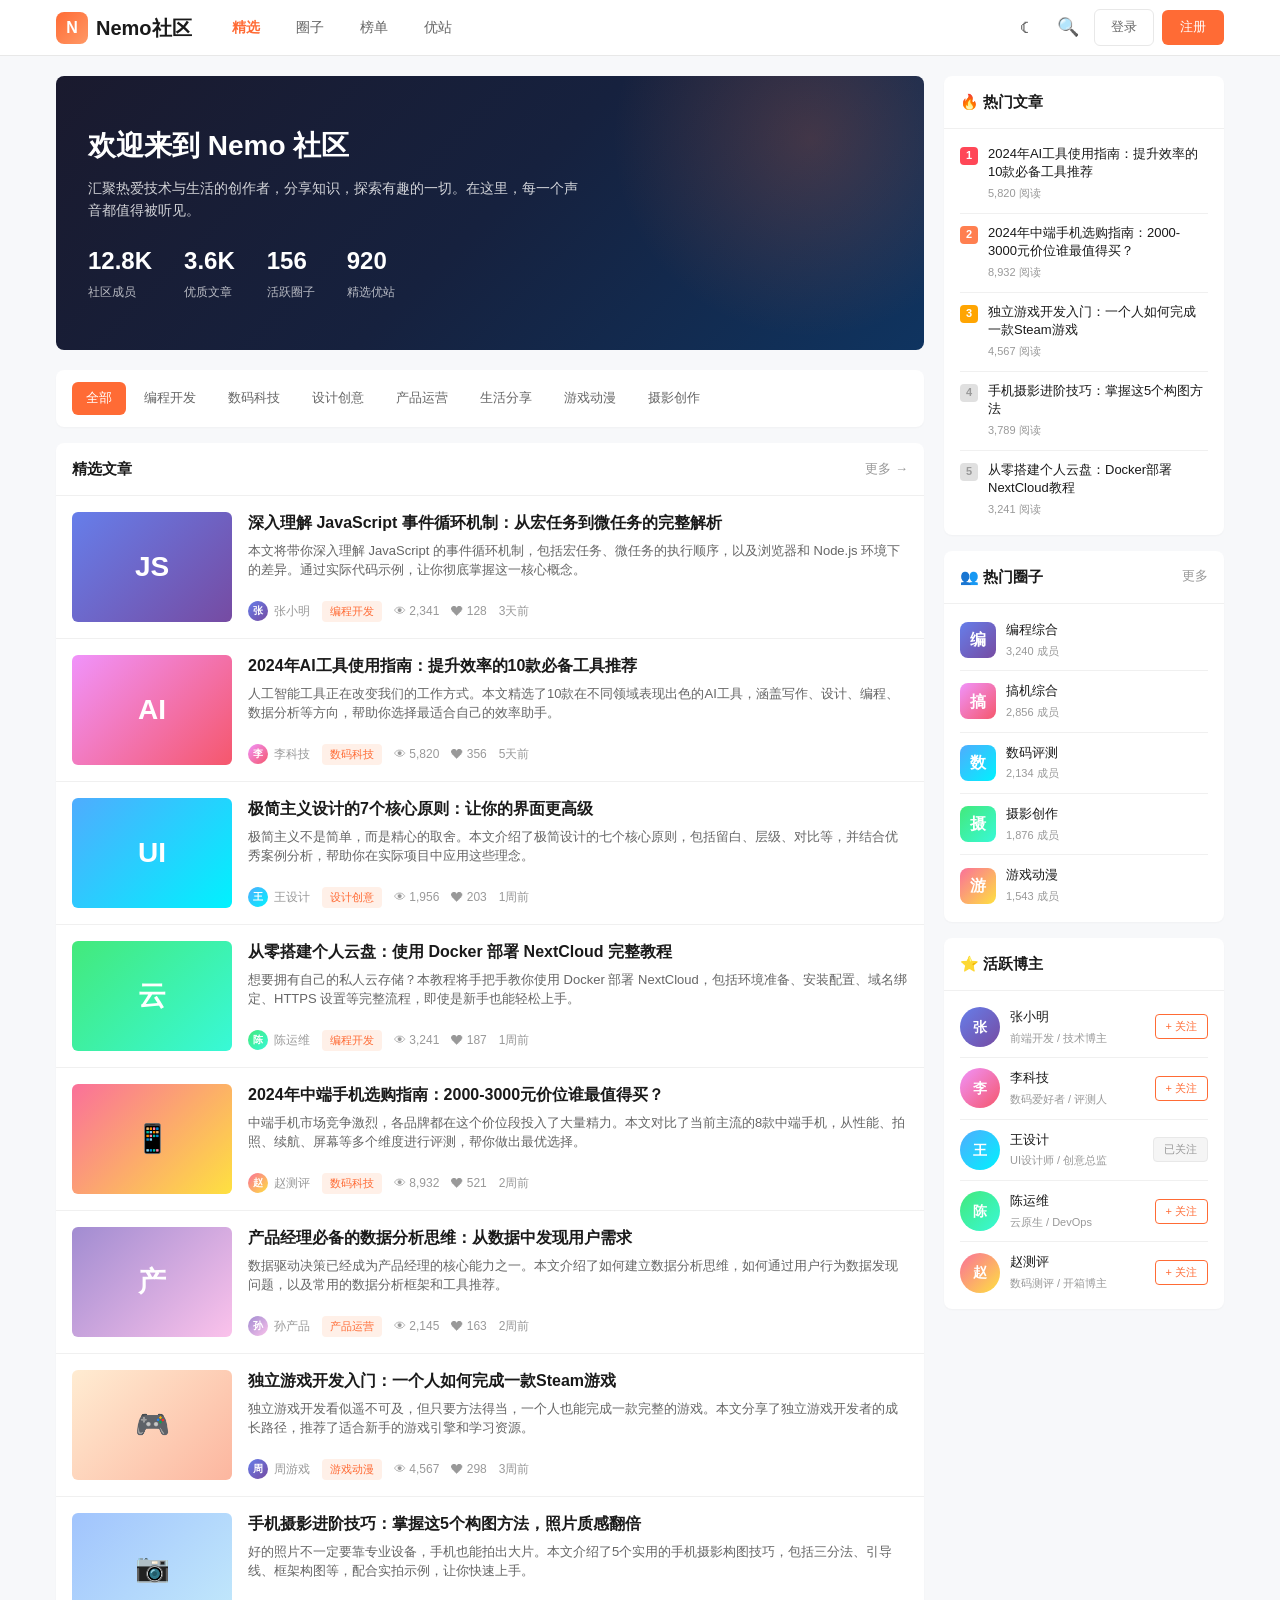
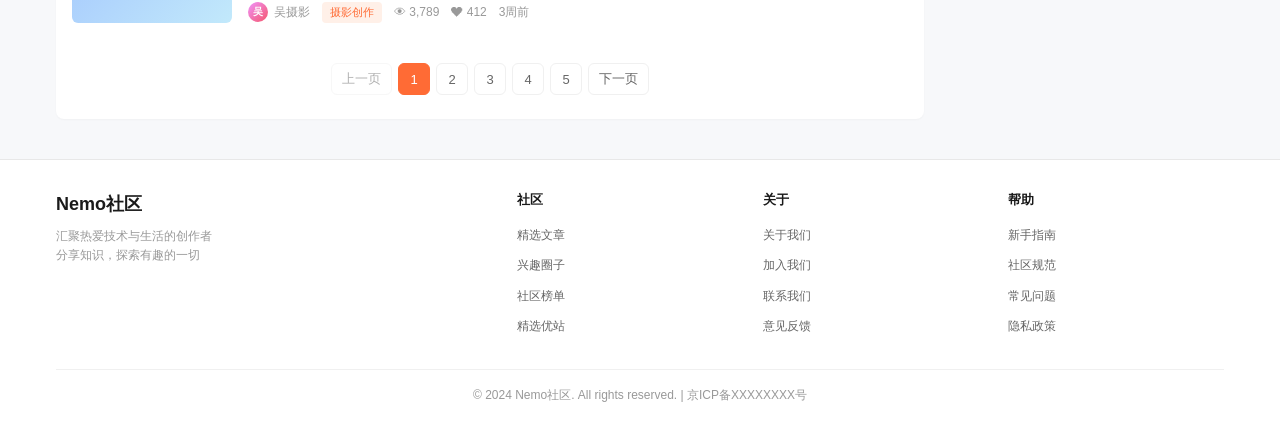
<file: index.html>
<!DOCTYPE html>
<html lang="zh-CN">
<head>
  <meta charset="UTF-8">
  <meta name="viewport" content="width=device-width, initial-scale=1.0">
  <title>Nemo社区 - 发现有趣的技术与生活</title>
  <link rel="stylesheet" href="css/style.css">
</head>
<body>
  <!-- 导航栏 -->
  <nav class="navbar">
    <div class="navbar-inner">
      <a href="index.html" class="logo">
        <div class="logo-icon">N</div>
        <span>Nemo社区</span>
      </a>
      <div class="nav-menu">
        <a href="index.html" class="active">精选</a>
        <a href="circles.html">圈子</a>
        <a href="ranking.html">榜单</a>
        <a href="sites.html">优站</a>
      </div>
      <div class="nav-actions">
        <button class="nav-icon-btn" id="theme-toggle" title="切换主题">☾</button>
        <button class="nav-icon-btn" title="搜索">🔍</button>
        <a href="login.html" class="btn-secondary">登录</a>
        <a href="register.html" class="btn-primary">注册</a>
        <button class="mobile-menu-btn" id="mobile-menu-btn">☰</button>
      </div>
    </div>
  </nav>

  <!-- 移动端菜单 -->
  <div class="mobile-menu" id="mobile-menu">
    <a href="index.html" class="active">精选</a>
    <a href="circles.html">圈子</a>
    <a href="ranking.html">榜单</a>
    <a href="sites.html">优站</a>
    <div class="auth-buttons">
      <a href="login.html" class="btn-secondary">登录</a>
      <a href="register.html" class="btn-primary">注册</a>
    </div>
  </div>

  <!-- 主内容区 -->
  <div class="main-wrapper">
    <div class="main-content">
      <!-- Banner -->
      <div class="banner">
        <h1>欢迎来到 Nemo 社区</h1>
        <p>汇聚热爱技术与生活的创作者，分享知识，探索有趣的一切。在这里，每一个声音都值得被听见。</p>
        <div class="banner-stats">
          <div class="banner-stat">
            <strong>12.8K</strong>
            <span>社区成员</span>
          </div>
          <div class="banner-stat">
            <strong>3.6K</strong>
            <span>优质文章</span>
          </div>
          <div class="banner-stat">
            <strong>156</strong>
            <span>活跃圈子</span>
          </div>
          <div class="banner-stat">
            <strong>920</strong>
            <span>精选优站</span>
          </div>
        </div>
      </div>

      <!-- 分类导航 -->
      <div class="category-nav">
        <a href="#" class="active">全部</a>
        <a href="#">编程开发</a>
        <a href="#">数码科技</a>
        <a href="#">设计创意</a>
        <a href="#">产品运营</a>
        <a href="#">生活分享</a>
        <a href="#">游戏动漫</a>
        <a href="#">摄影创作</a>
      </div>

      <!-- 文章列表 -->
      <div class="card">
        <div class="card-header">
          <span class="card-title">精选文章</span>
          <a href="#" class="card-more">更多 →</a>
        </div>
        <div class="article-list">
          <a href="post.html" class="article-item">
            <div class="article-cover gradient-1">JS</div>
            <div class="article-info">
              <h3 class="article-title">深入理解 JavaScript 事件循环机制：从宏任务到微任务的完整解析</h3>
              <p class="article-summary">本文将带你深入理解 JavaScript 的事件循环机制，包括宏任务、微任务的执行顺序，以及浏览器和 Node.js 环境下的差异。通过实际代码示例，让你彻底掌握这一核心概念。</p>
              <div class="article-meta">
                <span class="author">
                  <span class="avatar a1">张</span>
                  张小明
                </span>
                <span class="article-category">编程开发</span>
                <span class="views">2,341</span>
                <span class="likes">128</span>
                <span>3天前</span>
              </div>
            </div>
          </a>

          <a href="post.html" class="article-item">
            <div class="article-cover gradient-2">AI</div>
            <div class="article-info">
              <h3 class="article-title">2024年AI工具使用指南：提升效率的10款必备工具推荐</h3>
              <p class="article-summary">人工智能工具正在改变我们的工作方式。本文精选了10款在不同领域表现出色的AI工具，涵盖写作、设计、编程、数据分析等方向，帮助你选择最适合自己的效率助手。</p>
              <div class="article-meta">
                <span class="author">
                  <span class="avatar a2">李</span>
                  李科技
                </span>
                <span class="article-category">数码科技</span>
                <span class="views">5,820</span>
                <span class="likes">356</span>
                <span>5天前</span>
              </div>
            </div>
          </a>

          <a href="post.html" class="article-item">
            <div class="article-cover gradient-3">UI</div>
            <div class="article-info">
              <h3 class="article-title">极简主义设计的7个核心原则：让你的界面更高级</h3>
              <p class="article-summary">极简主义不是简单，而是精心的取舍。本文介绍了极简设计的七个核心原则，包括留白、层级、对比等，并结合优秀案例分析，帮助你在实际项目中应用这些理念。</p>
              <div class="article-meta">
                <span class="author">
                  <span class="avatar a3">王</span>
                  王设计
                </span>
                <span class="article-category">设计创意</span>
                <span class="views">1,956</span>
                <span class="likes">203</span>
                <span>1周前</span>
              </div>
            </div>
          </a>

          <a href="post.html" class="article-item">
            <div class="article-cover gradient-4">云</div>
            <div class="article-info">
              <h3 class="article-title">从零搭建个人云盘：使用 Docker 部署 NextCloud 完整教程</h3>
              <p class="article-summary">想要拥有自己的私人云存储？本教程将手把手教你使用 Docker 部署 NextCloud，包括环境准备、安装配置、域名绑定、HTTPS 设置等完整流程，即使是新手也能轻松上手。</p>
              <div class="article-meta">
                <span class="author">
                  <span class="avatar a4">陈</span>
                  陈运维
                </span>
                <span class="article-category">编程开发</span>
                <span class="views">3,241</span>
                <span class="likes">187</span>
                <span>1周前</span>
              </div>
            </div>
          </a>

          <a href="post.html" class="article-item">
            <div class="article-cover gradient-5">📱</div>
            <div class="article-info">
              <h3 class="article-title">2024年中端手机选购指南：2000-3000元价位谁最值得买？</h3>
              <p class="article-summary">中端手机市场竞争激烈，各品牌都在这个价位段投入了大量精力。本文对比了当前主流的8款中端手机，从性能、拍照、续航、屏幕等多个维度进行评测，帮你做出最优选择。</p>
              <div class="article-meta">
                <span class="author">
                  <span class="avatar a5">赵</span>
                  赵测评
                </span>
                <span class="article-category">数码科技</span>
                <span class="views">8,932</span>
                <span class="likes">521</span>
                <span>2周前</span>
              </div>
            </div>
          </a>

          <a href="post.html" class="article-item">
            <div class="article-cover gradient-6">产</div>
            <div class="article-info">
              <h3 class="article-title">产品经理必备的数据分析思维：从数据中发现用户需求</h3>
              <p class="article-summary">数据驱动决策已经成为产品经理的核心能力之一。本文介绍了如何建立数据分析思维，如何通过用户行为数据发现问题，以及常用的数据分析框架和工具推荐。</p>
              <div class="article-meta">
                <span class="author">
                  <span class="avatar a6">孙</span>
                  孙产品
                </span>
                <span class="article-category">产品运营</span>
                <span class="views">2,145</span>
                <span class="likes">163</span>
                <span>2周前</span>
              </div>
            </div>
          </a>

          <a href="post.html" class="article-item">
            <div class="article-cover gradient-7">🎮</div>
            <div class="article-info">
              <h3 class="article-title">独立游戏开发入门：一个人如何完成一款Steam游戏</h3>
              <p class="article-summary">独立游戏开发看似遥不可及，但只要方法得当，一个人也能完成一款完整的游戏。本文分享了独立游戏开发者的成长路径，推荐了适合新手的游戏引擎和学习资源。</p>
              <div class="article-meta">
                <span class="author">
                  <span class="avatar a1">周</span>
                  周游戏
                </span>
                <span class="article-category">游戏动漫</span>
                <span class="views">4,567</span>
                <span class="likes">298</span>
                <span>3周前</span>
              </div>
            </div>
          </a>

          <a href="post.html" class="article-item">
            <div class="article-cover gradient-8">📷</div>
            <div class="article-info">
              <h3 class="article-title">手机摄影进阶技巧：掌握这5个构图方法，照片质感翻倍</h3>
              <p class="article-summary">好的照片不一定要靠专业设备，手机也能拍出大片。本文介绍了5个实用的手机摄影构图技巧，包括三分法、引导线、框架构图等，配合实拍示例，让你快速上手。</p>
              <div class="article-meta">
                <span class="author">
                  <span class="avatar a2">吴</span>
                  吴摄影
                </span>
                <span class="article-category">摄影创作</span>
                <span class="views">3,789</span>
                <span class="likes">412</span>
                <span>3周前</span>
              </div>
            </div>
          </a>
        </div>

        <!-- 分页 -->
        <div class="pagination">
          <button class="page-btn" disabled>上一页</button>
          <button class="page-btn active">1</button>
          <button class="page-btn">2</button>
          <button class="page-btn">3</button>
          <button class="page-btn">4</button>
          <button class="page-btn">5</button>
          <button class="page-btn">下一页</button>
        </div>
      </div>
    </div>

    <!-- 侧边栏 -->
    <aside class="sidebar">
      <!-- 热门文章 -->
      <div class="card sidebar-card">
        <div class="card-header">
          <span class="card-title">🔥 热门文章</span>
        </div>
        <div class="card-body">
          <ul class="hot-article-list">
            <li>
              <span class="rank-num top1">1</span>
              <div>
                <a href="post.html" class="hot-article-title">2024年AI工具使用指南：提升效率的10款必备工具推荐</a>
                <div class="hot-article-views">5,820 阅读</div>
              </div>
            </li>
            <li>
              <span class="rank-num top2">2</span>
              <div>
                <a href="post.html" class="hot-article-title">2024年中端手机选购指南：2000-3000元价位谁最值得买？</a>
                <div class="hot-article-views">8,932 阅读</div>
              </div>
            </li>
            <li>
              <span class="rank-num top3">3</span>
              <div>
                <a href="post.html" class="hot-article-title">独立游戏开发入门：一个人如何完成一款Steam游戏</a>
                <div class="hot-article-views">4,567 阅读</div>
              </div>
            </li>
            <li>
              <span class="rank-num">4</span>
              <div>
                <a href="post.html" class="hot-article-title">手机摄影进阶技巧：掌握这5个构图方法</a>
                <div class="hot-article-views">3,789 阅读</div>
              </div>
            </li>
            <li>
              <span class="rank-num">5</span>
              <div>
                <a href="post.html" class="hot-article-title">从零搭建个人云盘：Docker部署NextCloud教程</a>
                <div class="hot-article-views">3,241 阅读</div>
              </div>
            </li>
          </ul>
        </div>
      </div>

      <!-- 热门圈子 -->
      <div class="card sidebar-card">
        <div class="card-header">
          <span class="card-title">👥 热门圈子</span>
          <a href="circles.html" class="card-more">更多</a>
        </div>
        <div class="card-body">
          <ul class="hot-circle-list">
            <li>
              <div class="circle-icon-sm c1">编</div>
              <div class="circle-info-sm">
                <div class="circle-name-sm">编程综合</div>
                <div class="circle-members-sm">3,240 成员</div>
              </div>
            </li>
            <li>
              <div class="circle-icon-sm c2">搞</div>
              <div class="circle-info-sm">
                <div class="circle-name-sm">搞机综合</div>
                <div class="circle-members-sm">2,856 成员</div>
              </div>
            </li>
            <li>
              <div class="circle-icon-sm c3">数</div>
              <div class="circle-info-sm">
                <div class="circle-name-sm">数码评测</div>
                <div class="circle-members-sm">2,134 成员</div>
              </div>
            </li>
            <li>
              <div class="circle-icon-sm c4">摄</div>
              <div class="circle-info-sm">
                <div class="circle-name-sm">摄影创作</div>
                <div class="circle-members-sm">1,876 成员</div>
              </div>
            </li>
            <li>
              <div class="circle-icon-sm c5">游</div>
              <div class="circle-info-sm">
                <div class="circle-name-sm">游戏动漫</div>
                <div class="circle-members-sm">1,543 成员</div>
              </div>
            </li>
          </ul>
        </div>
      </div>

      <!-- 活跃博主 -->
      <div class="card sidebar-card">
        <div class="card-header">
          <span class="card-title">⭐ 活跃博主</span>
        </div>
        <div class="card-body">
          <ul class="active-blogger-list">
            <li>
              <span class="avatar lg a1">张</span>
              <div class="blogger-info">
                <div class="blogger-name">张小明</div>
                <div class="blogger-desc">前端开发 / 技术博主</div>
              </div>
              <button class="btn-follow">+ 关注</button>
            </li>
            <li>
              <span class="avatar lg a2">李</span>
              <div class="blogger-info">
                <div class="blogger-name">李科技</div>
                <div class="blogger-desc">数码爱好者 / 评测人</div>
              </div>
              <button class="btn-follow">+ 关注</button>
            </li>
            <li>
              <span class="avatar lg a3">王</span>
              <div class="blogger-info">
                <div class="blogger-name">王设计</div>
                <div class="blogger-desc">UI设计师 / 创意总监</div>
              </div>
              <button class="btn-follow followed">已关注</button>
            </li>
            <li>
              <span class="avatar lg a4">陈</span>
              <div class="blogger-info">
                <div class="blogger-name">陈运维</div>
                <div class="blogger-desc">云原生 / DevOps</div>
              </div>
              <button class="btn-follow">+ 关注</button>
            </li>
            <li>
              <span class="avatar lg a5">赵</span>
              <div class="blogger-info">
                <div class="blogger-name">赵测评</div>
                <div class="blogger-desc">数码测评 / 开箱博主</div>
              </div>
              <button class="btn-follow">+ 关注</button>
            </li>
          </ul>
        </div>
      </div>
    </aside>
  </div>

  <!-- 页脚 -->
  <footer class="footer">
    <div class="footer-inner">
      <div class="footer-top">
        <div class="footer-brand">
          <h3>Nemo社区</h3>
          <p>汇聚热爱技术与生活的创作者<br>分享知识，探索有趣的一切</p>
        </div>
        <div class="footer-col">
          <h4>社区</h4>
          <ul>
            <li><a href="index.html">精选文章</a></li>
            <li><a href="circles.html">兴趣圈子</a></li>
            <li><a href="ranking.html">社区榜单</a></li>
            <li><a href="sites.html">精选优站</a></li>
          </ul>
        </div>
        <div class="footer-col">
          <h4>关于</h4>
          <ul>
            <li><a href="#">关于我们</a></li>
            <li><a href="#">加入我们</a></li>
            <li><a href="#">联系我们</a></li>
            <li><a href="#">意见反馈</a></li>
          </ul>
        </div>
        <div class="footer-col">
          <h4>帮助</h4>
          <ul>
            <li><a href="#">新手指南</a></li>
            <li><a href="#">社区规范</a></li>
            <li><a href="#">常见问题</a></li>
            <li><a href="#">隐私政策</a></li>
          </ul>
        </div>
      </div>
      <div class="footer-bottom">
        <p>© 2024 Nemo社区. All rights reserved. | <a href="#">京ICP备XXXXXXXX号</a></p>
      </div>
    </div>
  </footer>

  <script src="js/main.js"></script>
</body>
</html>
</file>
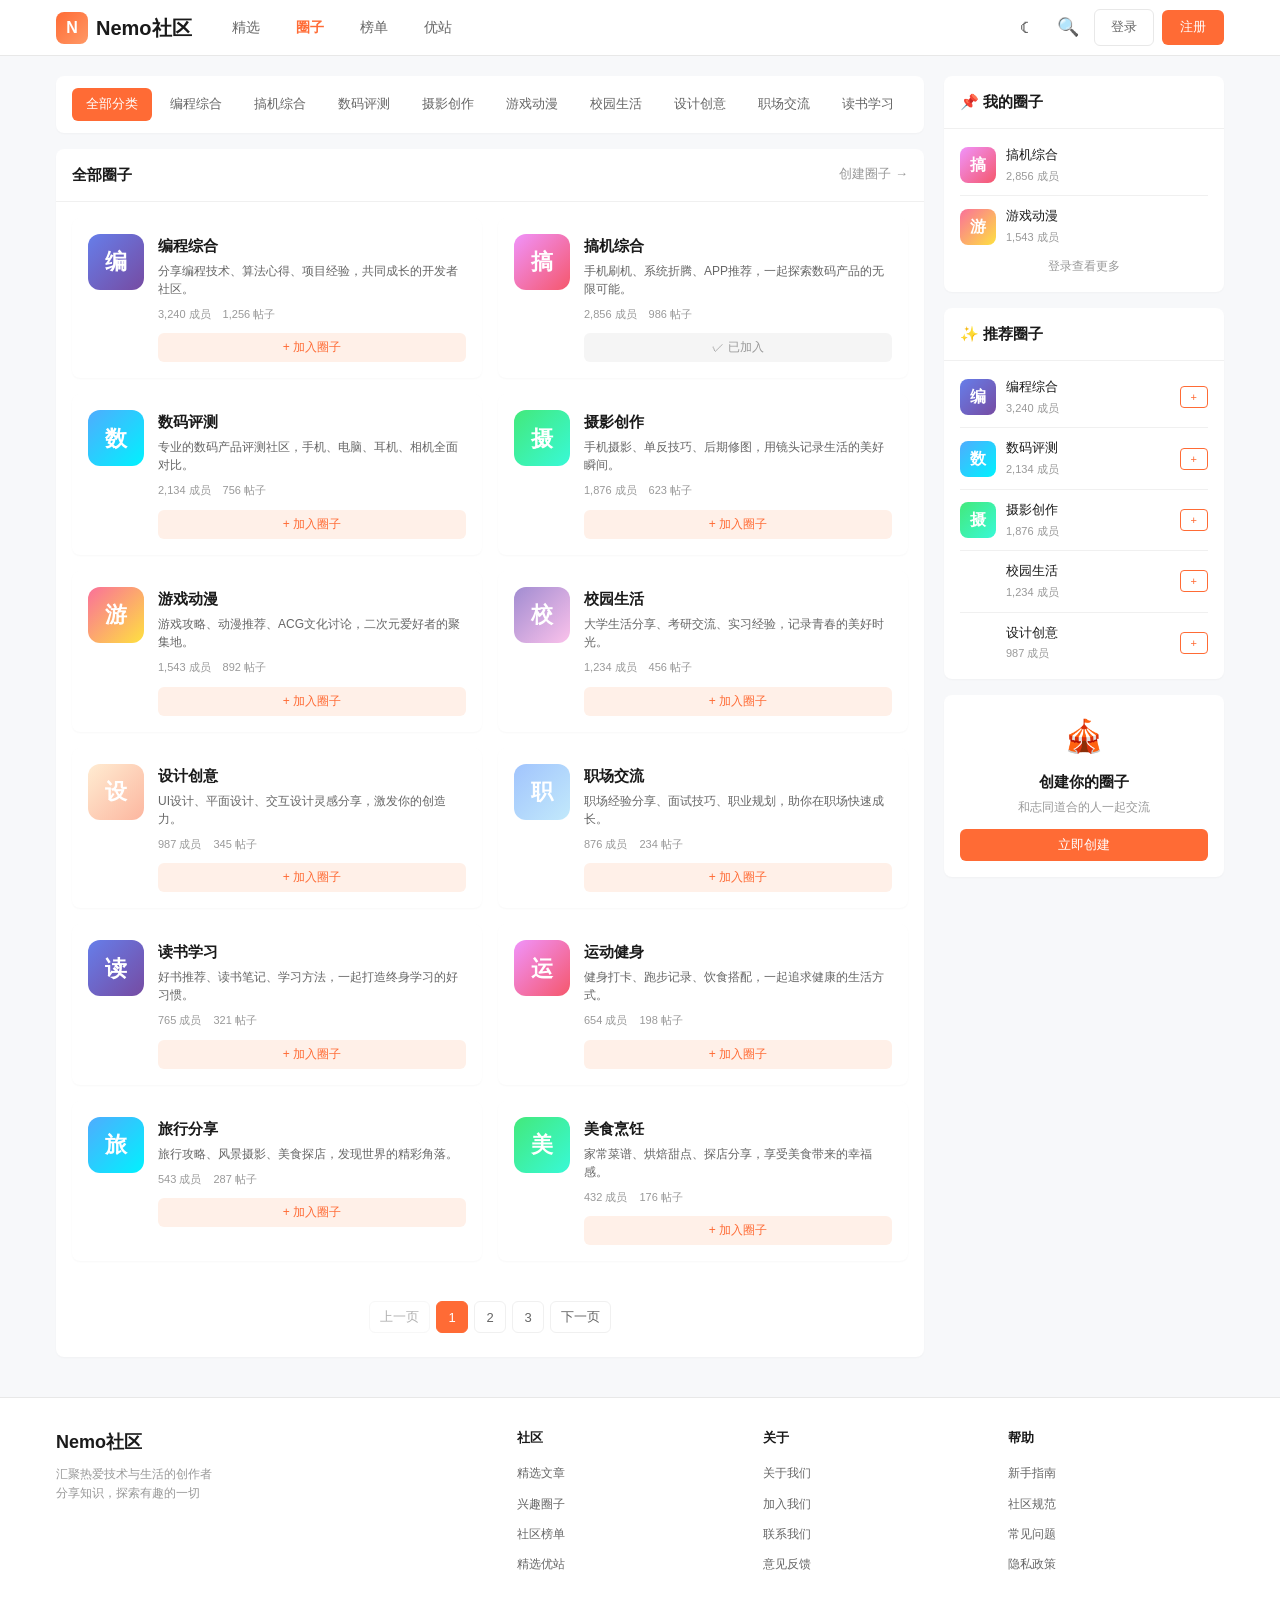
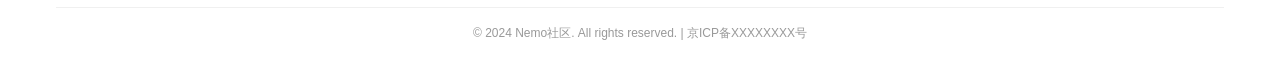
<file: circles.html>
<!DOCTYPE html>
<html lang="zh-CN">
<head>
  <meta charset="UTF-8">
  <meta name="viewport" content="width=device-width, initial-scale=1.0">
  <title>圈子 - Nemo社区</title>
  <link rel="stylesheet" href="css/style.css">
</head>
<body>
  <!-- 导航栏 -->
  <nav class="navbar">
    <div class="navbar-inner">
      <a href="index.html" class="logo">
        <div class="logo-icon">N</div>
        <span>Nemo社区</span>
      </a>
      <div class="nav-menu">
        <a href="index.html">精选</a>
        <a href="circles.html" class="active">圈子</a>
        <a href="ranking.html">榜单</a>
        <a href="sites.html">优站</a>
      </div>
      <div class="nav-actions">
        <button class="nav-icon-btn" id="theme-toggle" title="切换主题">☾</button>
        <button class="nav-icon-btn" title="搜索">🔍</button>
        <a href="login.html" class="btn-secondary">登录</a>
        <a href="register.html" class="btn-primary">注册</a>
        <button class="mobile-menu-btn" id="mobile-menu-btn">☰</button>
      </div>
    </div>
  </nav>

  <!-- 移动端菜单 -->
  <div class="mobile-menu" id="mobile-menu">
    <a href="index.html">精选</a>
    <a href="circles.html" class="active">圈子</a>
    <a href="ranking.html">榜单</a>
    <a href="sites.html">优站</a>
    <div class="auth-buttons">
      <a href="login.html" class="btn-secondary">登录</a>
      <a href="register.html" class="btn-primary">注册</a>
    </div>
  </div>

  <!-- 主内容区 -->
  <div class="main-wrapper">
    <div class="main-content">
      <!-- 分类导航 -->
      <div class="category-nav">
        <a href="#" class="active">全部分类</a>
        <a href="#">编程综合</a>
        <a href="#">搞机综合</a>
        <a href="#">数码评测</a>
        <a href="#">摄影创作</a>
        <a href="#">游戏动漫</a>
        <a href="#">校园生活</a>
        <a href="#">设计创意</a>
        <a href="#">职场交流</a>
        <a href="#">读书学习</a>
      </div>

      <!-- 圈子列表 -->
      <div class="card">
        <div class="card-header">
          <span class="card-title">全部圈子</span>
          <a href="#" class="card-more">创建圈子 →</a>
        </div>
        <div class="card-body">
          <div class="circle-grid">
            <a href="#" class="circle-card">
              <div class="circle-icon-lg c1">编</div>
              <div class="circle-content">
                <h3 class="circle-name">编程综合</h3>
                <p class="circle-desc">分享编程技术、算法心得、项目经验，共同成长的开发者社区。</p>
                <div class="circle-stats">
                  <span>3,240 成员</span>
                  <span>1,256 帖子</span>
                </div>
                <button class="circle-join-btn">+ 加入圈子</button>
              </div>
            </a>

            <a href="#" class="circle-card">
              <div class="circle-icon-lg c2">搞</div>
              <div class="circle-content">
                <h3 class="circle-name">搞机综合</h3>
                <p class="circle-desc">手机刷机、系统折腾、APP推荐，一起探索数码产品的无限可能。</p>
                <div class="circle-stats">
                  <span>2,856 成员</span>
                  <span>986 帖子</span>
                </div>
                <button class="circle-join-btn joined">✓ 已加入</button>
              </div>
            </a>

            <a href="#" class="circle-card">
              <div class="circle-icon-lg c3">数</div>
              <div class="circle-content">
                <h3 class="circle-name">数码评测</h3>
                <p class="circle-desc">专业的数码产品评测社区，手机、电脑、耳机、相机全面对比。</p>
                <div class="circle-stats">
                  <span>2,134 成员</span>
                  <span>756 帖子</span>
                </div>
                <button class="circle-join-btn">+ 加入圈子</button>
              </div>
            </a>

            <a href="#" class="circle-card">
              <div class="circle-icon-lg c4">摄</div>
              <div class="circle-content">
                <h3 class="circle-name">摄影创作</h3>
                <p class="circle-desc">手机摄影、单反技巧、后期修图，用镜头记录生活的美好瞬间。</p>
                <div class="circle-stats">
                  <span>1,876 成员</span>
                  <span>623 帖子</span>
                </div>
                <button class="circle-join-btn">+ 加入圈子</button>
              </div>
            </a>

            <a href="#" class="circle-card">
              <div class="circle-icon-lg c5">游</div>
              <div class="circle-content">
                <h3 class="circle-name">游戏动漫</h3>
                <p class="circle-desc">游戏攻略、动漫推荐、ACG文化讨论，二次元爱好者的聚集地。</p>
                <div class="circle-stats">
                  <span>1,543 成员</span>
                  <span>892 帖子</span>
                </div>
                <button class="circle-join-btn">+ 加入圈子</button>
              </div>
            </a>

            <a href="#" class="circle-card">
              <div class="circle-icon-lg c6">校</div>
              <div class="circle-content">
                <h3 class="circle-name">校园生活</h3>
                <p class="circle-desc">大学生活分享、考研交流、实习经验，记录青春的美好时光。</p>
                <div class="circle-stats">
                  <span>1,234 成员</span>
                  <span>456 帖子</span>
                </div>
                <button class="circle-join-btn">+ 加入圈子</button>
              </div>
            </a>

            <a href="#" class="circle-card">
              <div class="circle-icon-lg c7">设</div>
              <div class="circle-content">
                <h3 class="circle-name">设计创意</h3>
                <p class="circle-desc">UI设计、平面设计、交互设计灵感分享，激发你的创造力。</p>
                <div class="circle-stats">
                  <span>987 成员</span>
                  <span>345 帖子</span>
                </div>
                <button class="circle-join-btn">+ 加入圈子</button>
              </div>
            </a>

            <a href="#" class="circle-card">
              <div class="circle-icon-lg c8">职</div>
              <div class="circle-content">
                <h3 class="circle-name">职场交流</h3>
                <p class="circle-desc">职场经验分享、面试技巧、职业规划，助你在职场快速成长。</p>
                <div class="circle-stats">
                  <span>876 成员</span>
                  <span>234 帖子</span>
                </div>
                <button class="circle-join-btn">+ 加入圈子</button>
              </div>
            </a>

            <a href="#" class="circle-card">
              <div class="circle-icon-lg c1">读</div>
              <div class="circle-content">
                <h3 class="circle-name">读书学习</h3>
                <p class="circle-desc">好书推荐、读书笔记、学习方法，一起打造终身学习的好习惯。</p>
                <div class="circle-stats">
                  <span>765 成员</span>
                  <span>321 帖子</span>
                </div>
                <button class="circle-join-btn">+ 加入圈子</button>
              </div>
            </a>

            <a href="#" class="circle-card">
              <div class="circle-icon-lg c2">运</div>
              <div class="circle-content">
                <h3 class="circle-name">运动健身</h3>
                <p class="circle-desc">健身打卡、跑步记录、饮食搭配，一起追求健康的生活方式。</p>
                <div class="circle-stats">
                  <span>654 成员</span>
                  <span>198 帖子</span>
                </div>
                <button class="circle-join-btn">+ 加入圈子</button>
              </div>
            </a>

            <a href="#" class="circle-card">
              <div class="circle-icon-lg c3">旅</div>
              <div class="circle-content">
                <h3 class="circle-name">旅行分享</h3>
                <p class="circle-desc">旅行攻略、风景摄影、美食探店，发现世界的精彩角落。</p>
                <div class="circle-stats">
                  <span>543 成员</span>
                  <span>287 帖子</span>
                </div>
                <button class="circle-join-btn">+ 加入圈子</button>
              </div>
            </a>

            <a href="#" class="circle-card">
              <div class="circle-icon-lg c4">美</div>
              <div class="circle-content">
                <h3 class="circle-name">美食烹饪</h3>
                <p class="circle-desc">家常菜谱、烘焙甜点、探店分享，享受美食带来的幸福感。</p>
                <div class="circle-stats">
                  <span>432 成员</span>
                  <span>176 帖子</span>
                </div>
                <button class="circle-join-btn">+ 加入圈子</button>
              </div>
            </a>
          </div>
        </div>

        <!-- 分页 -->
        <div class="pagination">
          <button class="page-btn" disabled>上一页</button>
          <button class="page-btn active">1</button>
          <button class="page-btn">2</button>
          <button class="page-btn">3</button>
          <button class="page-btn">下一页</button>
        </div>
      </div>
    </div>

    <!-- 侧边栏 -->
    <aside class="sidebar">
      <!-- 我的圈子 -->
      <div class="card sidebar-card">
        <div class="card-header">
          <span class="card-title">📌 我的圈子</span>
        </div>
        <div class="card-body">
          <ul class="hot-circle-list">
            <li>
              <div class="circle-icon-sm c2">搞</div>
              <div class="circle-info-sm">
                <div class="circle-name-sm">搞机综合</div>
                <div class="circle-members-sm">2,856 成员</div>
              </div>
            </li>
            <li>
              <div class="circle-icon-sm c5">游</div>
              <div class="circle-info-sm">
                <div class="circle-name-sm">游戏动漫</div>
                <div class="circle-members-sm">1,543 成员</div>
              </div>
            </li>
          </ul>
          <p style="text-align: center; color: var(--text-tertiary); font-size: 12px; margin-top: 10px;">登录查看更多</p>
        </div>
      </div>

      <!-- 推荐圈子 -->
      <div class="card sidebar-card">
        <div class="card-header">
          <span class="card-title">✨ 推荐圈子</span>
        </div>
        <div class="card-body">
          <ul class="hot-circle-list">
            <li>
              <div class="circle-icon-sm c1">编</div>
              <div class="circle-info-sm">
                <div class="circle-name-sm">编程综合</div>
                <div class="circle-members-sm">3,240 成员</div>
              </div>
              <button class="btn-follow">+</button>
            </li>
            <li>
              <div class="circle-icon-sm c3">数</div>
              <div class="circle-info-sm">
                <div class="circle-name-sm">数码评测</div>
                <div class="circle-members-sm">2,134 成员</div>
              </div>
              <button class="btn-follow">+</button>
            </li>
            <li>
              <div class="circle-icon-sm c4">摄</div>
              <div class="circle-info-sm">
                <div class="circle-name-sm">摄影创作</div>
                <div class="circle-members-sm">1,876 成员</div>
              </div>
              <button class="btn-follow">+</button>
            </li>
            <li>
              <div class="circle-icon-sm c6">校</div>
              <div class="circle-info-sm">
                <div class="circle-name-sm">校园生活</div>
                <div class="circle-members-sm">1,234 成员</div>
              </div>
              <button class="btn-follow">+</button>
            </li>
            <li>
              <div class="circle-icon-sm c7">设</div>
              <div class="circle-info-sm">
                <div class="circle-name-sm">设计创意</div>
                <div class="circle-members-sm">987 成员</div>
              </div>
              <button class="btn-follow">+</button>
            </li>
          </ul>
        </div>
      </div>

      <!-- 创建圈子 -->
      <div class="card sidebar-card">
        <div class="card-body" style="text-align: center;">
          <div style="font-size: 32px; margin-bottom: 8px;">🎪</div>
          <h3 style="font-size: 15px; color: var(--text-primary); margin-bottom: 4px;">创建你的圈子</h3>
          <p style="font-size: 12px; color: var(--text-tertiary); margin-bottom: 12px;">和志同道合的人一起交流</p>
          <button class="btn-primary" style="width: 100%;">立即创建</button>
        </div>
      </div>
    </aside>
  </div>

  <!-- 页脚 -->
  <footer class="footer">
    <div class="footer-inner">
      <div class="footer-top">
        <div class="footer-brand">
          <h3>Nemo社区</h3>
          <p>汇聚热爱技术与生活的创作者<br>分享知识，探索有趣的一切</p>
        </div>
        <div class="footer-col">
          <h4>社区</h4>
          <ul>
            <li><a href="index.html">精选文章</a></li>
            <li><a href="circles.html">兴趣圈子</a></li>
            <li><a href="ranking.html">社区榜单</a></li>
            <li><a href="sites.html">精选优站</a></li>
          </ul>
        </div>
        <div class="footer-col">
          <h4>关于</h4>
          <ul>
            <li><a href="#">关于我们</a></li>
            <li><a href="#">加入我们</a></li>
            <li><a href="#">联系我们</a></li>
            <li><a href="#">意见反馈</a></li>
          </ul>
        </div>
        <div class="footer-col">
          <h4>帮助</h4>
          <ul>
            <li><a href="#">新手指南</a></li>
            <li><a href="#">社区规范</a></li>
            <li><a href="#">常见问题</a></li>
            <li><a href="#">隐私政策</a></li>
          </ul>
        </div>
      </div>
      <div class="footer-bottom">
        <p>© 2024 Nemo社区. All rights reserved. | <a href="#">京ICP备XXXXXXXX号</a></p>
      </div>
    </div>
  </footer>

  <script src="js/main.js"></script>
</body>
</html>
</file>
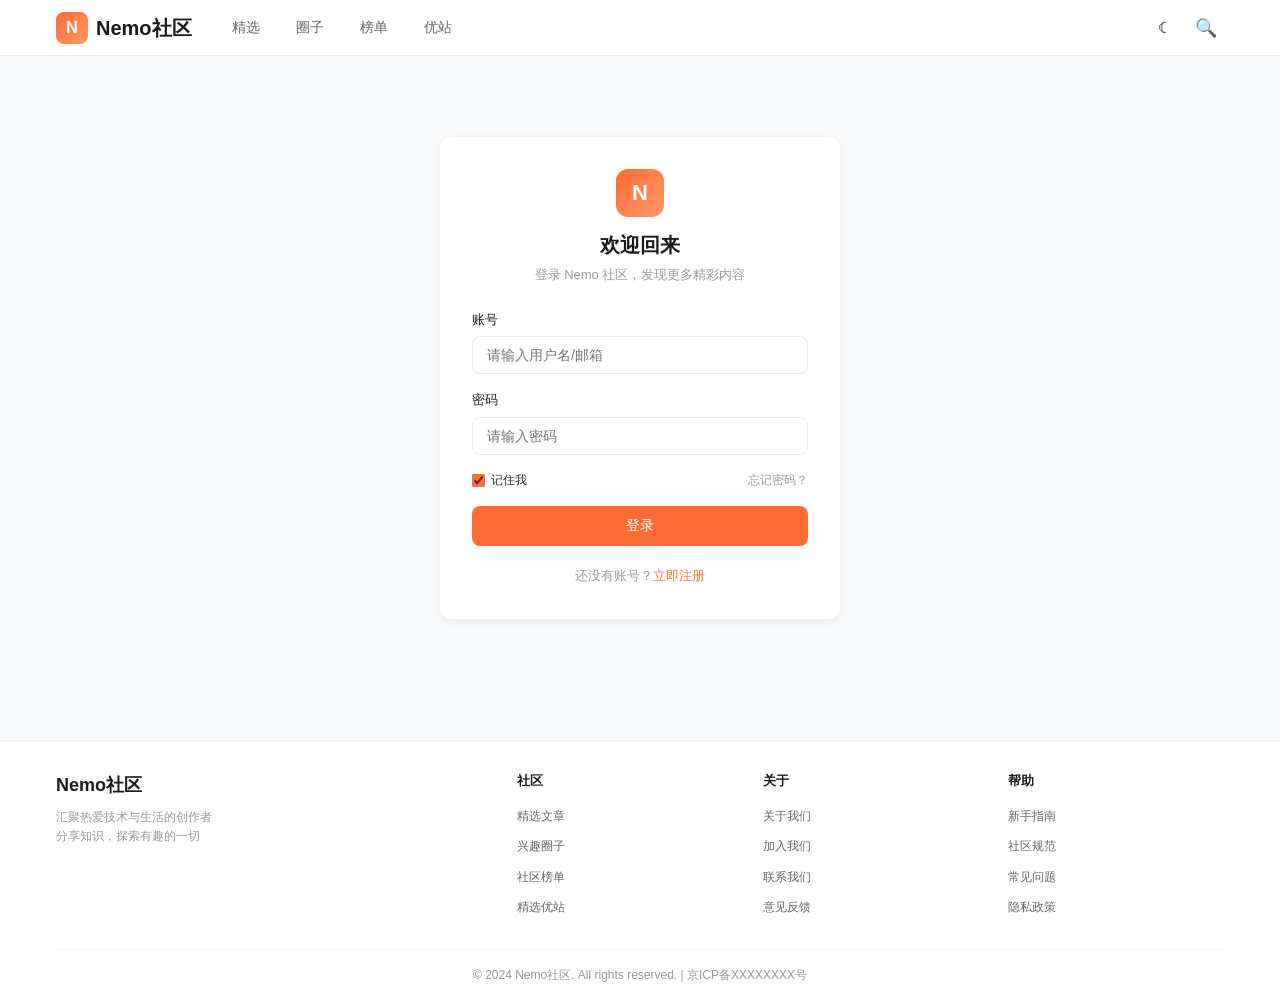
<file: login.html>
<!DOCTYPE html>
<html lang="zh-CN">
<head>
  <meta charset="UTF-8">
  <meta name="viewport" content="width=device-width, initial-scale=1.0">
  <title>登录 - Nemo社区</title>
  <link rel="stylesheet" href="css/style.css">
</head>
<body>
  <!-- 导航栏 -->
  <nav class="navbar">
    <div class="navbar-inner">
      <a href="index.html" class="logo">
        <div class="logo-icon">N</div>
        <span>Nemo社区</span>
      </a>
      <div class="nav-menu">
        <a href="index.html">精选</a>
        <a href="circles.html">圈子</a>
        <a href="ranking.html">榜单</a>
        <a href="sites.html">优站</a>
      </div>
      <div class="nav-actions">
        <button class="nav-icon-btn" id="theme-toggle" title="切换主题">☾</button>
        <button class="nav-icon-btn" title="搜索">🔍</button>
        <button class="mobile-menu-btn" id="mobile-menu-btn">☰</button>
      </div>
    </div>
  </nav>

  <!-- 移动端菜单 -->
  <div class="mobile-menu" id="mobile-menu">
    <a href="index.html">精选</a>
    <a href="circles.html">圈子</a>
    <a href="ranking.html">榜单</a>
    <a href="sites.html">优站</a>
  </div>

  <!-- 登录卡片 -->
  <div class="auth-page">
    <div class="auth-card">
      <div class="auth-logo">
        <div class="logo-icon">N</div>
        <h2>欢迎回来</h2>
        <p>登录 Nemo 社区，发现更多精彩内容</p>
      </div>

      <form onsubmit="event.preventDefault();">
        <div class="form-group">
          <label for="username">账号</label>
          <input type="text" id="username" class="form-input" placeholder="请输入用户名/邮箱" autocomplete="username">
        </div>

        <div class="form-group">
          <label for="password">密码</label>
          <input type="password" id="password" class="form-input" placeholder="请输入密码" autocomplete="current-password">
        </div>

        <div class="form-row">
          <label style="display: flex; align-items: center; gap: 6px; cursor: pointer;">
            <input type="checkbox" checked style="accent-color: var(--primary);">
            <span>记住我</span>
          </label>
          <a href="#">忘记密码？</a>
        </div>

        <button type="submit" class="auth-submit-btn">登录</button>
      </form>

      <div class="auth-footer">
        还没有账号？<a href="register.html">立即注册</a>
      </div>
    </div>
  </div>

  <!-- 页脚 -->
  <footer class="footer">
    <div class="footer-inner">
      <div class="footer-top">
        <div class="footer-brand">
          <h3>Nemo社区</h3>
          <p>汇聚热爱技术与生活的创作者<br>分享知识，探索有趣的一切</p>
        </div>
        <div class="footer-col">
          <h4>社区</h4>
          <ul>
            <li><a href="index.html">精选文章</a></li>
            <li><a href="circles.html">兴趣圈子</a></li>
            <li><a href="ranking.html">社区榜单</a></li>
            <li><a href="sites.html">精选优站</a></li>
          </ul>
        </div>
        <div class="footer-col">
          <h4>关于</h4>
          <ul>
            <li><a href="#">关于我们</a></li>
            <li><a href="#">加入我们</a></li>
            <li><a href="#">联系我们</a></li>
            <li><a href="#">意见反馈</a></li>
          </ul>
        </div>
        <div class="footer-col">
          <h4>帮助</h4>
          <ul>
            <li><a href="#">新手指南</a></li>
            <li><a href="#">社区规范</a></li>
            <li><a href="#">常见问题</a></li>
            <li><a href="#">隐私政策</a></li>
          </ul>
        </div>
      </div>
      <div class="footer-bottom">
        <p>© 2024 Nemo社区. All rights reserved. | <a href="#">京ICP备XXXXXXXX号</a></p>
      </div>
    </div>
  </footer>

  <script src="js/main.js"></script>
</body>
</html>
</file>
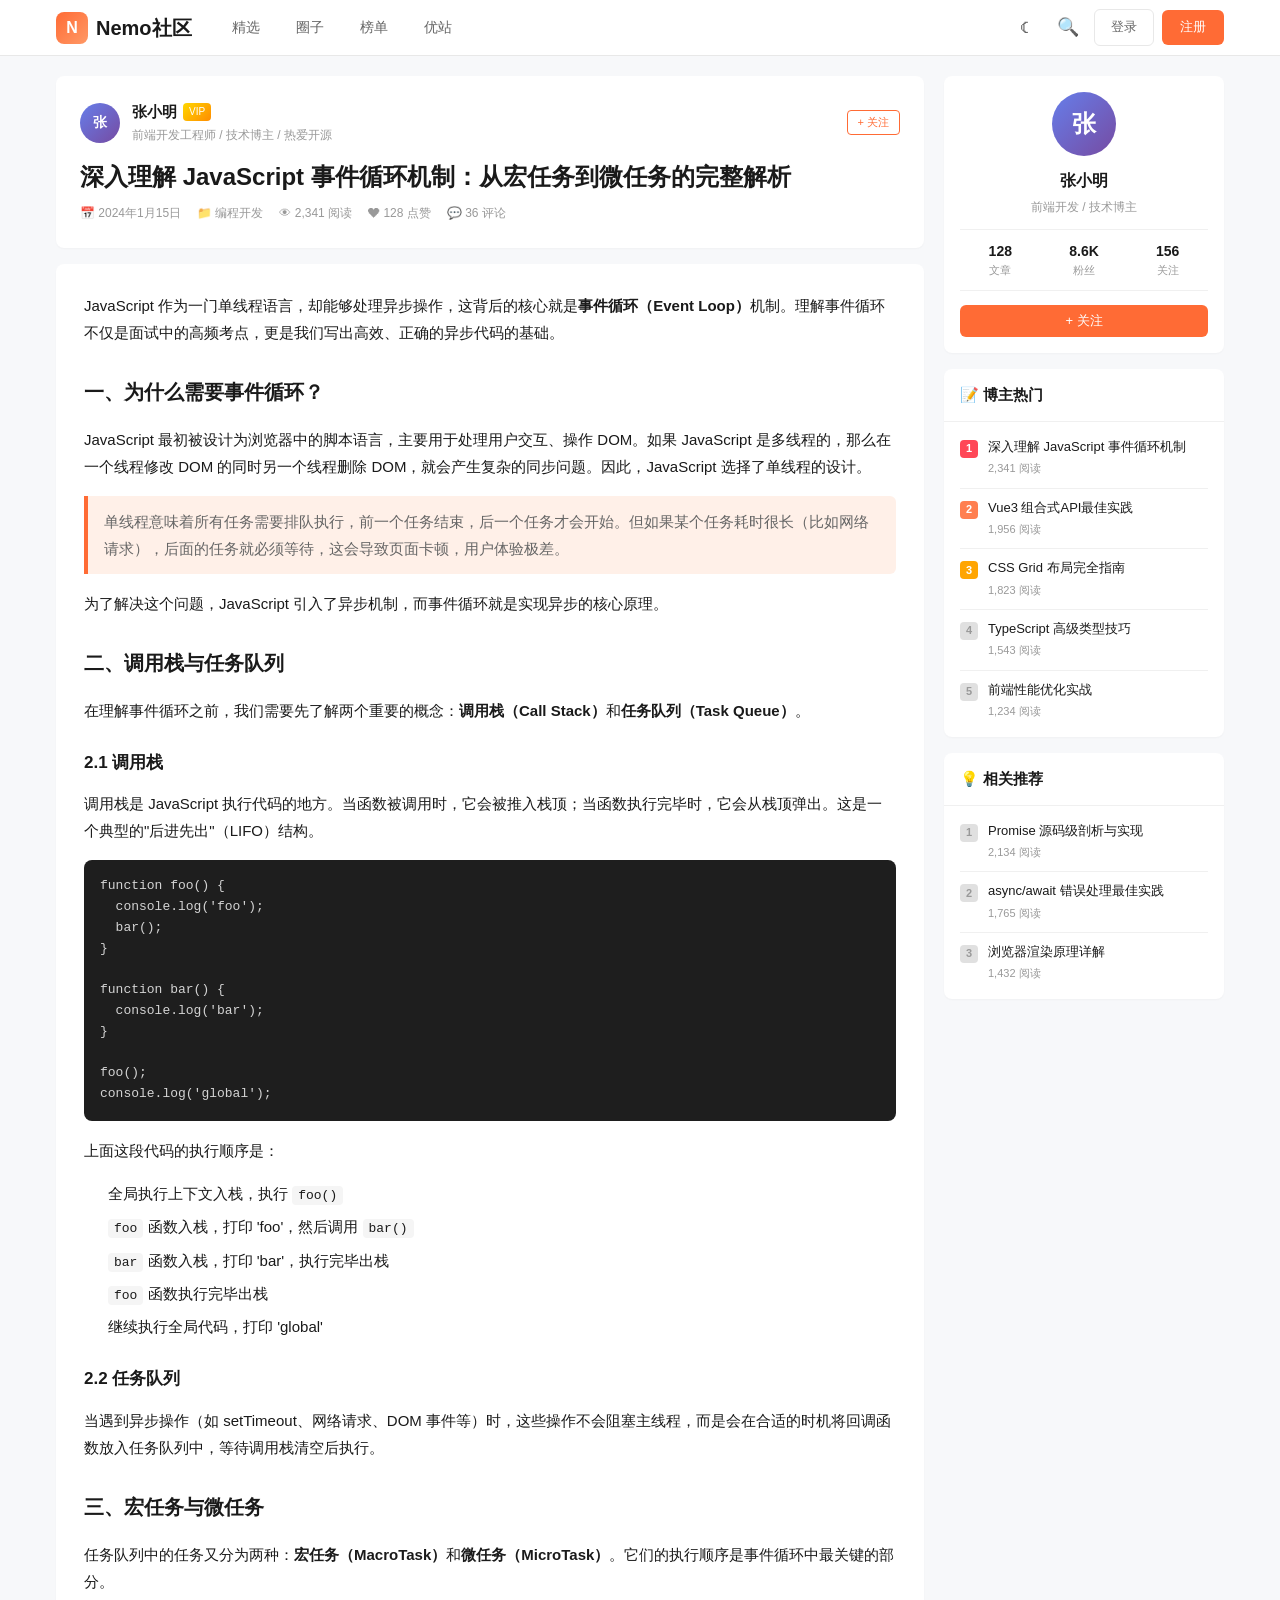
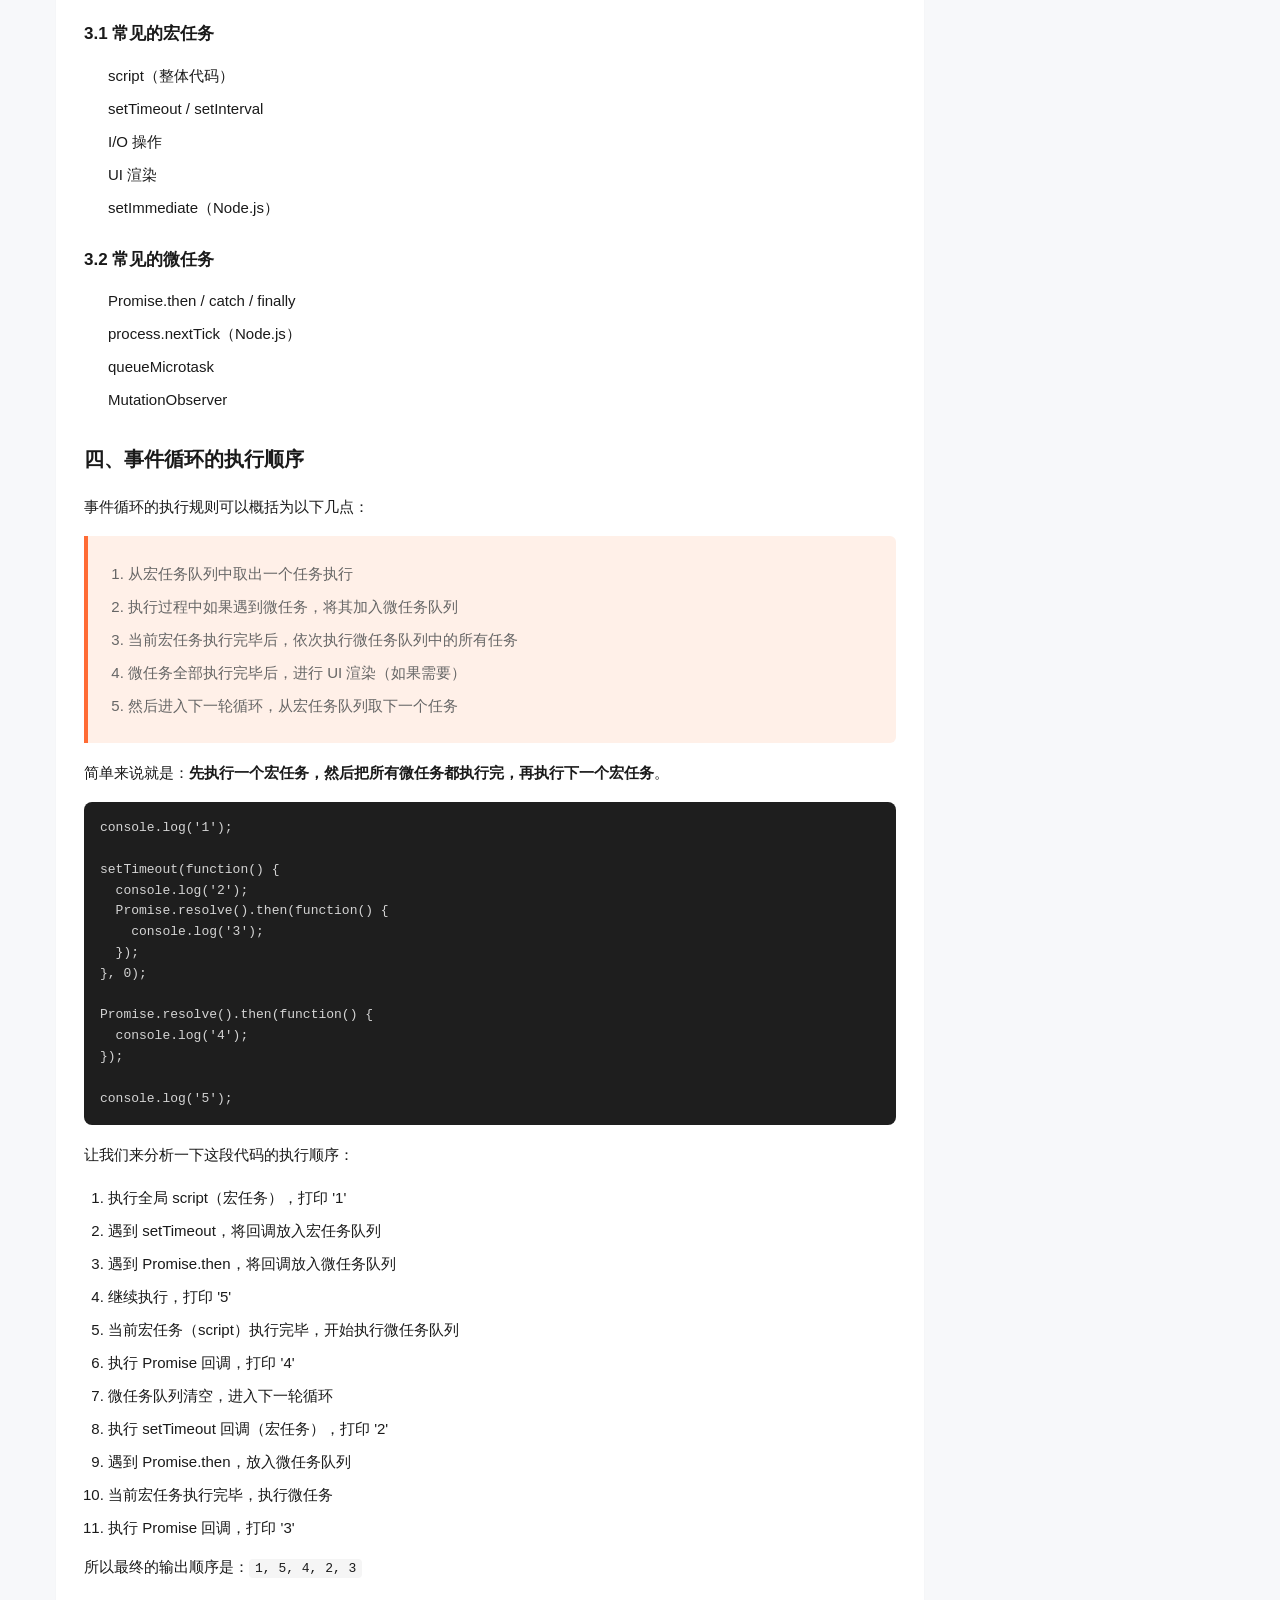
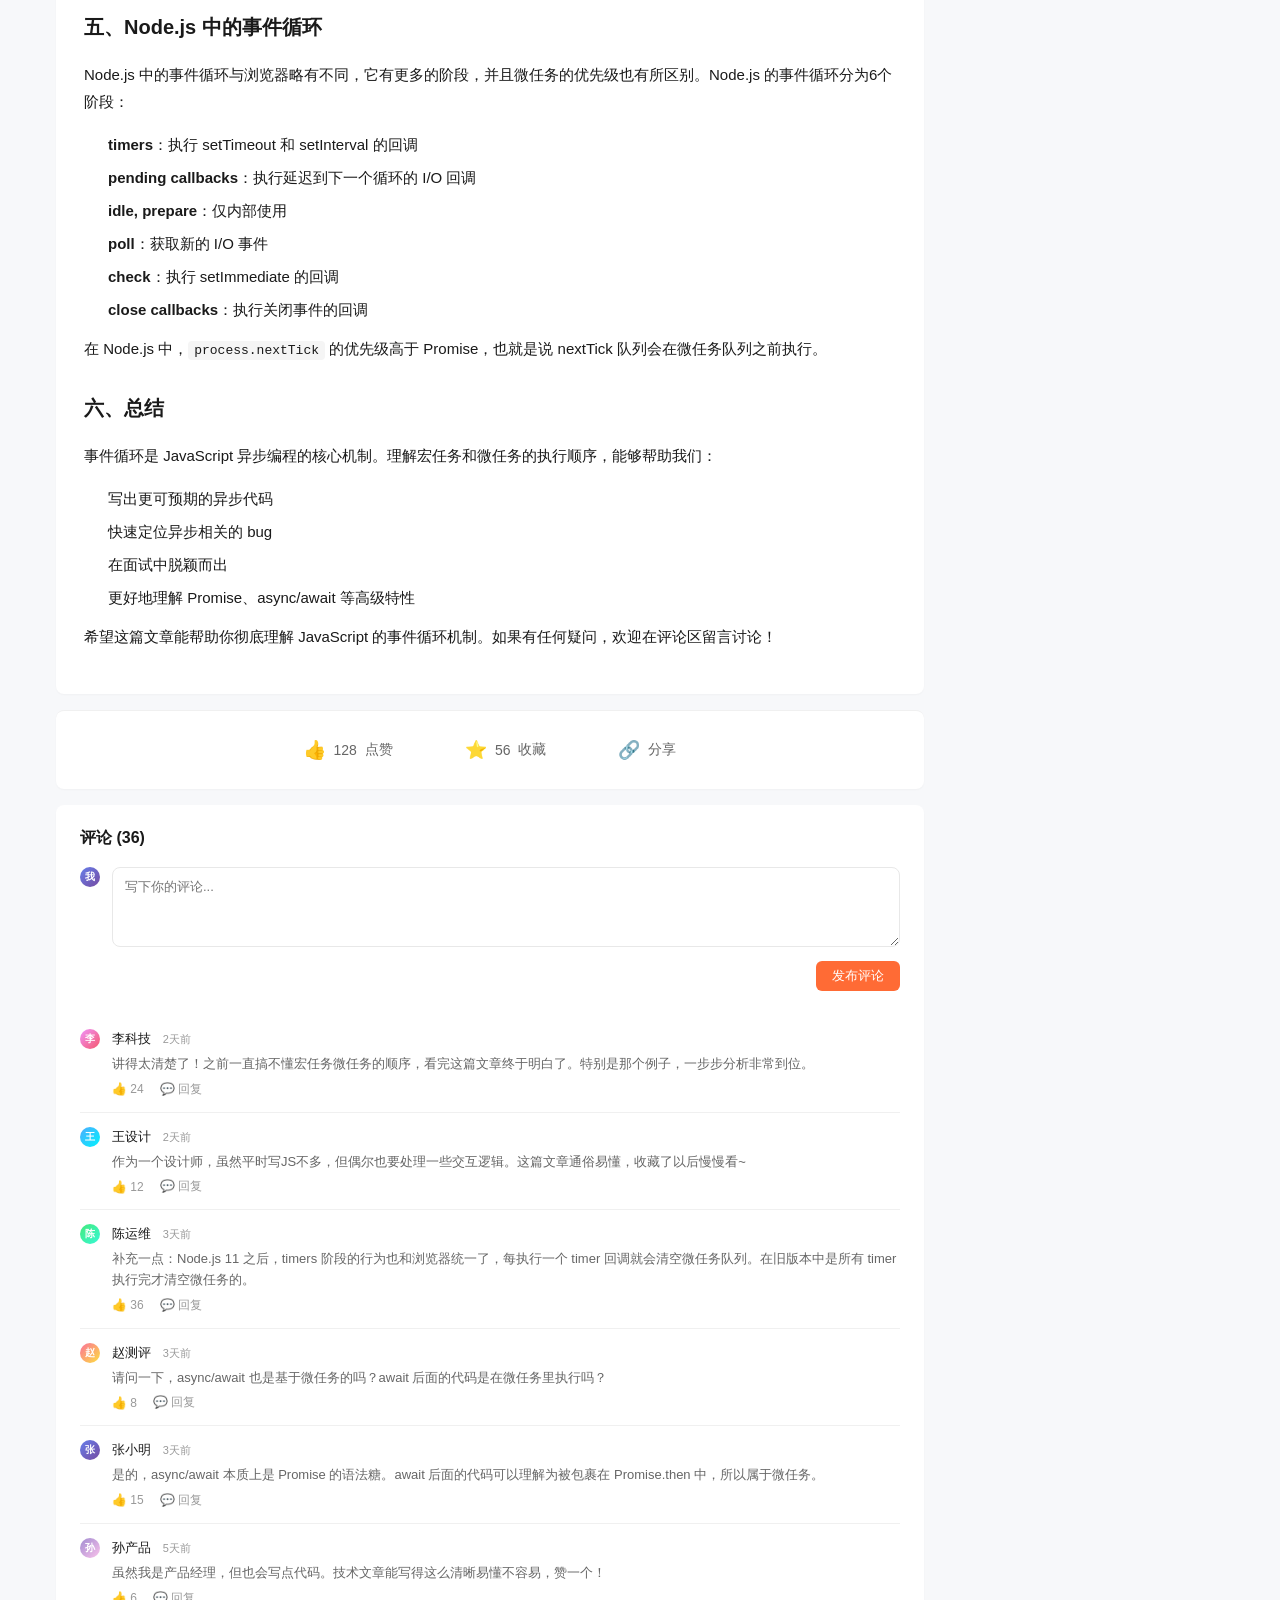
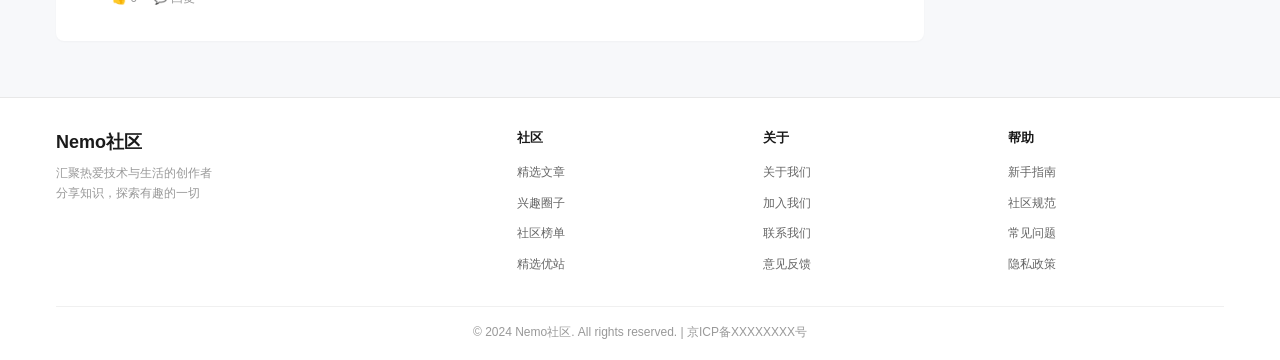
<file: post.html>
<!DOCTYPE html>
<html lang="zh-CN">
<head>
  <meta charset="UTF-8">
  <meta name="viewport" content="width=device-width, initial-scale=1.0">
  <title>深入理解 JavaScript 事件循环机制 - Nemo社区</title>
  <link rel="stylesheet" href="css/style.css">
</head>
<body>
  <!-- 导航栏 -->
  <nav class="navbar">
    <div class="navbar-inner">
      <a href="index.html" class="logo">
        <div class="logo-icon">N</div>
        <span>Nemo社区</span>
      </a>
      <div class="nav-menu">
        <a href="index.html">精选</a>
        <a href="circles.html">圈子</a>
        <a href="ranking.html">榜单</a>
        <a href="sites.html">优站</a>
      </div>
      <div class="nav-actions">
        <button class="nav-icon-btn" id="theme-toggle" title="切换主题">☾</button>
        <button class="nav-icon-btn" title="搜索">🔍</button>
        <a href="login.html" class="btn-secondary">登录</a>
        <a href="register.html" class="btn-primary">注册</a>
        <button class="mobile-menu-btn" id="mobile-menu-btn">☰</button>
      </div>
    </div>
  </nav>

  <!-- 移动端菜单 -->
  <div class="mobile-menu" id="mobile-menu">
    <a href="index.html">精选</a>
    <a href="circles.html">圈子</a>
    <a href="ranking.html">榜单</a>
    <a href="sites.html">优站</a>
    <div class="auth-buttons">
      <a href="login.html" class="btn-secondary">登录</a>
      <a href="register.html" class="btn-primary">注册</a>
    </div>
  </div>

  <!-- 主内容区 -->
  <div class="main-wrapper">
    <div class="main-content">
      <!-- 文章头部 -->
      <div class="post-header">
        <div class="post-author-bar">
          <a href="user.html"><span class="avatar lg a1">张</span></a>
          <div class="post-author-info">
            <div class="post-author-name">
              <a href="user.html">张小明</a>
              <span class="vip-badge">VIP</span>
            </div>
            <div class="post-author-bio">前端开发工程师 / 技术博主 / 热爱开源</div>
          </div>
          <button class="btn-follow">+ 关注</button>
        </div>
        <h1 class="post-title">深入理解 JavaScript 事件循环机制：从宏任务到微任务的完整解析</h1>
        <div class="post-meta">
          <span>📅 2024年1月15日</span>
          <span>📁 编程开发</span>
          <span>👁 2,341 阅读</span>
          <span>❤ 128 点赞</span>
          <span>💬 36 评论</span>
        </div>
      </div>

      <!-- 文章正文 -->
      <div class="post-content">
        <p>JavaScript 作为一门单线程语言，却能够处理异步操作，这背后的核心就是<strong>事件循环（Event Loop）</strong>机制。理解事件循环不仅是面试中的高频考点，更是我们写出高效、正确的异步代码的基础。</p>

        <h2>一、为什么需要事件循环？</h2>
        <p>JavaScript 最初被设计为浏览器中的脚本语言，主要用于处理用户交互、操作 DOM。如果 JavaScript 是多线程的，那么在一个线程修改 DOM 的同时另一个线程删除 DOM，就会产生复杂的同步问题。因此，JavaScript 选择了单线程的设计。</p>

        <blockquote>
          单线程意味着所有任务需要排队执行，前一个任务结束，后一个任务才会开始。但如果某个任务耗时很长（比如网络请求），后面的任务就必须等待，这会导致页面卡顿，用户体验极差。
        </blockquote>

        <p>为了解决这个问题，JavaScript 引入了异步机制，而事件循环就是实现异步的核心原理。</p>

        <h2>二、调用栈与任务队列</h2>
        <p>在理解事件循环之前，我们需要先了解两个重要的概念：<strong>调用栈（Call Stack）</strong>和<strong>任务队列（Task Queue）</strong>。</p>

        <h3>2.1 调用栈</h3>
        <p>调用栈是 JavaScript 执行代码的地方。当函数被调用时，它会被推入栈顶；当函数执行完毕时，它会从栈顶弹出。这是一个典型的"后进先出"（LIFO）结构。</p>

        <pre><code>function foo() {
  console.log('foo');
  bar();
}

function bar() {
  console.log('bar');
}

foo();
console.log('global');</code></pre>

        <p>上面这段代码的执行顺序是：</p>
        <ul>
          <li>全局执行上下文入栈，执行 <code>foo()</code></li>
          <li><code>foo</code> 函数入栈，打印 'foo'，然后调用 <code>bar()</code></li>
          <li><code>bar</code> 函数入栈，打印 'bar'，执行完毕出栈</li>
          <li><code>foo</code> 函数执行完毕出栈</li>
          <li>继续执行全局代码，打印 'global'</li>
        </ul>

        <h3>2.2 任务队列</h3>
        <p>当遇到异步操作（如 setTimeout、网络请求、DOM 事件等）时，这些操作不会阻塞主线程，而是会在合适的时机将回调函数放入任务队列中，等待调用栈清空后执行。</p>

        <h2>三、宏任务与微任务</h2>
        <p>任务队列中的任务又分为两种：<strong>宏任务（MacroTask）</strong>和<strong>微任务（MicroTask）</strong>。它们的执行顺序是事件循环中最关键的部分。</p>

        <h3>3.1 常见的宏任务</h3>
        <ul>
          <li>script（整体代码）</li>
          <li>setTimeout / setInterval</li>
          <li>I/O 操作</li>
          <li>UI 渲染</li>
          <li>setImmediate（Node.js）</li>
        </ul>

        <h3>3.2 常见的微任务</h3>
        <ul>
          <li>Promise.then / catch / finally</li>
          <li>process.nextTick（Node.js）</li>
          <li>queueMicrotask</li>
          <li>MutationObserver</li>
        </ul>

        <h2>四、事件循环的执行顺序</h2>
        <p>事件循环的执行规则可以概括为以下几点：</p>

        <blockquote>
          <ol>
            <li>从宏任务队列中取出一个任务执行</li>
            <li>执行过程中如果遇到微任务，将其加入微任务队列</li>
            <li>当前宏任务执行完毕后，依次执行微任务队列中的所有任务</li>
            <li>微任务全部执行完毕后，进行 UI 渲染（如果需要）</li>
            <li>然后进入下一轮循环，从宏任务队列取下一个任务</li>
          </ol>
        </blockquote>

        <p>简单来说就是：<strong>先执行一个宏任务，然后把所有微任务都执行完，再执行下一个宏任务</strong>。</p>

        <pre><code>console.log('1');

setTimeout(function() {
  console.log('2');
  Promise.resolve().then(function() {
    console.log('3');
  });
}, 0);

Promise.resolve().then(function() {
  console.log('4');
});

console.log('5');</code></pre>

        <p>让我们来分析一下这段代码的执行顺序：</p>
        <ol>
          <li>执行全局 script（宏任务），打印 '1'</li>
          <li>遇到 setTimeout，将回调放入宏任务队列</li>
          <li>遇到 Promise.then，将回调放入微任务队列</li>
          <li>继续执行，打印 '5'</li>
          <li>当前宏任务（script）执行完毕，开始执行微任务队列</li>
          <li>执行 Promise 回调，打印 '4'</li>
          <li>微任务队列清空，进入下一轮循环</li>
          <li>执行 setTimeout 回调（宏任务），打印 '2'</li>
          <li>遇到 Promise.then，放入微任务队列</li>
          <li>当前宏任务执行完毕，执行微任务</li>
          <li>执行 Promise 回调，打印 '3'</li>
        </ol>

        <p>所以最终的输出顺序是：<code>1, 5, 4, 2, 3</code></p>

        <h2>五、Node.js 中的事件循环</h2>
        <p>Node.js 中的事件循环与浏览器略有不同，它有更多的阶段，并且微任务的优先级也有所区别。Node.js 的事件循环分为6个阶段：</p>

        <ul>
          <li><strong>timers</strong>：执行 setTimeout 和 setInterval 的回调</li>
          <li><strong>pending callbacks</strong>：执行延迟到下一个循环的 I/O 回调</li>
          <li><strong>idle, prepare</strong>：仅内部使用</li>
          <li><strong>poll</strong>：获取新的 I/O 事件</li>
          <li><strong>check</strong>：执行 setImmediate 的回调</li>
          <li><strong>close callbacks</strong>：执行关闭事件的回调</li>
        </ul>

        <p>在 Node.js 中，<code>process.nextTick</code> 的优先级高于 Promise，也就是说 nextTick 队列会在微任务队列之前执行。</p>

        <h2>六、总结</h2>
        <p>事件循环是 JavaScript 异步编程的核心机制。理解宏任务和微任务的执行顺序，能够帮助我们：</p>
        <ul>
          <li>写出更可预期的异步代码</li>
          <li>快速定位异步相关的 bug</li>
          <li>在面试中脱颖而出</li>
          <li>更好地理解 Promise、async/await 等高级特性</li>
        </ul>

        <p>希望这篇文章能帮助你彻底理解 JavaScript 的事件循环机制。如果有任何疑问，欢迎在评论区留言讨论！</p>
      </div>

      <!-- 互动区 -->
      <div class="post-actions">
        <button class="action-btn" id="like-btn">
          <span class="icon">👍</span>
          <span class="count">128</span>
          <span>点赞</span>
        </button>
        <button class="action-btn" id="fav-btn">
          <span class="icon">⭐</span>
          <span class="count">56</span>
          <span>收藏</span>
        </button>
        <button class="action-btn">
          <span class="icon">🔗</span>
          <span>分享</span>
        </button>
      </div>

      <!-- 评论区 -->
      <div class="comments-section">
        <h3 class="comments-title">评论 (36)</h3>
        
        <div class="comment-input-area">
          <div class="avatar a1">我</div>
          <div class="comment-input-wrap">
            <textarea class="comment-textarea" placeholder="写下你的评论..."></textarea>
            <div class="comment-submit-row">
              <button class="comment-submit-btn">发布评论</button>
            </div>
          </div>
        </div>

        <div class="comment-list">
          <div class="comment-item">
            <div class="avatar a2">李</div>
            <div class="comment-content">
              <div class="comment-author">
                李科技
                <span class="comment-time">2天前</span>
              </div>
              <div class="comment-text">讲得太清楚了！之前一直搞不懂宏任务微任务的顺序，看完这篇文章终于明白了。特别是那个例子，一步步分析非常到位。</div>
              <div class="comment-actions">
                <button>👍 24</button>
                <button>💬 回复</button>
              </div>
            </div>
          </div>

          <div class="comment-item">
            <div class="avatar a3">王</div>
            <div class="comment-content">
              <div class="comment-author">
                王设计
                <span class="comment-time">2天前</span>
              </div>
              <div class="comment-text">作为一个设计师，虽然平时写JS不多，但偶尔也要处理一些交互逻辑。这篇文章通俗易懂，收藏了以后慢慢看~</div>
              <div class="comment-actions">
                <button>👍 12</button>
                <button>💬 回复</button>
              </div>
            </div>
          </div>

          <div class="comment-item">
            <div class="avatar a4">陈</div>
            <div class="comment-content">
              <div class="comment-author">
                陈运维
                <span class="comment-time">3天前</span>
              </div>
              <div class="comment-text">补充一点：Node.js 11 之后，timers 阶段的行为也和浏览器统一了，每执行一个 timer 回调就会清空微任务队列。在旧版本中是所有 timer 执行完才清空微任务的。</div>
              <div class="comment-actions">
                <button>👍 36</button>
                <button>💬 回复</button>
              </div>
            </div>
          </div>

          <div class="comment-item">
            <div class="avatar a5">赵</div>
            <div class="comment-content">
              <div class="comment-author">
                赵测评
                <span class="comment-time">3天前</span>
              </div>
              <div class="comment-text">请问一下，async/await 也是基于微任务的吗？await 后面的代码是在微任务里执行吗？</div>
              <div class="comment-actions">
                <button>👍 8</button>
                <button>💬 回复</button>
              </div>
            </div>
          </div>

          <div class="comment-item">
            <div class="avatar a1">张</div>
            <div class="comment-content">
              <div class="comment-author">
                张小明
                <span class="comment-time">3天前</span>
              </div>
              <div class="comment-text">是的，async/await 本质上是 Promise 的语法糖。await 后面的代码可以理解为被包裹在 Promise.then 中，所以属于微任务。</div>
              <div class="comment-actions">
                <button>👍 15</button>
                <button>💬 回复</button>
              </div>
            </div>
          </div>

          <div class="comment-item">
            <div class="avatar a6">孙</div>
            <div class="comment-content">
              <div class="comment-author">
                孙产品
                <span class="comment-time">5天前</span>
              </div>
              <div class="comment-text">虽然我是产品经理，但也会写点代码。技术文章能写得这么清晰易懂不容易，赞一个！</div>
              <div class="comment-actions">
                <button>👍 6</button>
                <button>💬 回复</button>
              </div>
            </div>
          </div>
        </div>
      </div>
    </div>

    <!-- 侧边栏 -->
    <aside class="sidebar">
      <!-- 博主信息 -->
      <div class="card sidebar-card">
        <div class="card-body" style="text-align: center;">
          <a href="user.html">
            <div class="avatar xl a1" style="margin: 0 auto 12px;">张</div>
          </a>
          <h3 style="font-size: 16px; color: var(--text-primary); margin-bottom: 4px;">
            <a href="user.html">张小明</a>
          </h3>
          <p style="font-size: 12px; color: var(--text-tertiary); margin-bottom: 12px;">前端开发 / 技术博主</p>
          <div style="display: flex; justify-content: space-around; margin-bottom: 14px; padding: 10px 0; border-top: 1px solid var(--border-light); border-bottom: 1px solid var(--border-light);">
            <div>
              <div style="font-weight: 600; color: var(--text-primary);">128</div>
              <div style="font-size: 11px; color: var(--text-tertiary);">文章</div>
            </div>
            <div>
              <div style="font-weight: 600; color: var(--text-primary);">8.6K</div>
              <div style="font-size: 11px; color: var(--text-tertiary);">粉丝</div>
            </div>
            <div>
              <div style="font-weight: 600; color: var(--text-primary);">156</div>
              <div style="font-size: 11px; color: var(--text-tertiary);">关注</div>
            </div>
          </div>
          <button class="btn-primary" style="width: 100%;">+ 关注</button>
        </div>
      </div>

      <!-- 博主热门文章 -->
      <div class="card sidebar-card">
        <div class="card-header">
          <span class="card-title">📝 博主热门</span>
        </div>
        <div class="card-body">
          <ul class="blogger-hot-list">
            <li>
              <span class="rank-num top1">1</span>
              <div>
                <a href="post.html" class="hot-article-title">深入理解 JavaScript 事件循环机制</a>
                <div class="hot-article-views">2,341 阅读</div>
              </div>
            </li>
            <li>
              <span class="rank-num top2">2</span>
              <div>
                <a href="post.html" class="hot-article-title">Vue3 组合式API最佳实践</a>
                <div class="hot-article-views">1,956 阅读</div>
              </div>
            </li>
            <li>
              <span class="rank-num top3">3</span>
              <div>
                <a href="post.html" class="hot-article-title">CSS Grid 布局完全指南</a>
                <div class="hot-article-views">1,823 阅读</div>
              </div>
            </li>
            <li>
              <span class="rank-num">4</span>
              <div>
                <a href="post.html" class="hot-article-title">TypeScript 高级类型技巧</a>
                <div class="hot-article-views">1,543 阅读</div>
              </div>
            </li>
            <li>
              <span class="rank-num">5</span>
              <div>
                <a href="post.html" class="hot-article-title">前端性能优化实战</a>
                <div class="hot-article-views">1,234 阅读</div>
              </div>
            </li>
          </ul>
        </div>
      </div>

      <!-- 相关推荐 -->
      <div class="card sidebar-card">
        <div class="card-header">
          <span class="card-title">💡 相关推荐</span>
        </div>
        <div class="card-body">
          <ul class="hot-article-list">
            <li>
              <span class="rank-num">1</span>
              <div>
                <a href="post.html" class="hot-article-title">Promise 源码级剖析与实现</a>
                <div class="hot-article-views">2,134 阅读</div>
              </div>
            </li>
            <li>
              <span class="rank-num">2</span>
              <div>
                <a href="post.html" class="hot-article-title">async/await 错误处理最佳实践</a>
                <div class="hot-article-views">1,765 阅读</div>
              </div>
            </li>
            <li>
              <span class="rank-num">3</span>
              <div>
                <a href="post.html" class="hot-article-title">浏览器渲染原理详解</a>
                <div class="hot-article-views">1,432 阅读</div>
              </div>
            </li>
          </ul>
        </div>
      </div>
    </aside>
  </div>

  <!-- 页脚 -->
  <footer class="footer">
    <div class="footer-inner">
      <div class="footer-top">
        <div class="footer-brand">
          <h3>Nemo社区</h3>
          <p>汇聚热爱技术与生活的创作者<br>分享知识，探索有趣的一切</p>
        </div>
        <div class="footer-col">
          <h4>社区</h4>
          <ul>
            <li><a href="index.html">精选文章</a></li>
            <li><a href="circles.html">兴趣圈子</a></li>
            <li><a href="ranking.html">社区榜单</a></li>
            <li><a href="sites.html">精选优站</a></li>
          </ul>
        </div>
        <div class="footer-col">
          <h4>关于</h4>
          <ul>
            <li><a href="#">关于我们</a></li>
            <li><a href="#">加入我们</a></li>
            <li><a href="#">联系我们</a></li>
            <li><a href="#">意见反馈</a></li>
          </ul>
        </div>
        <div class="footer-col">
          <h4>帮助</h4>
          <ul>
            <li><a href="#">新手指南</a></li>
            <li><a href="#">社区规范</a></li>
            <li><a href="#">常见问题</a></li>
            <li><a href="#">隐私政策</a></li>
          </ul>
        </div>
      </div>
      <div class="footer-bottom">
        <p>© 2024 Nemo社区. All rights reserved. | <a href="#">京ICP备XXXXXXXX号</a></p>
      </div>
    </div>
  </footer>

  <script src="js/main.js"></script>
</body>
</html>
</file>
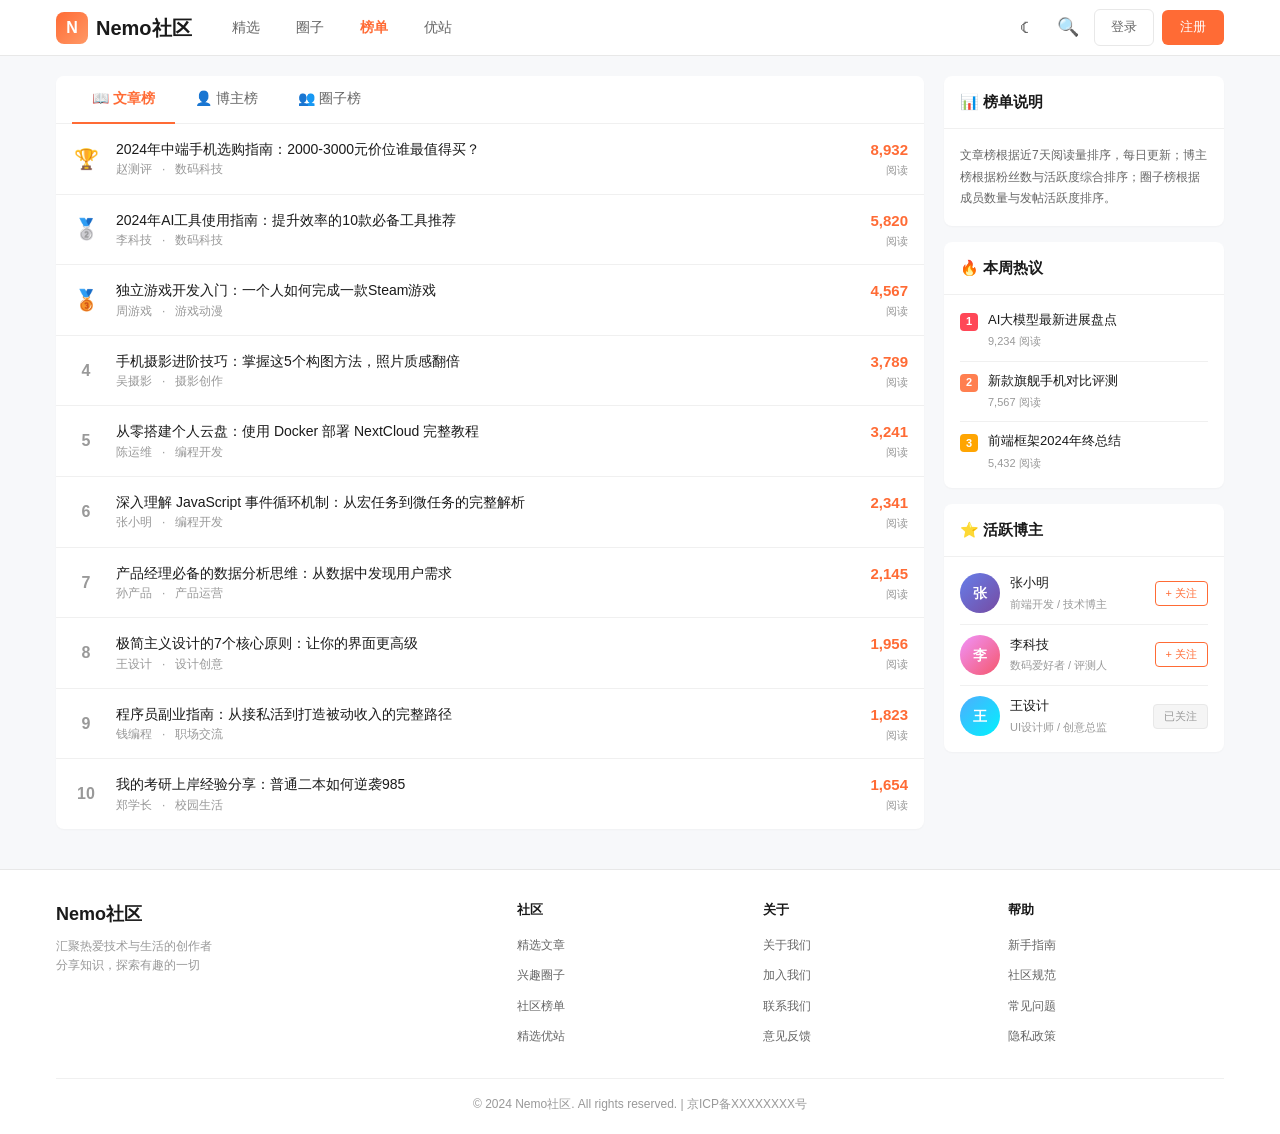
<file: ranking.html>
<!DOCTYPE html>
<html lang="zh-CN">
<head>
  <meta charset="UTF-8">
  <meta name="viewport" content="width=device-width, initial-scale=1.0">
  <title>榜单 - Nemo社区</title>
  <link rel="stylesheet" href="css/style.css">
</head>
<body>
  <!-- 导航栏 -->
  <nav class="navbar">
    <div class="navbar-inner">
      <a href="index.html" class="logo">
        <div class="logo-icon">N</div>
        <span>Nemo社区</span>
      </a>
      <div class="nav-menu">
        <a href="index.html">精选</a>
        <a href="circles.html">圈子</a>
        <a href="ranking.html" class="active">榜单</a>
        <a href="sites.html">优站</a>
      </div>
      <div class="nav-actions">
        <button class="nav-icon-btn" id="theme-toggle" title="切换主题">☾</button>
        <button class="nav-icon-btn" title="搜索">🔍</button>
        <a href="login.html" class="btn-secondary">登录</a>
        <a href="register.html" class="btn-primary">注册</a>
        <button class="mobile-menu-btn" id="mobile-menu-btn">☰</button>
      </div>
    </div>
  </nav>

  <!-- 移动端菜单 -->
  <div class="mobile-menu" id="mobile-menu">
    <a href="index.html">精选</a>
    <a href="circles.html">圈子</a>
    <a href="ranking.html" class="active">榜单</a>
    <a href="sites.html">优站</a>
    <div class="auth-buttons">
      <a href="login.html" class="btn-secondary">登录</a>
      <a href="register.html" class="btn-primary">注册</a>
    </div>
  </div>

  <!-- 主内容区 -->
  <div class="main-wrapper">
    <div class="main-content ranking-wrap">
      <div class="card">
        <div class="tab-nav">
          <button class="tab-item active" data-tab="tab-articles">📖 文章榜</button>
          <button class="tab-item" data-tab="tab-bloggers">👤 博主榜</button>
          <button class="tab-item" data-tab="tab-circles">👥 圈子榜</button>
        </div>

        <!-- 文章榜 -->
        <div class="tab-content active" id="tab-articles">
          <div class="ranking-list">
            <div class="ranking-item">
              <div class="ranking-rank top1">
                <span class="trophy">🏆</span>
              </div>
              <div class="ranking-info">
                <a href="post.html" class="ranking-title">2024年中端手机选购指南：2000-3000元价位谁最值得买？</a>
                <div class="ranking-sub">
                  <span>赵测评</span>
                  <span>·</span>
                  <span>数码科技</span>
                </div>
              </div>
              <div class="ranking-data">
                <div class="ranking-count">8,932</div>
                <div class="ranking-label">阅读</div>
              </div>
            </div>

            <div class="ranking-item">
              <div class="ranking-rank top2">
                <span class="trophy">🥈</span>
              </div>
              <div class="ranking-info">
                <a href="post.html" class="ranking-title">2024年AI工具使用指南：提升效率的10款必备工具推荐</a>
                <div class="ranking-sub">
                  <span>李科技</span>
                  <span>·</span>
                  <span>数码科技</span>
                </div>
              </div>
              <div class="ranking-data">
                <div class="ranking-count">5,820</div>
                <div class="ranking-label">阅读</div>
              </div>
            </div>

            <div class="ranking-item">
              <div class="ranking-rank top3">
                <span class="trophy">🥉</span>
              </div>
              <div class="ranking-info">
                <a href="post.html" class="ranking-title">独立游戏开发入门：一个人如何完成一款Steam游戏</a>
                <div class="ranking-sub">
                  <span>周游戏</span>
                  <span>·</span>
                  <span>游戏动漫</span>
                </div>
              </div>
              <div class="ranking-data">
                <div class="ranking-count">4,567</div>
                <div class="ranking-label">阅读</div>
              </div>
            </div>

            <div class="ranking-item">
              <div class="ranking-rank">
                <span class="num">4</span>
              </div>
              <div class="ranking-info">
                <a href="post.html" class="ranking-title">手机摄影进阶技巧：掌握这5个构图方法，照片质感翻倍</a>
                <div class="ranking-sub">
                  <span>吴摄影</span>
                  <span>·</span>
                  <span>摄影创作</span>
                </div>
              </div>
              <div class="ranking-data">
                <div class="ranking-count">3,789</div>
                <div class="ranking-label">阅读</div>
              </div>
            </div>

            <div class="ranking-item">
              <div class="ranking-rank">
                <span class="num">5</span>
              </div>
              <div class="ranking-info">
                <a href="post.html" class="ranking-title">从零搭建个人云盘：使用 Docker 部署 NextCloud 完整教程</a>
                <div class="ranking-sub">
                  <span>陈运维</span>
                  <span>·</span>
                  <span>编程开发</span>
                </div>
              </div>
              <div class="ranking-data">
                <div class="ranking-count">3,241</div>
                <div class="ranking-label">阅读</div>
              </div>
            </div>

            <div class="ranking-item">
              <div class="ranking-rank">
                <span class="num">6</span>
              </div>
              <div class="ranking-info">
                <a href="post.html" class="ranking-title">深入理解 JavaScript 事件循环机制：从宏任务到微任务的完整解析</a>
                <div class="ranking-sub">
                  <span>张小明</span>
                  <span>·</span>
                  <span>编程开发</span>
                </div>
              </div>
              <div class="ranking-data">
                <div class="ranking-count">2,341</div>
                <div class="ranking-label">阅读</div>
              </div>
            </div>

            <div class="ranking-item">
              <div class="ranking-rank">
                <span class="num">7</span>
              </div>
              <div class="ranking-info">
                <a href="post.html" class="ranking-title">产品经理必备的数据分析思维：从数据中发现用户需求</a>
                <div class="ranking-sub">
                  <span>孙产品</span>
                  <span>·</span>
                  <span>产品运营</span>
                </div>
              </div>
              <div class="ranking-data">
                <div class="ranking-count">2,145</div>
                <div class="ranking-label">阅读</div>
              </div>
            </div>

            <div class="ranking-item">
              <div class="ranking-rank">
                <span class="num">8</span>
              </div>
              <div class="ranking-info">
                <a href="post.html" class="ranking-title">极简主义设计的7个核心原则：让你的界面更高级</a>
                <div class="ranking-sub">
                  <span>王设计</span>
                  <span>·</span>
                  <span>设计创意</span>
                </div>
              </div>
              <div class="ranking-data">
                <div class="ranking-count">1,956</div>
                <div class="ranking-label">阅读</div>
              </div>
            </div>

            <div class="ranking-item">
              <div class="ranking-rank">
                <span class="num">9</span>
              </div>
              <div class="ranking-info">
                <a href="post.html" class="ranking-title">程序员副业指南：从接私活到打造被动收入的完整路径</a>
                <div class="ranking-sub">
                  <span>钱编程</span>
                  <span>·</span>
                  <span>职场交流</span>
                </div>
              </div>
              <div class="ranking-data">
                <div class="ranking-count">1,823</div>
                <div class="ranking-label">阅读</div>
              </div>
            </div>

            <div class="ranking-item">
              <div class="ranking-rank">
                <span class="num">10</span>
              </div>
              <div class="ranking-info">
                <a href="post.html" class="ranking-title">我的考研上岸经验分享：普通二本如何逆袭985</a>
                <div class="ranking-sub">
                  <span>郑学长</span>
                  <span>·</span>
                  <span>校园生活</span>
                </div>
              </div>
              <div class="ranking-data">
                <div class="ranking-count">1,654</div>
                <div class="ranking-label">阅读</div>
              </div>
            </div>
          </div>
        </div>

        <!-- 博主榜 -->
        <div class="tab-content" id="tab-bloggers">
          <div class="ranking-list">
            <div class="ranking-item">
              <div class="ranking-rank top1">
                <span class="trophy">🏆</span>
              </div>
              <div class="ranking-blogger-avatar a1">赵</div>
              <div class="ranking-info">
                <a href="user.html" class="ranking-title">赵测评</a>
                <div class="ranking-sub">
                  <span>数码测评 / 开箱博主</span>
                </div>
              </div>
              <div class="ranking-data">
                <div class="ranking-count">12.8K</div>
                <div class="ranking-label">粉丝</div>
              </div>
            </div>

            <div class="ranking-item">
              <div class="ranking-rank top2">
                <span class="trophy">🥈</span>
              </div>
              <div class="ranking-blogger-avatar a2">李</div>
              <div class="ranking-info">
                <a href="user.html" class="ranking-title">李科技</a>
                <div class="ranking-sub">
                  <span>数码爱好者 / 科技评论</span>
                </div>
              </div>
              <div class="ranking-data">
                <div class="ranking-count">10.5K</div>
                <div class="ranking-label">粉丝</div>
              </div>
            </div>

            <div class="ranking-item">
              <div class="ranking-rank top3">
                <span class="trophy">🥉</span>
              </div>
              <div class="ranking-blogger-avatar a3">张</div>
              <div class="ranking-info">
                <a href="user.html" class="ranking-title">张小明</a>
                <div class="ranking-sub">
                  <span>前端开发 / 技术博主</span>
                </div>
              </div>
              <div class="ranking-data">
                <div class="ranking-count">8.6K</div>
                <div class="ranking-label">粉丝</div>
              </div>
            </div>

            <div class="ranking-item">
              <div class="ranking-rank">
                <span class="num">4</span>
              </div>
              <div class="ranking-blogger-avatar a4">王</div>
              <div class="ranking-info">
                <a href="user.html" class="ranking-title">王设计</a>
                <div class="ranking-sub">
                  <span>UI设计师 / 创意总监</span>
                </div>
              </div>
              <div class="ranking-data">
                <div class="ranking-count">7.2K</div>
                <div class="ranking-label">粉丝</div>
              </div>
            </div>

            <div class="ranking-item">
              <div class="ranking-rank">
                <span class="num">5</span>
              </div>
              <div class="ranking-blogger-avatar a5">陈</div>
              <div class="ranking-info">
                <a href="user.html" class="ranking-title">陈运维</a>
                <div class="ranking-sub">
                  <span>云原生 / DevOps</span>
                </div>
              </div>
              <div class="ranking-data">
                <div class="ranking-count">6.8K</div>
                <div class="ranking-label">粉丝</div>
              </div>
            </div>

            <div class="ranking-item">
              <div class="ranking-rank">
                <span class="num">6</span>
              </div>
              <div class="ranking-blogger-avatar a1">吴</div>
              <div class="ranking-info">
                <a href="user.html" class="ranking-title">吴摄影</a>
                <div class="ranking-sub">
                  <span>摄影师 / 旅拍达人</span>
                </div>
              </div>
              <div class="ranking-data">
                <div class="ranking-count">5.9K</div>
                <div class="ranking-label">粉丝</div>
              </div>
            </div>

            <div class="ranking-item">
              <div class="ranking-rank">
                <span class="num">7</span>
              </div>
              <div class="ranking-blogger-avatar a2">孙</div>
              <div class="ranking-info">
                <a href="user.html" class="ranking-title">孙产品</a>
                <div class="ranking-sub">
                  <span>产品经理 / 用户体验</span>
                </div>
              </div>
              <div class="ranking-data">
                <div class="ranking-count">5.1K</div>
                <div class="ranking-label">粉丝</div>
              </div>
            </div>

            <div class="ranking-item">
              <div class="ranking-rank">
                <span class="num">8</span>
              </div>
              <div class="ranking-blogger-avatar a3">周</div>
              <div class="ranking-info">
                <a href="user.html" class="ranking-title">周游戏</a>
                <div class="ranking-sub">
                  <span>独立游戏开发者 / 游戏解说</span>
                </div>
              </div>
              <div class="ranking-data">
                <div class="ranking-count">4.7K</div>
                <div class="ranking-label">粉丝</div>
              </div>
            </div>

            <div class="ranking-item">
              <div class="ranking-rank">
                <span class="num">9</span>
              </div>
              <div class="ranking-blogger-avatar a4">钱</div>
              <div class="ranking-info">
                <a href="user.html" class="ranking-title">钱编程</a>
                <div class="ranking-sub">
                  <span>全栈开发 / 自由职业</span>
                </div>
              </div>
              <div class="ranking-data">
                <div class="ranking-count">4.2K</div>
                <div class="ranking-label">粉丝</div>
              </div>
            </div>

            <div class="ranking-item">
              <div class="ranking-rank">
                <span class="num">10</span>
              </div>
              <div class="ranking-blogger-avatar a5">郑</div>
              <div class="ranking-info">
                <a href="user.html" class="ranking-title">郑学长</a>
                <div class="ranking-sub">
                  <span>考研博主 / 学习方法</span>
                </div>
              </div>
              <div class="ranking-data">
                <div class="ranking-count">3.8K</div>
                <div class="ranking-label">粉丝</div>
              </div>
            </div>
          </div>
        </div>

        <!-- 圈子榜 -->
        <div class="tab-content" id="tab-circles">
          <div class="ranking-list">
            <div class="ranking-item">
              <div class="ranking-rank top1">
                <span class="trophy">🏆</span>
              </div>
              <div class="ranking-circle-icon c1">编</div>
              <div class="ranking-info">
                <a href="#" class="ranking-title">编程综合</a>
                <div class="ranking-sub">
                  <span>分享编程技术，共同成长</span>
                </div>
              </div>
              <div class="ranking-data">
                <div class="ranking-count">3,240</div>
                <div class="ranking-label">成员</div>
              </div>
            </div>

            <div class="ranking-item">
              <div class="ranking-rank top2">
                <span class="trophy">🥈</span>
              </div>
              <div class="ranking-circle-icon c2">搞</div>
              <div class="ranking-info">
                <a href="#" class="ranking-title">搞机综合</a>
                <div class="ranking-sub">
                  <span>手机刷机、系统折腾</span>
                </div>
              </div>
              <div class="ranking-data">
                <div class="ranking-count">2,856</div>
                <div class="ranking-label">成员</div>
              </div>
            </div>

            <div class="ranking-item">
              <div class="ranking-rank top3">
                <span class="trophy">🥉</span>
              </div>
              <div class="ranking-circle-icon c3">数</div>
              <div class="ranking-info">
                <a href="#" class="ranking-title">数码评测</a>
                <div class="ranking-sub">
                  <span>专业数码产品评测</span>
                </div>
              </div>
              <div class="ranking-data">
                <div class="ranking-count">2,134</div>
                <div class="ranking-label">成员</div>
              </div>
            </div>

            <div class="ranking-item">
              <div class="ranking-rank">
                <span class="num">4</span>
              </div>
              <div class="ranking-circle-icon c4">摄</div>
              <div class="ranking-info">
                <a href="#" class="ranking-title">摄影创作</a>
                <div class="ranking-sub">
                  <span>用镜头记录生活的美好</span>
                </div>
              </div>
              <div class="ranking-data">
                <div class="ranking-count">1,876</div>
                <div class="ranking-label">成员</div>
              </div>
            </div>

            <div class="ranking-item">
              <div class="ranking-rank">
                <span class="num">5</span>
              </div>
              <div class="ranking-circle-icon c5">游</div>
              <div class="ranking-info">
                <a href="#" class="ranking-title">游戏动漫</a>
                <div class="ranking-sub">
                  <span>ACG爱好者的聚集地</span>
                </div>
              </div>
              <div class="ranking-data">
                <div class="ranking-count">1,543</div>
                <div class="ranking-label">成员</div>
              </div>
            </div>

            <div class="ranking-item">
              <div class="ranking-rank">
                <span class="num">6</span>
              </div>
              <div class="ranking-circle-icon c6">校</div>
              <div class="ranking-info">
                <a href="#" class="ranking-title">校园生活</a>
                <div class="ranking-sub">
                  <span>记录青春的美好时光</span>
                </div>
              </div>
              <div class="ranking-data">
                <div class="ranking-count">1,234</div>
                <div class="ranking-label">成员</div>
              </div>
            </div>

            <div class="ranking-item">
              <div class="ranking-rank">
                <span class="num">7</span>
              </div>
              <div class="ranking-circle-icon c7">设</div>
              <div class="ranking-info">
                <a href="#" class="ranking-title">设计创意</a>
                <div class="ranking-sub">
                  <span>UI/平面/交互设计灵感</span>
                </div>
              </div>
              <div class="ranking-data">
                <div class="ranking-count">987</div>
                <div class="ranking-label">成员</div>
              </div>
            </div>

            <div class="ranking-item">
              <div class="ranking-rank">
                <span class="num">8</span>
              </div>
              <div class="ranking-circle-icon c8">职</div>
              <div class="ranking-info">
                <a href="#" class="ranking-title">职场交流</a>
                <div class="ranking-sub">
                  <span>职场经验分享与成长</span>
                </div>
              </div>
              <div class="ranking-data">
                <div class="ranking-count">876</div>
                <div class="ranking-label">成员</div>
              </div>
            </div>

            <div class="ranking-item">
              <div class="ranking-rank">
                <span class="num">9</span>
              </div>
              <div class="ranking-circle-icon c1">读</div>
              <div class="ranking-info">
                <a href="#" class="ranking-title">读书学习</a>
                <div class="ranking-sub">
                  <span>打造终身学习的习惯</span>
                </div>
              </div>
              <div class="ranking-data">
                <div class="ranking-count">765</div>
                <div class="ranking-label">成员</div>
              </div>
            </div>

            <div class="ranking-item">
              <div class="ranking-rank">
                <span class="num">10</span>
              </div>
              <div class="ranking-circle-icon c2">运</div>
              <div class="ranking-info">
                <a href="#" class="ranking-title">运动健身</a>
                <div class="ranking-sub">
                  <span>追求健康的生活方式</span>
                </div>
              </div>
              <div class="ranking-data">
                <div class="ranking-count">654</div>
                <div class="ranking-label">成员</div>
              </div>
            </div>
          </div>
        </div>
      </div>
    </div>

    <!-- 侧边栏 -->
    <aside class="sidebar">
      <div class="card sidebar-card">
        <div class="card-header">
          <span class="card-title">📊 榜单说明</span>
        </div>
        <div class="card-body">
          <p style="font-size: 12px; color: var(--text-secondary); line-height: 1.8;">
            文章榜根据近7天阅读量排序，每日更新；博主榜根据粉丝数与活跃度综合排序；圈子榜根据成员数量与发帖活跃度排序。
          </p>
        </div>
      </div>

      <div class="card sidebar-card">
        <div class="card-header">
          <span class="card-title">🔥 本周热议</span>
        </div>
        <div class="card-body">
          <ul class="hot-article-list">
            <li>
              <span class="rank-num top1">1</span>
              <div>
                <a href="post.html" class="hot-article-title">AI大模型最新进展盘点</a>
                <div class="hot-article-views">9,234 阅读</div>
              </div>
            </li>
            <li>
              <span class="rank-num top2">2</span>
              <div>
                <a href="post.html" class="hot-article-title">新款旗舰手机对比评测</a>
                <div class="hot-article-views">7,567 阅读</div>
              </div>
            </li>
            <li>
              <span class="rank-num top3">3</span>
              <div>
                <a href="post.html" class="hot-article-title">前端框架2024年终总结</a>
                <div class="hot-article-views">5,432 阅读</div>
              </div>
            </li>
          </ul>
        </div>
      </div>

      <!-- 活跃博主 -->
      <div class="card sidebar-card">
        <div class="card-header">
          <span class="card-title">⭐ 活跃博主</span>
        </div>
        <div class="card-body">
          <ul class="active-blogger-list">
            <li>
              <span class="avatar lg a1">张</span>
              <div class="blogger-info">
                <div class="blogger-name">张小明</div>
                <div class="blogger-desc">前端开发 / 技术博主</div>
              </div>
              <button class="btn-follow">+ 关注</button>
            </li>
            <li>
              <span class="avatar lg a2">李</span>
              <div class="blogger-info">
                <div class="blogger-name">李科技</div>
                <div class="blogger-desc">数码爱好者 / 评测人</div>
              </div>
              <button class="btn-follow">+ 关注</button>
            </li>
            <li>
              <span class="avatar lg a3">王</span>
              <div class="blogger-info">
                <div class="blogger-name">王设计</div>
                <div class="blogger-desc">UI设计师 / 创意总监</div>
              </div>
              <button class="btn-follow followed">已关注</button>
            </li>
          </ul>
        </div>
      </div>
    </aside>
  </div>

  <!-- 页脚 -->
  <footer class="footer">
    <div class="footer-inner">
      <div class="footer-top">
        <div class="footer-brand">
          <h3>Nemo社区</h3>
          <p>汇聚热爱技术与生活的创作者<br>分享知识，探索有趣的一切</p>
        </div>
        <div class="footer-col">
          <h4>社区</h4>
          <ul>
            <li><a href="index.html">精选文章</a></li>
            <li><a href="circles.html">兴趣圈子</a></li>
            <li><a href="ranking.html">社区榜单</a></li>
            <li><a href="sites.html">精选优站</a></li>
          </ul>
        </div>
        <div class="footer-col">
          <h4>关于</h4>
          <ul>
            <li><a href="#">关于我们</a></li>
            <li><a href="#">加入我们</a></li>
            <li><a href="#">联系我们</a></li>
            <li><a href="#">意见反馈</a></li>
          </ul>
        </div>
        <div class="footer-col">
          <h4>帮助</h4>
          <ul>
            <li><a href="#">新手指南</a></li>
            <li><a href="#">社区规范</a></li>
            <li><a href="#">常见问题</a></li>
            <li><a href="#">隐私政策</a></li>
          </ul>
        </div>
      </div>
      <div class="footer-bottom">
        <p>© 2024 Nemo社区. All rights reserved. | <a href="#">京ICP备XXXXXXXX号</a></p>
      </div>
    </div>
  </footer>

  <script src="js/main.js"></script>
</body>
</html>
</file>
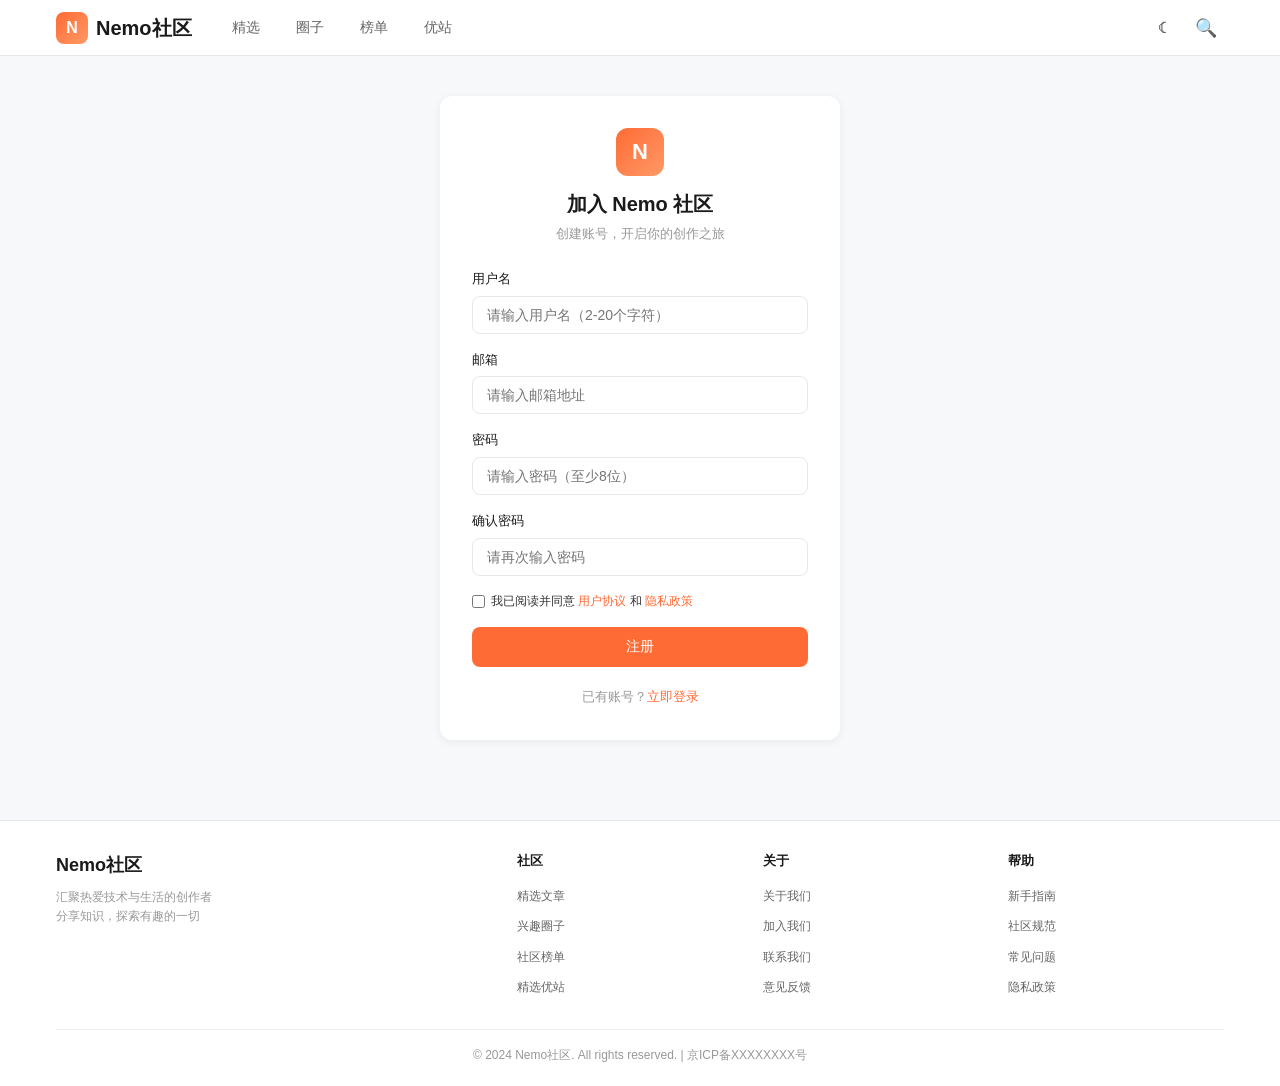
<file: register.html>
<!DOCTYPE html>
<html lang="zh-CN">
<head>
  <meta charset="UTF-8">
  <meta name="viewport" content="width=device-width, initial-scale=1.0">
  <title>注册 - Nemo社区</title>
  <link rel="stylesheet" href="css/style.css">
</head>
<body>
  <!-- 导航栏 -->
  <nav class="navbar">
    <div class="navbar-inner">
      <a href="index.html" class="logo">
        <div class="logo-icon">N</div>
        <span>Nemo社区</span>
      </a>
      <div class="nav-menu">
        <a href="index.html">精选</a>
        <a href="circles.html">圈子</a>
        <a href="ranking.html">榜单</a>
        <a href="sites.html">优站</a>
      </div>
      <div class="nav-actions">
        <button class="nav-icon-btn" id="theme-toggle" title="切换主题">☾</button>
        <button class="nav-icon-btn" title="搜索">🔍</button>
        <button class="mobile-menu-btn" id="mobile-menu-btn">☰</button>
      </div>
    </div>
  </nav>

  <!-- 移动端菜单 -->
  <div class="mobile-menu" id="mobile-menu">
    <a href="index.html">精选</a>
    <a href="circles.html">圈子</a>
    <a href="ranking.html">榜单</a>
    <a href="sites.html">优站</a>
  </div>

  <!-- 注册卡片 -->
  <div class="auth-page">
    <div class="auth-card">
      <div class="auth-logo">
        <div class="logo-icon">N</div>
        <h2>加入 Nemo 社区</h2>
        <p>创建账号，开启你的创作之旅</p>
      </div>

      <form onsubmit="event.preventDefault();">
        <div class="form-group">
          <label for="username">用户名</label>
          <input type="text" id="username" class="form-input" placeholder="请输入用户名（2-20个字符）" autocomplete="username">
        </div>

        <div class="form-group">
          <label for="email">邮箱</label>
          <input type="email" id="email" class="form-input" placeholder="请输入邮箱地址" autocomplete="email">
        </div>

        <div class="form-group">
          <label for="password">密码</label>
          <input type="password" id="password" class="form-input" placeholder="请输入密码（至少8位）" autocomplete="new-password">
        </div>

        <div class="form-group">
          <label for="confirm-password">确认密码</label>
          <input type="password" id="confirm-password" class="form-input" placeholder="请再次输入密码" autocomplete="new-password">
        </div>

        <div class="form-row">
          <label style="display: flex; align-items: center; gap: 6px; cursor: pointer;">
            <input type="checkbox" style="accent-color: var(--primary);">
            <span>我已阅读并同意 <a href="#" style="color: var(--primary);">用户协议</a> 和 <a href="#" style="color: var(--primary);">隐私政策</a></span>
          </label>
        </div>

        <button type="submit" class="auth-submit-btn">注册</button>
      </form>

      <div class="auth-footer">
        已有账号？<a href="login.html">立即登录</a>
      </div>
    </div>
  </div>

  <!-- 页脚 -->
  <footer class="footer">
    <div class="footer-inner">
      <div class="footer-top">
        <div class="footer-brand">
          <h3>Nemo社区</h3>
          <p>汇聚热爱技术与生活的创作者<br>分享知识，探索有趣的一切</p>
        </div>
        <div class="footer-col">
          <h4>社区</h4>
          <ul>
            <li><a href="index.html">精选文章</a></li>
            <li><a href="circles.html">兴趣圈子</a></li>
            <li><a href="ranking.html">社区榜单</a></li>
            <li><a href="sites.html">精选优站</a></li>
          </ul>
        </div>
        <div class="footer-col">
          <h4>关于</h4>
          <ul>
            <li><a href="#">关于我们</a></li>
            <li><a href="#">加入我们</a></li>
            <li><a href="#">联系我们</a></li>
            <li><a href="#">意见反馈</a></li>
          </ul>
        </div>
        <div class="footer-col">
          <h4>帮助</h4>
          <ul>
            <li><a href="#">新手指南</a></li>
            <li><a href="#">社区规范</a></li>
            <li><a href="#">常见问题</a></li>
            <li><a href="#">隐私政策</a></li>
          </ul>
        </div>
      </div>
      <div class="footer-bottom">
        <p>© 2024 Nemo社区. All rights reserved. | <a href="#">京ICP备XXXXXXXX号</a></p>
      </div>
    </div>
  </footer>

  <script src="js/main.js"></script>
</body>
</html>
</file>
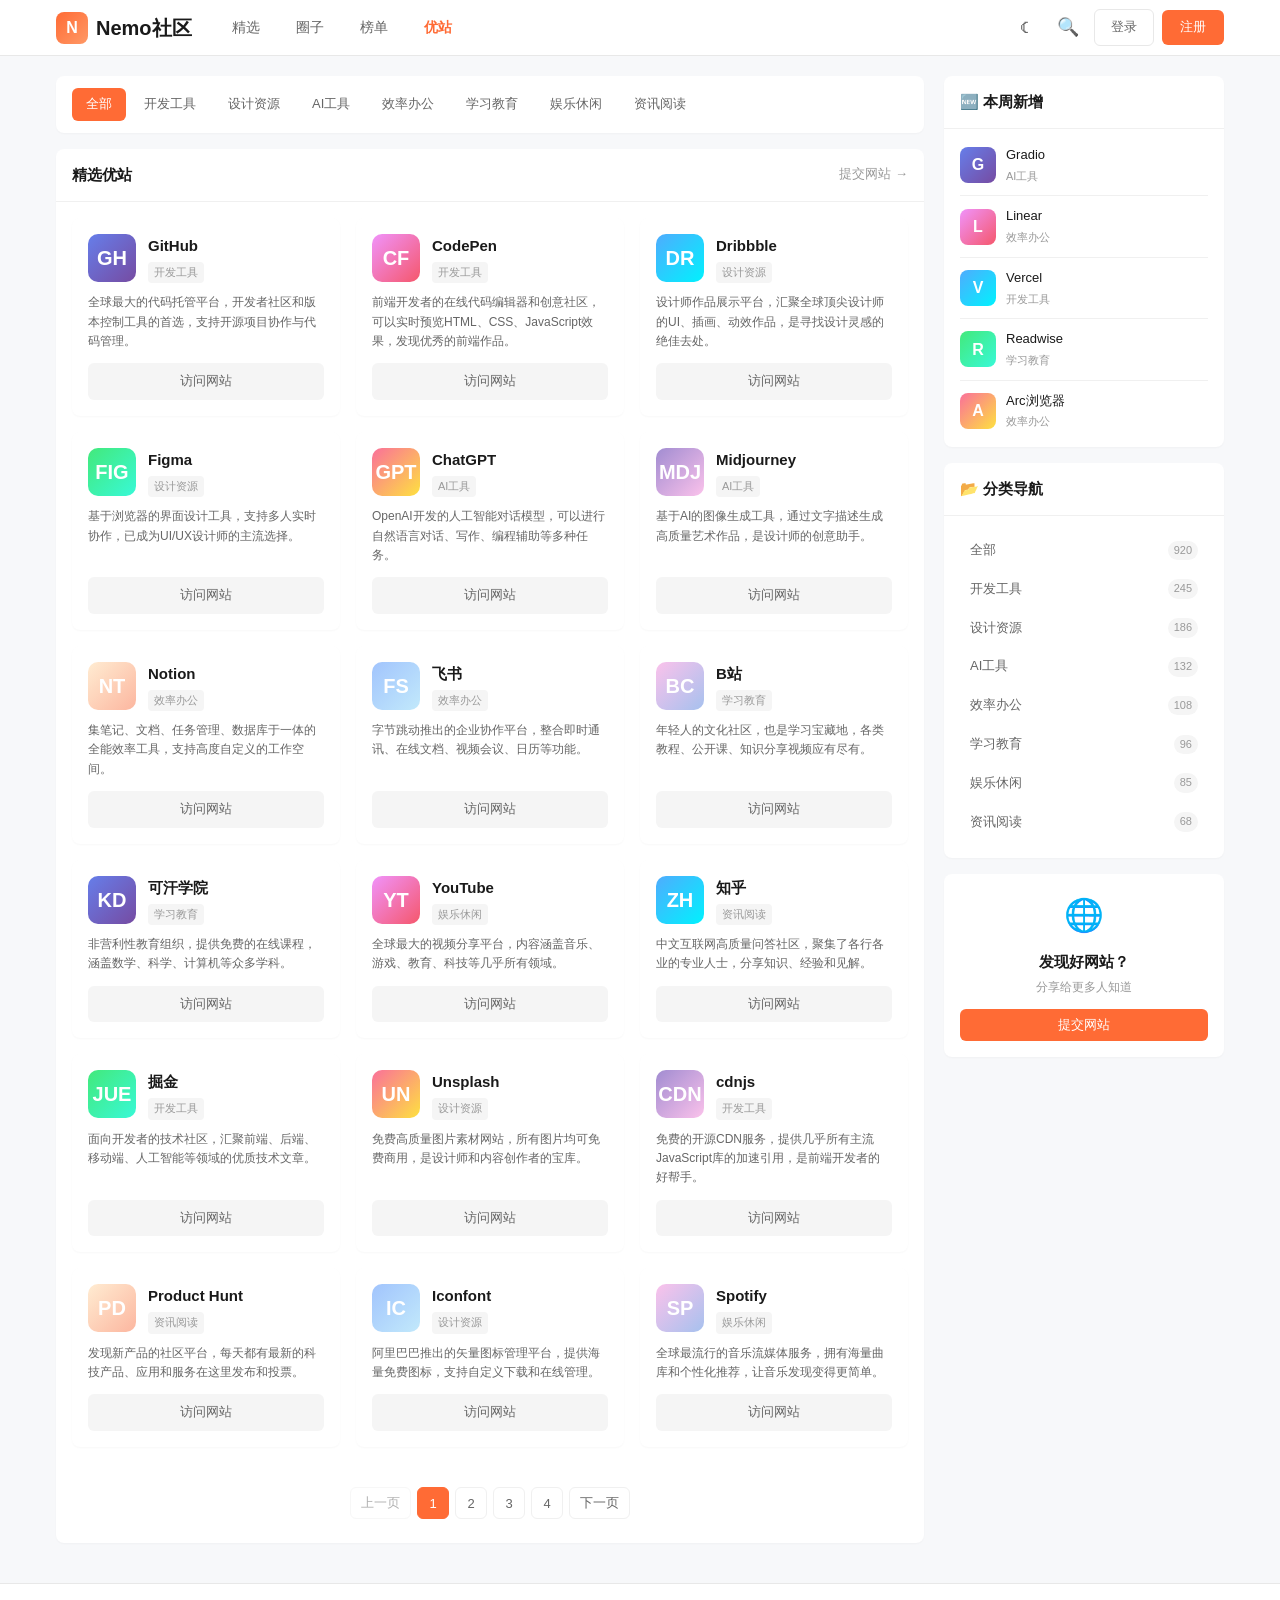
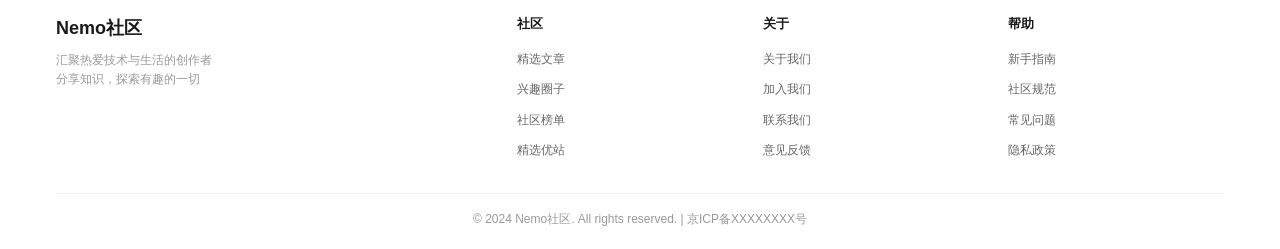
<file: sites.html>
<!DOCTYPE html>
<html lang="zh-CN">
<head>
  <meta charset="UTF-8">
  <meta name="viewport" content="width=device-width, initial-scale=1.0">
  <title>优站 - Nemo社区</title>
  <link rel="stylesheet" href="css/style.css">
</head>
<body>
  <!-- 导航栏 -->
  <nav class="navbar">
    <div class="navbar-inner">
      <a href="index.html" class="logo">
        <div class="logo-icon">N</div>
        <span>Nemo社区</span>
      </a>
      <div class="nav-menu">
        <a href="index.html">精选</a>
        <a href="circles.html">圈子</a>
        <a href="ranking.html">榜单</a>
        <a href="sites.html" class="active">优站</a>
      </div>
      <div class="nav-actions">
        <button class="nav-icon-btn" id="theme-toggle" title="切换主题">☾</button>
        <button class="nav-icon-btn" title="搜索">🔍</button>
        <a href="login.html" class="btn-secondary">登录</a>
        <a href="register.html" class="btn-primary">注册</a>
        <button class="mobile-menu-btn" id="mobile-menu-btn">☰</button>
      </div>
    </div>
  </nav>

  <!-- 移动端菜单 -->
  <div class="mobile-menu" id="mobile-menu">
    <a href="index.html">精选</a>
    <a href="circles.html">圈子</a>
    <a href="ranking.html">榜单</a>
    <a href="sites.html" class="active">优站</a>
    <div class="auth-buttons">
      <a href="login.html" class="btn-secondary">登录</a>
      <a href="register.html" class="btn-primary">注册</a>
    </div>
  </div>

  <!-- 主内容区 -->
  <div class="main-wrapper">
    <div class="main-content">
      <!-- 分类导航 -->
      <div class="category-nav">
        <a href="#" class="active">全部</a>
        <a href="#">开发工具</a>
        <a href="#">设计资源</a>
        <a href="#">AI工具</a>
        <a href="#">效率办公</a>
        <a href="#">学习教育</a>
        <a href="#">娱乐休闲</a>
        <a href="#">资讯阅读</a>
      </div>

      <!-- 网站卡片网格 -->
      <div class="card">
        <div class="card-header">
          <span class="card-title">精选优站</span>
          <a href="#" class="card-more">提交网站 →</a>
        </div>
        <div class="card-body">
          <div class="site-grid">
            <div class="site-card">
              <div class="site-header">
                <div class="site-icon s1">GH</div>
                <div>
                  <div class="site-name">GitHub</div>
                  <span class="site-category-tag">开发工具</span>
                </div>
              </div>
              <p class="site-desc">全球最大的代码托管平台，开发者社区和版本控制工具的首选，支持开源项目协作与代码管理。</p>
              <a href="#" class="site-visit-btn">访问网站</a>
            </div>

            <div class="site-card">
              <div class="site-header">
                <div class="site-icon s2">CF</div>
                <div>
                  <div class="site-name">CodePen</div>
                  <span class="site-category-tag">开发工具</span>
                </div>
              </div>
              <p class="site-desc">前端开发者的在线代码编辑器和创意社区，可以实时预览HTML、CSS、JavaScript效果，发现优秀的前端作品。</p>
              <a href="#" class="site-visit-btn">访问网站</a>
            </div>

            <div class="site-card">
              <div class="site-header">
                <div class="site-icon s3">DR</div>
                <div>
                  <div class="site-name">Dribbble</div>
                  <span class="site-category-tag">设计资源</span>
                </div>
              </div>
              <p class="site-desc">设计师作品展示平台，汇聚全球顶尖设计师的UI、插画、动效作品，是寻找设计灵感的绝佳去处。</p>
              <a href="#" class="site-visit-btn">访问网站</a>
            </div>

            <div class="site-card">
              <div class="site-header">
                <div class="site-icon s4">FIG</div>
                <div>
                  <div class="site-name">Figma</div>
                  <span class="site-category-tag">设计资源</span>
                </div>
              </div>
              <p class="site-desc">基于浏览器的界面设计工具，支持多人实时协作，已成为UI/UX设计师的主流选择。</p>
              <a href="#" class="site-visit-btn">访问网站</a>
            </div>

            <div class="site-card">
              <div class="site-header">
                <div class="site-icon s5">GPT</div>
                <div>
                  <div class="site-name">ChatGPT</div>
                  <span class="site-category-tag">AI工具</span>
                </div>
              </div>
              <p class="site-desc">OpenAI开发的人工智能对话模型，可以进行自然语言对话、写作、编程辅助等多种任务。</p>
              <a href="#" class="site-visit-btn">访问网站</a>
            </div>

            <div class="site-card">
              <div class="site-header">
                <div class="site-icon s6">MDJ</div>
                <div>
                  <div class="site-name">Midjourney</div>
                  <span class="site-category-tag">AI工具</span>
                </div>
              </div>
              <p class="site-desc">基于AI的图像生成工具，通过文字描述生成高质量艺术作品，是设计师的创意助手。</p>
              <a href="#" class="site-visit-btn">访问网站</a>
            </div>

            <div class="site-card">
              <div class="site-header">
                <div class="site-icon s7">NT</div>
                <div>
                  <div class="site-name">Notion</div>
                  <span class="site-category-tag">效率办公</span>
                </div>
              </div>
              <p class="site-desc">集笔记、文档、任务管理、数据库于一体的全能效率工具，支持高度自定义的工作空间。</p>
              <a href="#" class="site-visit-btn">访问网站</a>
            </div>

            <div class="site-card">
              <div class="site-header">
                <div class="site-icon s8">FS</div>
                <div>
                  <div class="site-name">飞书</div>
                  <span class="site-category-tag">效率办公</span>
                </div>
              </div>
              <p class="site-desc">字节跳动推出的企业协作平台，整合即时通讯、在线文档、视频会议、日历等功能。</p>
              <a href="#" class="site-visit-btn">访问网站</a>
            </div>

            <div class="site-card">
              <div class="site-header">
                <div class="site-icon s9">BC</div>
                <div>
                  <div class="site-name">B站</div>
                  <span class="site-category-tag">学习教育</span>
                </div>
              </div>
              <p class="site-desc">年轻人的文化社区，也是学习宝藏地，各类教程、公开课、知识分享视频应有尽有。</p>
              <a href="#" class="site-visit-btn">访问网站</a>
            </div>

            <div class="site-card">
              <div class="site-header">
                <div class="site-icon s1">KD</div>
                <div>
                  <div class="site-name">可汗学院</div>
                  <span class="site-category-tag">学习教育</span>
                </div>
              </div>
              <p class="site-desc">非营利性教育组织，提供免费的在线课程，涵盖数学、科学、计算机等众多学科。</p>
              <a href="#" class="site-visit-btn">访问网站</a>
            </div>

            <div class="site-card">
              <div class="site-header">
                <div class="site-icon s2">YT</div>
                <div>
                  <div class="site-name">YouTube</div>
                  <span class="site-category-tag">娱乐休闲</span>
                </div>
              </div>
              <p class="site-desc">全球最大的视频分享平台，内容涵盖音乐、游戏、教育、科技等几乎所有领域。</p>
              <a href="#" class="site-visit-btn">访问网站</a>
            </div>

            <div class="site-card">
              <div class="site-header">
                <div class="site-icon s3">ZH</div>
                <div>
                  <div class="site-name">知乎</div>
                  <span class="site-category-tag">资讯阅读</span>
                </div>
              </div>
              <p class="site-desc">中文互联网高质量问答社区，聚集了各行各业的专业人士，分享知识、经验和见解。</p>
              <a href="#" class="site-visit-btn">访问网站</a>
            </div>

            <div class="site-card">
              <div class="site-header">
                <div class="site-icon s4">JUE</div>
                <div>
                  <div class="site-name">掘金</div>
                  <span class="site-category-tag">开发工具</span>
                </div>
              </div>
              <p class="site-desc">面向开发者的技术社区，汇聚前端、后端、移动端、人工智能等领域的优质技术文章。</p>
              <a href="#" class="site-visit-btn">访问网站</a>
            </div>

            <div class="site-card">
              <div class="site-header">
                <div class="site-icon s5">UN</div>
                <div>
                  <div class="site-name">Unsplash</div>
                  <span class="site-category-tag">设计资源</span>
                </div>
              </div>
              <p class="site-desc">免费高质量图片素材网站，所有图片均可免费商用，是设计师和内容创作者的宝库。</p>
              <a href="#" class="site-visit-btn">访问网站</a>
            </div>

            <div class="site-card">
              <div class="site-header">
                <div class="site-icon s6">CDN</div>
                <div>
                  <div class="site-name">cdnjs</div>
                  <span class="site-category-tag">开发工具</span>
                </div>
              </div>
              <p class="site-desc">免费的开源CDN服务，提供几乎所有主流JavaScript库的加速引用，是前端开发者的好帮手。</p>
              <a href="#" class="site-visit-btn">访问网站</a>
            </div>

            <div class="site-card">
              <div class="site-header">
                <div class="site-icon s7">PD</div>
                <div>
                  <div class="site-name">Product Hunt</div>
                  <span class="site-category-tag">资讯阅读</span>
                </div>
              </div>
              <p class="site-desc">发现新产品的社区平台，每天都有最新的科技产品、应用和服务在这里发布和投票。</p>
              <a href="#" class="site-visit-btn">访问网站</a>
            </div>

            <div class="site-card">
              <div class="site-header">
                <div class="site-icon s8">IC</div>
                <div>
                  <div class="site-name">Iconfont</div>
                  <span class="site-category-tag">设计资源</span>
                </div>
              </div>
              <p class="site-desc">阿里巴巴推出的矢量图标管理平台，提供海量免费图标，支持自定义下载和在线管理。</p>
              <a href="#" class="site-visit-btn">访问网站</a>
            </div>

            <div class="site-card">
              <div class="site-header">
                <div class="site-icon s9">SP</div>
                <div>
                  <div class="site-name">Spotify</div>
                  <span class="site-category-tag">娱乐休闲</span>
                </div>
              </div>
              <p class="site-desc">全球最流行的音乐流媒体服务，拥有海量曲库和个性化推荐，让音乐发现变得更简单。</p>
              <a href="#" class="site-visit-btn">访问网站</a>
            </div>
          </div>
        </div>

        <!-- 分页 -->
        <div class="pagination">
          <button class="page-btn" disabled>上一页</button>
          <button class="page-btn active">1</button>
          <button class="page-btn">2</button>
          <button class="page-btn">3</button>
          <button class="page-btn">4</button>
          <button class="page-btn">下一页</button>
        </div>
      </div>
    </div>

    <!-- 侧边栏 -->
    <aside class="sidebar">
      <!-- 本周新增 -->
      <div class="card sidebar-card">
        <div class="card-header">
          <span class="card-title">🆕 本周新增</span>
        </div>
        <div class="card-body">
          <ul class="new-site-list">
            <li>
              <div class="circle-icon-sm c1">G</div>
              <div class="circle-info-sm">
                <div class="circle-name-sm">Gradio</div>
                <div class="circle-members-sm">AI工具</div>
              </div>
            </li>
            <li>
              <div class="circle-icon-sm c2">L</div>
              <div class="circle-info-sm">
                <div class="circle-name-sm">Linear</div>
                <div class="circle-members-sm">效率办公</div>
              </div>
            </li>
            <li>
              <div class="circle-icon-sm c3">V</div>
              <div class="circle-info-sm">
                <div class="circle-name-sm">Vercel</div>
                <div class="circle-members-sm">开发工具</div>
              </div>
            </li>
            <li>
              <div class="circle-icon-sm c4">R</div>
              <div class="circle-info-sm">
                <div class="circle-name-sm">Readwise</div>
                <div class="circle-members-sm">学习教育</div>
              </div>
            </li>
            <li>
              <div class="circle-icon-sm c5">A</div>
              <div class="circle-info-sm">
                <div class="circle-name-sm">Arc浏览器</div>
                <div class="circle-members-sm">效率办公</div>
              </div>
            </li>
          </ul>
        </div>
      </div>

      <!-- 分类导航 -->
      <div class="card sidebar-card">
        <div class="card-header">
          <span class="card-title">📂 分类导航</span>
        </div>
        <div class="card-body">
          <ul class="sidebar-category-list">
            <li>全部 <span class="count">920</span></li>
            <li>开发工具 <span class="count">245</span></li>
            <li>设计资源 <span class="count">186</span></li>
            <li>AI工具 <span class="count">132</span></li>
            <li>效率办公 <span class="count">108</span></li>
            <li>学习教育 <span class="count">96</span></li>
            <li>娱乐休闲 <span class="count">85</span></li>
            <li>资讯阅读 <span class="count">68</span></li>
          </ul>
        </div>
      </div>

      <!-- 提交网站 -->
      <div class="card sidebar-card">
        <div class="card-body" style="text-align: center;">
          <div style="font-size: 32px; margin-bottom: 8px;">🌐</div>
          <h3 style="font-size: 15px; color: var(--text-primary); margin-bottom: 4px;">发现好网站？</h3>
          <p style="font-size: 12px; color: var(--text-tertiary); margin-bottom: 12px;">分享给更多人知道</p>
          <button class="btn-primary" style="width: 100%;">提交网站</button>
        </div>
      </div>
    </aside>
  </div>

  <!-- 页脚 -->
  <footer class="footer">
    <div class="footer-inner">
      <div class="footer-top">
        <div class="footer-brand">
          <h3>Nemo社区</h3>
          <p>汇聚热爱技术与生活的创作者<br>分享知识，探索有趣的一切</p>
        </div>
        <div class="footer-col">
          <h4>社区</h4>
          <ul>
            <li><a href="index.html">精选文章</a></li>
            <li><a href="circles.html">兴趣圈子</a></li>
            <li><a href="ranking.html">社区榜单</a></li>
            <li><a href="sites.html">精选优站</a></li>
          </ul>
        </div>
        <div class="footer-col">
          <h4>关于</h4>
          <ul>
            <li><a href="#">关于我们</a></li>
            <li><a href="#">加入我们</a></li>
            <li><a href="#">联系我们</a></li>
            <li><a href="#">意见反馈</a></li>
          </ul>
        </div>
        <div class="footer-col">
          <h4>帮助</h4>
          <ul>
            <li><a href="#">新手指南</a></li>
            <li><a href="#">社区规范</a></li>
            <li><a href="#">常见问题</a></li>
            <li><a href="#">隐私政策</a></li>
          </ul>
        </div>
      </div>
      <div class="footer-bottom">
        <p>© 2024 Nemo社区. All rights reserved. | <a href="#">京ICP备XXXXXXXX号</a></p>
      </div>
    </div>
  </footer>

  <script src="js/main.js"></script>
</body>
</html>
</file>
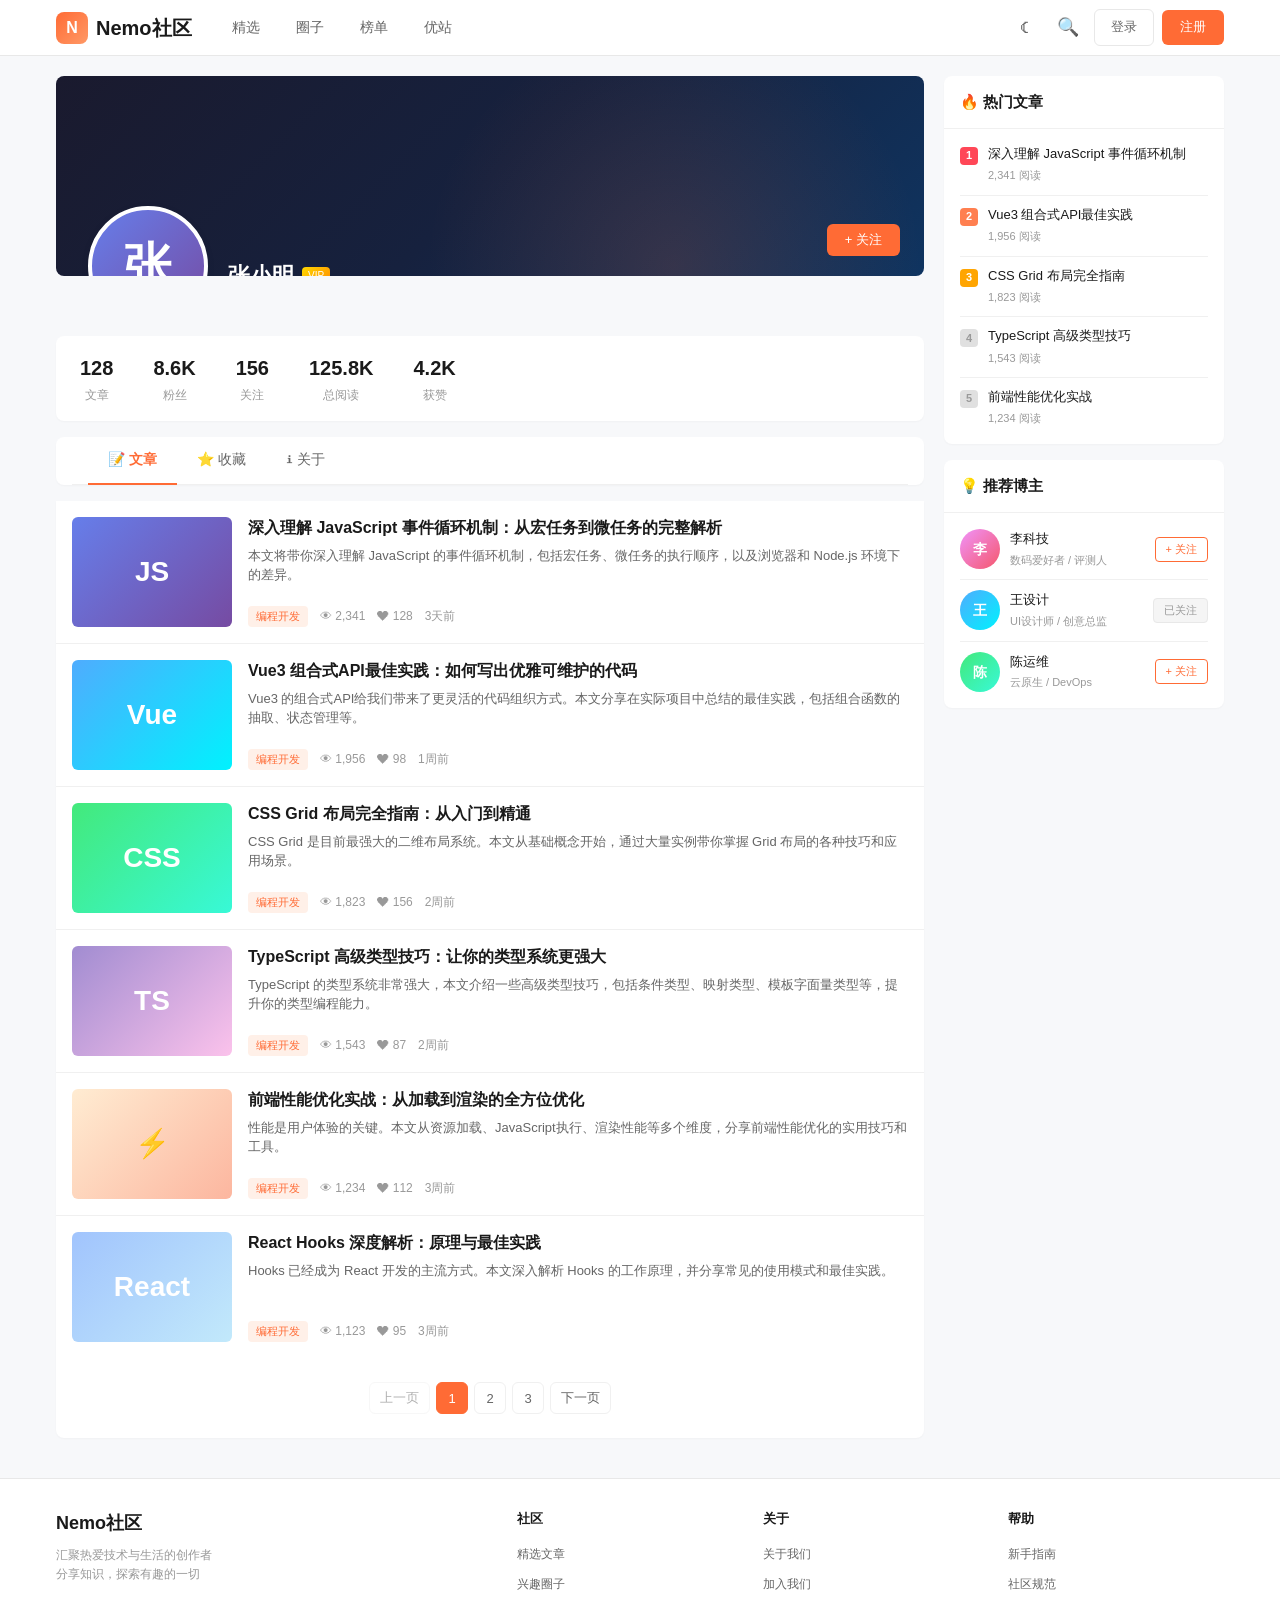
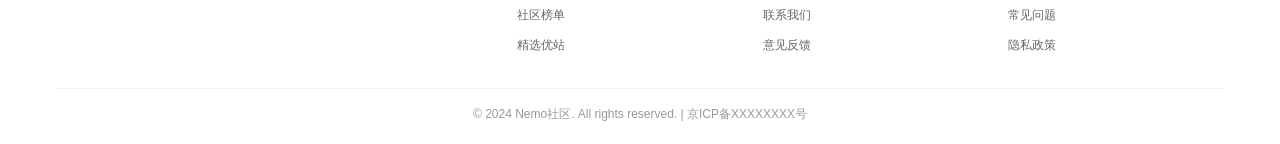
<file: user.html>
<!DOCTYPE html>
<html lang="zh-CN">
<head>
  <meta charset="UTF-8">
  <meta name="viewport" content="width=device-width, initial-scale=1.0">
  <title>张小明的个人主页 - Nemo社区</title>
  <link rel="stylesheet" href="css/style.css">
</head>
<body>
  <!-- 导航栏 -->
  <nav class="navbar">
    <div class="navbar-inner">
      <a href="index.html" class="logo">
        <div class="logo-icon">N</div>
        <span>Nemo社区</span>
      </a>
      <div class="nav-menu">
        <a href="index.html">精选</a>
        <a href="circles.html">圈子</a>
        <a href="ranking.html">榜单</a>
        <a href="sites.html">优站</a>
      </div>
      <div class="nav-actions">
        <button class="nav-icon-btn" id="theme-toggle" title="切换主题">☾</button>
        <button class="nav-icon-btn" title="搜索">🔍</button>
        <a href="login.html" class="btn-secondary">登录</a>
        <a href="register.html" class="btn-primary">注册</a>
        <button class="mobile-menu-btn" id="mobile-menu-btn">☰</button>
      </div>
    </div>
  </nav>

  <!-- 移动端菜单 -->
  <div class="mobile-menu" id="mobile-menu">
    <a href="index.html">精选</a>
    <a href="circles.html">圈子</a>
    <a href="ranking.html">榜单</a>
    <a href="sites.html">优站</a>
    <div class="auth-buttons">
      <a href="login.html" class="btn-secondary">登录</a>
      <a href="register.html" class="btn-primary">注册</a>
    </div>
  </div>

  <!-- 主内容区 -->
  <div class="main-wrapper">
    <div class="main-content">
      <!-- 个人横幅 -->
      <div class="profile-banner">
        <div class="profile-avatar-wrap">
          <div class="profile-avatar">张</div>
          <div class="profile-info">
            <div class="profile-name">
              张小明
              <span class="vip-badge">VIP</span>
            </div>
            <div class="profile-bio">前端开发工程师 / 技术博主 / 热爱开源 / 持续学习者</div>
          </div>
        </div>
        <div class="profile-follow-btn">
          <button class="btn-primary">+ 关注</button>
        </div>
      </div>

      <!-- 数据统计 -->
      <div class="profile-stats">
        <div class="stat-item">
          <div class="stat-num">128</div>
          <div class="stat-label">文章</div>
        </div>
        <div class="stat-item">
          <div class="stat-num">8.6K</div>
          <div class="stat-label">粉丝</div>
        </div>
        <div class="stat-item">
          <div class="stat-num">156</div>
          <div class="stat-label">关注</div>
        </div>
        <div class="stat-item">
          <div class="stat-num">125.8K</div>
          <div class="stat-label">总阅读</div>
        </div>
        <div class="stat-item">
          <div class="stat-num">4.2K</div>
          <div class="stat-label">获赞</div>
        </div>
      </div>

      <!-- Tab 切换 + 内容 -->
      <div class="profile-tab-wrap">
        <div class="profile-tab-nav">
          <div class="tab-nav">
            <button class="tab-item active" data-tab="tab-articles">📝 文章</button>
            <button class="tab-item" data-tab="tab-favorites">⭐ 收藏</button>
            <button class="tab-item" data-tab="tab-about">ℹ 关于</button>
          </div>
        </div>

        <!-- 文章列表 -->
        <div class="tab-content active" id="tab-articles">
          <div class="card" style="border-radius: 0 0 var(--radius-md) var(--radius-md);">
            <div class="article-list">
              <a href="post.html" class="article-item">
                <div class="article-cover gradient-1">JS</div>
                <div class="article-info">
                  <h3 class="article-title">深入理解 JavaScript 事件循环机制：从宏任务到微任务的完整解析</h3>
                  <p class="article-summary">本文将带你深入理解 JavaScript 的事件循环机制，包括宏任务、微任务的执行顺序，以及浏览器和 Node.js 环境下的差异。</p>
                  <div class="article-meta">
                    <span class="article-category">编程开发</span>
                    <span class="views">2,341</span>
                    <span class="likes">128</span>
                    <span>3天前</span>
                  </div>
                </div>
              </a>

              <a href="post.html" class="article-item">
                <div class="article-cover gradient-3">Vue</div>
                <div class="article-info">
                  <h3 class="article-title">Vue3 组合式API最佳实践：如何写出优雅可维护的代码</h3>
                  <p class="article-summary">Vue3 的组合式API给我们带来了更灵活的代码组织方式。本文分享在实际项目中总结的最佳实践，包括组合函数的抽取、状态管理等。</p>
                  <div class="article-meta">
                    <span class="article-category">编程开发</span>
                    <span class="views">1,956</span>
                    <span class="likes">98</span>
                    <span>1周前</span>
                  </div>
                </div>
              </a>

              <a href="post.html" class="article-item">
                <div class="article-cover gradient-4">CSS</div>
                <div class="article-info">
                  <h3 class="article-title">CSS Grid 布局完全指南：从入门到精通</h3>
                  <p class="article-summary">CSS Grid 是目前最强大的二维布局系统。本文从基础概念开始，通过大量实例带你掌握 Grid 布局的各种技巧和应用场景。</p>
                  <div class="article-meta">
                    <span class="article-category">编程开发</span>
                    <span class="views">1,823</span>
                    <span class="likes">156</span>
                    <span>2周前</span>
                  </div>
                </div>
              </a>

              <a href="post.html" class="article-item">
                <div class="article-cover gradient-6">TS</div>
                <div class="article-info">
                  <h3 class="article-title">TypeScript 高级类型技巧：让你的类型系统更强大</h3>
                  <p class="article-summary">TypeScript 的类型系统非常强大，本文介绍一些高级类型技巧，包括条件类型、映射类型、模板字面量类型等，提升你的类型编程能力。</p>
                  <div class="article-meta">
                    <span class="article-category">编程开发</span>
                    <span class="views">1,543</span>
                    <span class="likes">87</span>
                    <span>2周前</span>
                  </div>
                </div>
              </a>

              <a href="post.html" class="article-item">
                <div class="article-cover gradient-7">⚡</div>
                <div class="article-info">
                  <h3 class="article-title">前端性能优化实战：从加载到渲染的全方位优化</h3>
                  <p class="article-summary">性能是用户体验的关键。本文从资源加载、JavaScript执行、渲染性能等多个维度，分享前端性能优化的实用技巧和工具。</p>
                  <div class="article-meta">
                    <span class="article-category">编程开发</span>
                    <span class="views">1,234</span>
                    <span class="likes">112</span>
                    <span>3周前</span>
                  </div>
                </div>
              </a>

              <a href="post.html" class="article-item">
                <div class="article-cover gradient-8">React</div>
                <div class="article-info">
                  <h3 class="article-title">React Hooks 深度解析：原理与最佳实践</h3>
                  <p class="article-summary">Hooks 已经成为 React 开发的主流方式。本文深入解析 Hooks 的工作原理，并分享常见的使用模式和最佳实践。</p>
                  <div class="article-meta">
                    <span class="article-category">编程开发</span>
                    <span class="views">1,123</span>
                    <span class="likes">95</span>
                    <span>3周前</span>
                  </div>
                </div>
              </a>
            </div>

            <!-- 分页 -->
            <div class="pagination">
              <button class="page-btn" disabled>上一页</button>
              <button class="page-btn active">1</button>
              <button class="page-btn">2</button>
              <button class="page-btn">3</button>
              <button class="page-btn">下一页</button>
            </div>
          </div>
        </div>

        <!-- 收藏列表 -->
        <div class="tab-content" id="tab-favorites">
          <div class="card" style="border-radius: 0 0 var(--radius-md) var(--radius-md);">
            <div class="card-body">
              <div class="fav-list">
                <a href="post.html" class="fav-item">
                  <div class="fav-icon f1">JS</div>
                  <div class="fav-info">
                    <div class="fav-title">JavaScript 设计模式精讲</div>
                    <div class="fav-desc">作者：李技术 · 2,341 阅读</div>
                  </div>
                </a>

                <a href="post.html" class="fav-item">
                  <div class="fav-icon f2">AI</div>
                  <div class="fav-info">
                    <div class="fav-title">AI辅助编程：提升开发效率的10个技巧</div>
                    <div class="fav-desc">作者：王智能 · 3,567 阅读</div>
                  </div>
                </a>

                <a href="post.html" class="fav-item">
                  <div class="fav-icon f3">UI</div>
                  <div class="fav-info">
                    <div class="fav-title">极简主义设计的7个核心原则</div>
                    <div class="fav-desc">作者：陈设计 · 1,956 阅读</div>
                  </div>
                </a>

                <a href="post.html" class="fav-item">
                  <div class="fav-icon f4">云</div>
                  <div class="fav-info">
                    <div class="fav-title">Docker入门到实战：容器化部署完整指南</div>
                    <div class="fav-desc">作者：赵运维 · 2,890 阅读</div>
                  </div>
                </a>

                <a href="post.html" class="fav-item">
                  <div class="fav-icon f1">算</div>
                  <div class="fav-info">
                    <div class="fav-title">算法面试必备：10种经典排序算法对比</div>
                    <div class="fav-desc">作者：钱算法 · 1,678 阅读</div>
                  </div>
                </a>

                <a href="post.html" class="fav-item">
                  <div class="fav-icon f2">网</div>
                  <div class="fav-info">
                    <div class="fav-title">HTTP协议完全指南：从入门到深入</div>
                    <div class="fav-desc">作者：孙网络 · 1,432 阅读</div>
                  </div>
                </a>
              </div>
            </div>

            <!-- 分页 -->
            <div class="pagination">
              <button class="page-btn" disabled>上一页</button>
              <button class="page-btn active">1</button>
              <button class="page-btn">2</button>
              <button class="page-btn">下一页</button>
            </div>
          </div>
        </div>

        <!-- 关于 -->
        <div class="tab-content" id="tab-about">
          <div class="about-section">
            <h3>个人简介</h3>
            <p>大家好，我是张小明，一名热爱技术的前端开发工程师。目前专注于 Web 前端领域，对 JavaScript、Vue、React 等技术栈有较深入的研究。</p>
            <p>我相信技术的价值在于分享，因此我会定期将学习心得和项目经验整理成文章发布在这里，希望能够帮助到更多的人。如果你觉得我的文章对你有帮助，欢迎关注和点赞支持！</p>

            <h3>基本信息</h3>
            <div class="info-row">
              <span class="info-label">昵称</span>
              <span class="info-value">张小明</span>
            </div>
            <div class="info-row">
              <span class="info-label">职业</span>
              <span class="info-value">前端开发工程师</span>
            </div>
            <div class="info-row">
              <span class="info-label">坐标</span>
              <span class="info-value">北京</span>
            </div>
            <div class="info-row">
              <span class="info-label">加入时间</span>
              <span class="info-value">2022年3月</span>
            </div>

            <h3>技能标签</h3>
            <p>
              <span class="article-category" style="margin-right: 6px; margin-bottom: 6px; display: inline-block;">JavaScript</span>
              <span class="article-category" style="margin-right: 6px; margin-bottom: 6px; display: inline-block;">TypeScript</span>
              <span class="article-category" style="margin-right: 6px; margin-bottom: 6px; display: inline-block;">Vue.js</span>
              <span class="article-category" style="margin-right: 6px; margin-bottom: 6px; display: inline-block;">React</span>
              <span class="article-category" style="margin-right: 6px; margin-bottom: 6px; display: inline-block;">Node.js</span>
              <span class="article-category" style="margin-right: 6px; margin-bottom: 6px; display: inline-block;">CSS</span>
              <span class="article-category" style="margin-right: 6px; margin-bottom: 6px; display: inline-block;">前端工程化</span>
              <span class="article-category" style="margin-right: 6px; margin-bottom: 6px; display: inline-block;">性能优化</span>
            </p>
          </div>
        </div>
      </div>
    </div>

    <!-- 侧边栏 -->
    <aside class="sidebar">
      <!-- 博主热门文章 -->
      <div class="card sidebar-card">
        <div class="card-header">
          <span class="card-title">🔥 热门文章</span>
        </div>
        <div class="card-body">
          <ul class="blogger-hot-list">
            <li>
              <span class="rank-num top1">1</span>
              <div>
                <a href="post.html" class="hot-article-title">深入理解 JavaScript 事件循环机制</a>
                <div class="hot-article-views">2,341 阅读</div>
              </div>
            </li>
            <li>
              <span class="rank-num top2">2</span>
              <div>
                <a href="post.html" class="hot-article-title">Vue3 组合式API最佳实践</a>
                <div class="hot-article-views">1,956 阅读</div>
              </div>
            </li>
            <li>
              <span class="rank-num top3">3</span>
              <div>
                <a href="post.html" class="hot-article-title">CSS Grid 布局完全指南</a>
                <div class="hot-article-views">1,823 阅读</div>
              </div>
            </li>
            <li>
              <span class="rank-num">4</span>
              <div>
                <a href="post.html" class="hot-article-title">TypeScript 高级类型技巧</a>
                <div class="hot-article-views">1,543 阅读</div>
              </div>
            </li>
            <li>
              <span class="rank-num">5</span>
              <div>
                <a href="post.html" class="hot-article-title">前端性能优化实战</a>
                <div class="hot-article-views">1,234 阅读</div>
              </div>
            </li>
          </ul>
        </div>
      </div>

      <!-- 相关推荐 -->
      <div class="card sidebar-card">
        <div class="card-header">
          <span class="card-title">💡 推荐博主</span>
        </div>
        <div class="card-body">
          <ul class="active-blogger-list">
            <li>
              <span class="avatar lg a2">李</span>
              <div class="blogger-info">
                <div class="blogger-name">李科技</div>
                <div class="blogger-desc">数码爱好者 / 评测人</div>
              </div>
              <button class="btn-follow">+ 关注</button>
            </li>
            <li>
              <span class="avatar lg a3">王</span>
              <div class="blogger-info">
                <div class="blogger-name">王设计</div>
                <div class="blogger-desc">UI设计师 / 创意总监</div>
              </div>
              <button class="btn-follow followed">已关注</button>
            </li>
            <li>
              <span class="avatar lg a4">陈</span>
              <div class="blogger-info">
                <div class="blogger-name">陈运维</div>
                <div class="blogger-desc">云原生 / DevOps</div>
              </div>
              <button class="btn-follow">+ 关注</button>
            </li>
          </ul>
        </div>
      </div>
    </aside>
  </div>

  <!-- 页脚 -->
  <footer class="footer">
    <div class="footer-inner">
      <div class="footer-top">
        <div class="footer-brand">
          <h3>Nemo社区</h3>
          <p>汇聚热爱技术与生活的创作者<br>分享知识，探索有趣的一切</p>
        </div>
        <div class="footer-col">
          <h4>社区</h4>
          <ul>
            <li><a href="index.html">精选文章</a></li>
            <li><a href="circles.html">兴趣圈子</a></li>
            <li><a href="ranking.html">社区榜单</a></li>
            <li><a href="sites.html">精选优站</a></li>
          </ul>
        </div>
        <div class="footer-col">
          <h4>关于</h4>
          <ul>
            <li><a href="#">关于我们</a></li>
            <li><a href="#">加入我们</a></li>
            <li><a href="#">联系我们</a></li>
            <li><a href="#">意见反馈</a></li>
          </ul>
        </div>
        <div class="footer-col">
          <h4>帮助</h4>
          <ul>
            <li><a href="#">新手指南</a></li>
            <li><a href="#">社区规范</a></li>
            <li><a href="#">常见问题</a></li>
            <li><a href="#">隐私政策</a></li>
          </ul>
        </div>
      </div>
      <div class="footer-bottom">
        <p>© 2024 Nemo社区. All rights reserved. | <a href="#">京ICP备XXXXXXXX号</a></p>
      </div>
    </div>
  </footer>

  <script src="js/main.js"></script>
</body>
</html>
</file>
<file: css/style.css>
/* ===== Nemo社区 - 公共样式 ===== */

/* 重置与基础 */
* { margin: 0; padding: 0; box-sizing: border-box; }
html { scroll-behavior: smooth; }
body {
  font-family: -apple-system, BlinkMacSystemFont, "Segoe UI", "PingFang SC", "Hiragino Sans GB", "Microsoft YaHei", sans-serif;
  font-size: 14px;
  line-height: 1.6;
  color: #333;
  background: #f7f8fa;
  transition: background 0.3s, color 0.3s;
}
a { text-decoration: none; color: inherit; }
ul { list-style: none; }
img { max-width: 100%; display: block; }
button { cursor: pointer; border: none; outline: none; font-family: inherit; }
input, textarea { outline: none; font-family: inherit; }

/* 主题变量 */
:root {
  --primary: #ff6b35;
  --primary-hover: #ff8255;
  --primary-light: #fff0e8;
  --text-primary: #1a1a1a;
  --text-secondary: #666;
  --text-tertiary: #999;
  --bg-page: #f7f8fa;
  --bg-card: #fff;
  --bg-hover: #f5f5f5;
  --border-color: #e8e8e8;
  --border-light: #f0f0f0;
  --shadow-sm: 0 1px 2px rgba(0,0,0,0.03);
  --shadow-md: 0 2px 8px rgba(0,0,0,0.06);
  --radius-sm: 4px;
  --radius-md: 8px;
  --radius-lg: 12px;
  --radius-full: 50%;
  --nav-height: 56px;
  --container-width: 1200px;
  --sidebar-width: 280px;
}

/* 暗色主题 */
body.dark {
  --text-primary: #e8e8e8;
  --text-secondary: #aaa;
  --text-tertiary: #777;
  --bg-page: #1a1a1a;
  --bg-card: #242424;
  --bg-hover: #2d2d2d;
  --border-color: #333;
  --border-light: #2a2a2a;
  --shadow-sm: 0 1px 2px rgba(0,0,0,0.3);
  --shadow-md: 0 2px 8px rgba(0,0,0,0.4);
  --primary-light: #3a2015;
}

/* 容器 */
.container {
  max-width: var(--container-width);
  margin: 0 auto;
  padding: 0 16px;
}

/* ===== 导航栏 ===== */
.navbar {
  position: sticky;
  top: 0;
  z-index: 100;
  background: var(--bg-card);
  border-bottom: 1px solid var(--border-color);
  height: var(--nav-height);
}
.navbar-inner {
  max-width: var(--container-width);
  margin: 0 auto;
  padding: 0 16px;
  height: 100%;
  display: flex;
  align-items: center;
  gap: 24px;
}
.logo {
  font-size: 20px;
  font-weight: 700;
  color: var(--text-primary);
  display: flex;
  align-items: center;
  gap: 8px;
  flex-shrink: 0;
}
.logo-icon {
  width: 32px;
  height: 32px;
  background: linear-gradient(135deg, var(--primary), #ff9966);
  border-radius: 8px;
  display: flex;
  align-items: center;
  justify-content: center;
  color: #fff;
  font-weight: 700;
  font-size: 16px;
}
.nav-menu {
  display: flex;
  align-items: center;
  gap: 4px;
  flex: 1;
}
.nav-menu a {
  padding: 8px 16px;
  color: var(--text-secondary);
  font-size: 14px;
  border-radius: 6px;
  transition: all 0.2s;
  white-space: nowrap;
}
.nav-menu a:hover {
  color: var(--text-primary);
  background: var(--bg-hover);
}
.nav-menu a.active {
  color: var(--primary);
  font-weight: 600;
}
.nav-actions {
  display: flex;
  align-items: center;
  gap: 8px;
  flex-shrink: 0;
}
.nav-icon-btn {
  width: 36px;
  height: 36px;
  border-radius: 8px;
  background: transparent;
  color: var(--text-secondary);
  display: flex;
  align-items: center;
  justify-content: center;
  transition: all 0.2s;
  font-size: 18px;
}
.nav-icon-btn:hover {
  background: var(--bg-hover);
  color: var(--text-primary);
}
.btn-primary {
  background: var(--primary);
  color: #fff;
  padding: 7px 18px;
  border-radius: 6px;
  font-size: 13px;
  font-weight: 500;
  transition: background 0.2s;
}
.btn-primary:hover { background: var(--primary-hover); }
.btn-secondary {
  background: transparent;
  color: var(--text-secondary);
  padding: 7px 16px;
  border-radius: 6px;
  font-size: 13px;
  border: 1px solid var(--border-color);
  transition: all 0.2s;
}
.btn-secondary:hover {
  color: var(--primary);
  border-color: var(--primary);
}
.mobile-menu-btn {
  display: none;
  width: 36px;
  height: 36px;
  background: transparent;
  color: var(--text-primary);
  font-size: 20px;
  align-items: center;
  justify-content: center;
  border-radius: 6px;
}

/* ===== 主布局 ===== */
.main-wrapper {
  max-width: var(--container-width);
  margin: 20px auto;
  padding: 0 16px;
  display: grid;
  grid-template-columns: 1fr var(--sidebar-width);
  gap: 20px;
  align-items: start;
}
.main-content { min-width: 0; }
.sidebar { min-width: 0; }

/* ===== 卡片 ===== */
.card {
  background: var(--bg-card);
  border-radius: var(--radius-md);
  box-shadow: var(--shadow-sm);
  overflow: hidden;
}
.card-header {
  padding: 14px 16px;
  border-bottom: 1px solid var(--border-light);
  display: flex;
  align-items: center;
  justify-content: space-between;
}
.card-title {
  font-size: 15px;
  font-weight: 600;
  color: var(--text-primary);
}
.card-body { padding: 16px; }
.card-footer {
  padding: 10px 16px;
  border-top: 1px solid var(--border-light);
  text-align: center;
}
.card-more {
  color: var(--text-tertiary);
  font-size: 13px;
  transition: color 0.2s;
}
.card-more:hover { color: var(--primary); }

/* ===== 文章列表 ===== */
.article-list { display: flex; flex-direction: column; }
.article-item {
  display: flex;
  gap: 16px;
  padding: 16px;
  border-bottom: 1px solid var(--border-light);
  transition: background 0.2s;
}
.article-item:last-child { border-bottom: none; }
.article-item:hover { background: var(--bg-hover); }
.article-cover {
  width: 160px;
  height: 110px;
  border-radius: 6px;
  flex-shrink: 0;
  overflow: hidden;
  display: flex;
  align-items: center;
  justify-content: center;
  color: #fff;
  font-size: 28px;
  font-weight: 700;
}
.article-cover.gradient-1 { background: linear-gradient(135deg, #667eea, #764ba2); }
.article-cover.gradient-2 { background: linear-gradient(135deg, #f093fb, #f5576c); }
.article-cover.gradient-3 { background: linear-gradient(135deg, #4facfe, #00f2fe); }
.article-cover.gradient-4 { background: linear-gradient(135deg, #43e97b, #38f9d7); }
.article-cover.gradient-5 { background: linear-gradient(135deg, #fa709a, #fee140); }
.article-cover.gradient-6 { background: linear-gradient(135deg, #a18cd1, #fbc2eb); }
.article-cover.gradient-7 { background: linear-gradient(135deg, #ffecd2, #fcb69f); }
.article-cover.gradient-8 { background: linear-gradient(135deg, #a1c4fd, #c2e9fb); }
.article-info { flex: 1; min-width: 0; display: flex; flex-direction: column; }
.article-title {
  font-size: 16px;
  font-weight: 600;
  color: var(--text-primary);
  line-height: 1.4;
  margin-bottom: 6px;
  transition: color 0.2s;
  display: -webkit-box;
  -webkit-line-clamp: 2;
  -webkit-box-orient: vertical;
  overflow: hidden;
}
.article-item:hover .article-title { color: var(--primary); }
.article-summary {
  font-size: 13px;
  color: var(--text-secondary);
  line-height: 1.5;
  margin-bottom: 10px;
  display: -webkit-box;
  -webkit-line-clamp: 2;
  -webkit-box-orient: vertical;
  overflow: hidden;
  flex: 1;
}
.article-meta {
  display: flex;
  align-items: center;
  gap: 12px;
  font-size: 12px;
  color: var(--text-tertiary);
}
.article-meta .author {
  display: flex;
  align-items: center;
  gap: 6px;
}
.avatar {
  width: 20px;
  height: 20px;
  border-radius: 50%;
  background: linear-gradient(135deg, var(--primary), #ff9966);
  display: flex;
  align-items: center;
  justify-content: center;
  color: #fff;
  font-size: 10px;
  font-weight: 600;
  flex-shrink: 0;
}
.avatar.lg { width: 40px; height: 40px; font-size: 14px; }
.avatar.xl { width: 64px; height: 64px; font-size: 24px; }
.avatar.xxl { width: 100px; height: 100px; font-size: 36px; }
.avatar.a1 { background: linear-gradient(135deg, #667eea, #764ba2); }
.avatar.a2 { background: linear-gradient(135deg, #f093fb, #f5576c); }
.avatar.a3 { background: linear-gradient(135deg, #4facfe, #00f2fe); }
.avatar.a4 { background: linear-gradient(135deg, #43e97b, #38f9d7); }
.avatar.a5 { background: linear-gradient(135deg, #fa709a, #fee140); }
.avatar.a6 { background: linear-gradient(135deg, #a18cd1, #fbc2eb); }
.article-category {
  display: inline-block;
  padding: 2px 8px;
  background: var(--primary-light);
  color: var(--primary);
  font-size: 11px;
  border-radius: 4px;
  font-weight: 500;
}
.article-meta .views::before { content: "👁 "; }
.article-meta .likes::before { content: "❤ "; }

/* ===== Banner ===== */
.banner {
  background: linear-gradient(135deg, #1a1a2e 0%, #16213e 50%, #0f3460 100%);
  border-radius: var(--radius-md);
  padding: 48px 32px;
  margin-bottom: 20px;
  color: #fff;
  position: relative;
  overflow: hidden;
}
.banner::before {
  content: "";
  position: absolute;
  top: -50%;
  right: -10%;
  width: 400px;
  height: 400px;
  background: radial-gradient(circle, rgba(255,107,53,0.2) 0%, transparent 70%);
  border-radius: 50%;
}
.banner h1 {
  font-size: 28px;
  font-weight: 700;
  margin-bottom: 8px;
  position: relative;
}
.banner p {
  font-size: 14px;
  opacity: 0.8;
  margin-bottom: 20px;
  position: relative;
  max-width: 500px;
}
.banner-stats {
  display: flex;
  gap: 32px;
  position: relative;
}
.banner-stat strong {
  font-size: 24px;
  font-weight: 700;
  display: block;
}
.banner-stat span {
  font-size: 12px;
  opacity: 0.7;
}

/* ===== 侧边栏 ===== */
.sidebar-card { margin-bottom: 16px; }
.hot-article-list li {
  display: flex;
  gap: 10px;
  padding: 10px 0;
  border-bottom: 1px solid var(--border-light);
  align-items: flex-start;
}
.hot-article-list li:last-child { border-bottom: none; padding-bottom: 0; }
.hot-article-list li:first-child { padding-top: 0; }
.rank-num {
  width: 18px;
  height: 18px;
  border-radius: 4px;
  background: #e0e0e0;
  color: #999;
  font-size: 11px;
  font-weight: 600;
  display: flex;
  align-items: center;
  justify-content: center;
  flex-shrink: 0;
  margin-top: 2px;
}
.rank-num.top1 { background: #ff4757; color: #fff; }
.rank-num.top2 { background: #ff7f50; color: #fff; }
.rank-num.top3 { background: #ffa502; color: #fff; }
.hot-article-title {
  font-size: 13px;
  color: var(--text-primary);
  line-height: 1.4;
  display: -webkit-box;
  -webkit-line-clamp: 2;
  -webkit-box-orient: vertical;
  overflow: hidden;
  transition: color 0.2s;
}
.hot-article-list li:hover .hot-article-title { color: var(--primary); }
.hot-article-views {
  font-size: 11px;
  color: var(--text-tertiary);
  margin-top: 4px;
}

/* 热门圈子 */
.hot-circle-list li {
  display: flex;
  align-items: center;
  gap: 10px;
  padding: 10px 0;
  border-bottom: 1px solid var(--border-light);
}
.hot-circle-list li:last-child { border-bottom: none; padding-bottom: 0; }
.hot-circle-list li:first-child { padding-top: 0; }
.circle-icon-sm {
  width: 36px;
  height: 36px;
  border-radius: 8px;
  display: flex;
  align-items: center;
  justify-content: center;
  color: #fff;
  font-size: 16px;
  font-weight: 600;
  flex-shrink: 0;
}
.circle-icon-sm.c1 { background: linear-gradient(135deg, #667eea, #764ba2); }
.circle-icon-sm.c2 { background: linear-gradient(135deg, #f093fb, #f5576c); }
.circle-icon-sm.c3 { background: linear-gradient(135deg, #4facfe, #00f2fe); }
.circle-icon-sm.c4 { background: linear-gradient(135deg, #43e97b, #38f9d7); }
.circle-icon-sm.c5 { background: linear-gradient(135deg, #fa709a, #fee140); }
.circle-info-sm { flex: 1; min-width: 0; }
.circle-name-sm {
  font-size: 13px;
  font-weight: 500;
  color: var(--text-primary);
  margin-bottom: 2px;
  white-space: nowrap;
  overflow: hidden;
  text-overflow: ellipsis;
}
.circle-members-sm {
  font-size: 11px;
  color: var(--text-tertiary);
}

/* 活跃博主 */
.active-blogger-list li {
  display: flex;
  align-items: center;
  gap: 10px;
  padding: 10px 0;
  border-bottom: 1px solid var(--border-light);
}
.active-blogger-list li:last-child { border-bottom: none; padding-bottom: 0; }
.active-blogger-list li:first-child { padding-top: 0; }
.blogger-info { flex: 1; min-width: 0; }
.blogger-name {
  font-size: 13px;
  font-weight: 500;
  color: var(--text-primary);
  margin-bottom: 2px;
}
.blogger-desc {
  font-size: 11px;
  color: var(--text-tertiary);
  white-space: nowrap;
  overflow: hidden;
  text-overflow: ellipsis;
}
.btn-follow {
  padding: 4px 10px;
  font-size: 11px;
  background: transparent;
  color: var(--primary);
  border: 1px solid var(--primary);
  border-radius: 4px;
  transition: all 0.2s;
}
.btn-follow:hover {
  background: var(--primary);
  color: #fff;
}
.btn-follow.followed {
  background: var(--bg-hover);
  color: var(--text-tertiary);
  border-color: var(--border-color);
}

/* ===== 分页 ===== */
.pagination {
  display: flex;
  justify-content: center;
  gap: 6px;
  padding: 24px 0;
}
.page-btn {
  min-width: 32px;
  height: 32px;
  padding: 0 10px;
  border-radius: 6px;
  background: var(--bg-card);
  color: var(--text-secondary);
  font-size: 13px;
  display: flex;
  align-items: center;
  justify-content: center;
  transition: all 0.2s;
  border: 1px solid var(--border-light);
}
.page-btn:hover {
  border-color: var(--primary);
  color: var(--primary);
}
.page-btn.active {
  background: var(--primary);
  color: #fff;
  border-color: var(--primary);
}
.page-btn:disabled {
  opacity: 0.5;
  cursor: not-allowed;
}

/* ===== 页脚 ===== */
.footer {
  background: var(--bg-card);
  border-top: 1px solid var(--border-color);
  padding: 30px 0 20px;
  margin-top: 40px;
}
.footer-inner {
  max-width: var(--container-width);
  margin: 0 auto;
  padding: 0 16px;
}
.footer-top {
  display: grid;
  grid-template-columns: 2fr 1fr 1fr 1fr;
  gap: 30px;
  padding-bottom: 24px;
  border-bottom: 1px solid var(--border-light);
}
.footer-brand h3 {
  font-size: 18px;
  font-weight: 700;
  color: var(--text-primary);
  margin-bottom: 8px;
}
.footer-brand p {
  font-size: 12px;
  color: var(--text-tertiary);
  line-height: 1.6;
}
.footer-col h4 {
  font-size: 13px;
  font-weight: 600;
  color: var(--text-primary);
  margin-bottom: 12px;
}
.footer-col ul li {
  margin-bottom: 8px;
}
.footer-col ul li a {
  font-size: 12px;
  color: var(--text-secondary);
  transition: color 0.2s;
}
.footer-col ul li a:hover { color: var(--primary); }
.footer-bottom {
  padding-top: 16px;
  text-align: center;
  font-size: 12px;
  color: var(--text-tertiary);
}
.footer-bottom a { color: var(--text-tertiary); }
.footer-bottom a:hover { color: var(--primary); }

/* ===== 分类导航/Tab ===== */
.category-nav {
  display: flex;
  gap: 4px;
  flex-wrap: wrap;
  padding: 12px 16px;
  background: var(--bg-card);
  border-radius: var(--radius-md);
  margin-bottom: 16px;
  box-shadow: var(--shadow-sm);
}
.category-nav a {
  padding: 6px 14px;
  font-size: 13px;
  color: var(--text-secondary);
  border-radius: 6px;
  transition: all 0.2s;
}
.category-nav a:hover {
  color: var(--primary);
  background: var(--primary-light);
}
.category-nav a.active {
  background: var(--primary);
  color: #fff;
}

.tab-nav {
  display: flex;
  gap: 0;
  border-bottom: 1px solid var(--border-light);
  background: var(--bg-card);
  border-radius: var(--radius-md) var(--radius-md) 0 0;
  padding: 0 16px;
}
.tab-item {
  padding: 14px 20px;
  font-size: 14px;
  color: var(--text-secondary);
  cursor: pointer;
  position: relative;
  transition: color 0.2s;
  background: none;
  border-bottom: 2px solid transparent;
  margin-bottom: -1px;
}
.tab-item:hover { color: var(--text-primary); }
.tab-item.active {
  color: var(--primary);
  font-weight: 600;
  border-bottom-color: var(--primary);
}
.tab-content { display: none; }
.tab-content.active { display: block; }

/* ===== 圈子页面 ===== */
.circle-grid {
  display: grid;
  grid-template-columns: repeat(2, 1fr);
  gap: 16px;
}
.circle-card {
  background: var(--bg-card);
  border-radius: var(--radius-md);
  padding: 16px;
  display: flex;
  gap: 14px;
  box-shadow: var(--shadow-sm);
  transition: all 0.2s;
}
.circle-card:hover {
  box-shadow: var(--shadow-md);
  transform: translateY(-1px);
}
.circle-icon-lg {
  width: 56px;
  height: 56px;
  border-radius: 12px;
  display: flex;
  align-items: center;
  justify-content: center;
  color: #fff;
  font-size: 22px;
  font-weight: 600;
  flex-shrink: 0;
}
.circle-icon-lg.c1 { background: linear-gradient(135deg, #667eea, #764ba2); }
.circle-icon-lg.c2 { background: linear-gradient(135deg, #f093fb, #f5576c); }
.circle-icon-lg.c3 { background: linear-gradient(135deg, #4facfe, #00f2fe); }
.circle-icon-lg.c4 { background: linear-gradient(135deg, #43e97b, #38f9d7); }
.circle-icon-lg.c5 { background: linear-gradient(135deg, #fa709a, #fee140); }
.circle-icon-lg.c6 { background: linear-gradient(135deg, #a18cd1, #fbc2eb); }
.circle-icon-lg.c7 { background: linear-gradient(135deg, #ffecd2, #fcb69f); }
.circle-icon-lg.c8 { background: linear-gradient(135deg, #a1c4fd, #c2e9fb); }
.circle-content { flex: 1; min-width: 0; }
.circle-name {
  font-size: 15px;
  font-weight: 600;
  color: var(--text-primary);
  margin-bottom: 4px;
}
.circle-desc {
  font-size: 12px;
  color: var(--text-secondary);
  line-height: 1.5;
  margin-bottom: 8px;
  display: -webkit-box;
  -webkit-line-clamp: 2;
  -webkit-box-orient: vertical;
  overflow: hidden;
}
.circle-stats {
  display: flex;
  gap: 12px;
  font-size: 11px;
  color: var(--text-tertiary);
  margin-bottom: 10px;
}
.circle-join-btn {
  width: 100%;
  padding: 6px 0;
  background: var(--primary-light);
  color: var(--primary);
  border-radius: 6px;
  font-size: 12px;
  font-weight: 500;
  transition: all 0.2s;
}
.circle-join-btn:hover {
  background: var(--primary);
  color: #fff;
}
.circle-join-btn.joined {
  background: var(--bg-hover);
  color: var(--text-tertiary);
}

/* ===== 榜单页面 ===== */
.ranking-list {
  background: var(--bg-card);
  border-radius: 0 0 var(--radius-md) var(--radius-md);
  box-shadow: var(--shadow-sm);
  overflow: hidden;
}
.ranking-item {
  display: flex;
  align-items: center;
  gap: 16px;
  padding: 14px 16px;
  border-bottom: 1px solid var(--border-light);
  transition: background 0.2s;
}
.ranking-item:last-child { border-bottom: none; }
.ranking-item:hover { background: var(--bg-hover); }
.ranking-rank {
  width: 28px;
  text-align: center;
  flex-shrink: 0;
}
.ranking-rank .trophy {
  font-size: 20px;
}
.ranking-rank .num {
  font-size: 16px;
  font-weight: 700;
  color: var(--text-tertiary);
}
.ranking-rank.top1 .num { color: #ff4757; }
.ranking-rank.top2 .num { color: #ff7f50; }
.ranking-rank.top3 .num { color: #ffa502; }
.ranking-info { flex: 1; min-width: 0; }
.ranking-title {
  font-size: 14px;
  font-weight: 500;
  color: var(--text-primary);
  margin-bottom: 4px;
  white-space: nowrap;
  overflow: hidden;
  text-overflow: ellipsis;
  transition: color 0.2s;
}
.ranking-item:hover .ranking-title { color: var(--primary); }
.ranking-sub {
  font-size: 12px;
  color: var(--text-tertiary);
  display: flex;
  align-items: center;
  gap: 10px;
}
.ranking-data {
  text-align: right;
  flex-shrink: 0;
}
.ranking-count {
  font-size: 15px;
  font-weight: 600;
  color: var(--primary);
}
.ranking-label {
  font-size: 11px;
  color: var(--text-tertiary);
}

/* 博主榜特殊样式 */
.ranking-blogger-avatar {
  width: 44px;
  height: 44px;
  border-radius: 50%;
  flex-shrink: 0;
  display: flex;
  align-items: center;
  justify-content: center;
  color: #fff;
  font-size: 16px;
  font-weight: 600;
}
.ranking-blogger-avatar.a1 { background: linear-gradient(135deg, #667eea, #764ba2); }
.ranking-blogger-avatar.a2 { background: linear-gradient(135deg, #f093fb, #f5576c); }
.ranking-blogger-avatar.a3 { background: linear-gradient(135deg, #4facfe, #00f2fe); }
.ranking-blogger-avatar.a4 { background: linear-gradient(135deg, #43e97b, #38f9d7); }
.ranking-blogger-avatar.a5 { background: linear-gradient(135deg, #fa709a, #fee140); }

/* 圈子榜特殊样式 */
.ranking-circle-icon {
  width: 44px;
  height: 44px;
  border-radius: 10px;
  flex-shrink: 0;
  display: flex;
  align-items: center;
  justify-content: center;
  color: #fff;
  font-size: 18px;
  font-weight: 600;
}
.ranking-circle-icon.c1 { background: linear-gradient(135deg, #667eea, #764ba2); }
.ranking-circle-icon.c2 { background: linear-gradient(135deg, #f093fb, #f5576c); }
.ranking-circle-icon.c3 { background: linear-gradient(135deg, #4facfe, #00f2fe); }
.ranking-circle-icon.c4 { background: linear-gradient(135deg, #43e97b, #38f9d7); }
.ranking-circle-icon.c5 { background: linear-gradient(135deg, #fa709a, #fee140); }

/* ===== 优站页面 ===== */
.site-grid {
  display: grid;
  grid-template-columns: repeat(3, 1fr);
  gap: 16px;
}
.site-card {
  background: var(--bg-card);
  border-radius: var(--radius-md);
  padding: 16px;
  box-shadow: var(--shadow-sm);
  transition: all 0.2s;
  display: flex;
  flex-direction: column;
}
.site-card:hover {
  box-shadow: var(--shadow-md);
  transform: translateY(-2px);
}
.site-header {
  display: flex;
  gap: 12px;
  margin-bottom: 10px;
  align-items: flex-start;
}
.site-icon {
  width: 48px;
  height: 48px;
  border-radius: 10px;
  display: flex;
  align-items: center;
  justify-content: center;
  color: #fff;
  font-size: 20px;
  font-weight: 600;
  flex-shrink: 0;
}
.site-icon.s1 { background: linear-gradient(135deg, #667eea, #764ba2); }
.site-icon.s2 { background: linear-gradient(135deg, #f093fb, #f5576c); }
.site-icon.s3 { background: linear-gradient(135deg, #4facfe, #00f2fe); }
.site-icon.s4 { background: linear-gradient(135deg, #43e97b, #38f9d7); }
.site-icon.s5 { background: linear-gradient(135deg, #fa709a, #fee140); }
.site-icon.s6 { background: linear-gradient(135deg, #a18cd1, #fbc2eb); }
.site-icon.s7 { background: linear-gradient(135deg, #ffecd2, #fcb69f); }
.site-icon.s8 { background: linear-gradient(135deg, #a1c4fd, #c2e9fb); }
.site-icon.s9 { background: linear-gradient(135deg, #fbc2eb, #a6c1ee); }
.site-name {
  font-size: 15px;
  font-weight: 600;
  color: var(--text-primary);
  margin-bottom: 2px;
}
.site-category-tag {
  font-size: 11px;
  color: var(--text-tertiary);
  background: var(--bg-hover);
  padding: 2px 6px;
  border-radius: 4px;
  display: inline-block;
}
.site-desc {
  font-size: 12px;
  color: var(--text-secondary);
  line-height: 1.6;
  margin-bottom: 12px;
  display: -webkit-box;
  -webkit-line-clamp: 3;
  -webkit-box-orient: vertical;
  overflow: hidden;
  flex: 1;
}
.site-visit-btn {
  width: 100%;
  padding: 8px 0;
  background: var(--bg-hover);
  color: var(--text-secondary);
  border-radius: 6px;
  font-size: 13px;
  font-weight: 500;
  transition: all 0.2s;
  text-align: center;
}
.site-visit-btn:hover {
  background: var(--primary);
  color: #fff;
}

/* ===== 文章详情页 ===== */
.post-header {
  background: var(--bg-card);
  border-radius: var(--radius-md);
  padding: 24px;
  margin-bottom: 16px;
  box-shadow: var(--shadow-sm);
}
.post-author-bar {
  display: flex;
  align-items: center;
  gap: 12px;
  margin-bottom: 16px;
}
.post-author-info { flex: 1; min-width: 0; }
.post-author-name {
  font-size: 15px;
  font-weight: 600;
  color: var(--text-primary);
  display: flex;
  align-items: center;
  gap: 6px;
}
.vip-badge {
  font-size: 10px;
  padding: 1px 6px;
  background: linear-gradient(135deg, #ffd700, #ff8c00);
  color: #fff;
  border-radius: 4px;
  font-weight: 500;
}
.post-author-bio {
  font-size: 12px;
  color: var(--text-tertiary);
  margin-top: 2px;
  white-space: nowrap;
  overflow: hidden;
  text-overflow: ellipsis;
}
.post-title {
  font-size: 24px;
  font-weight: 700;
  color: var(--text-primary);
  line-height: 1.3;
  margin-bottom: 12px;
}
.post-meta {
  display: flex;
  gap: 16px;
  font-size: 12px;
  color: var(--text-tertiary);
  flex-wrap: wrap;
}
.post-meta span { display: flex; align-items: center; gap: 4px; }

.post-content {
  background: var(--bg-card);
  border-radius: var(--radius-md);
  padding: 28px;
  margin-bottom: 16px;
  box-shadow: var(--shadow-sm);
  font-size: 15px;
  line-height: 1.8;
  color: var(--text-primary);
}
.post-content h2 {
  font-size: 20px;
  font-weight: 700;
  margin: 28px 0 16px;
  color: var(--text-primary);
}
.post-content h3 {
  font-size: 17px;
  font-weight: 600;
  margin: 24px 0 12px;
  color: var(--text-primary);
}
.post-content p {
  margin-bottom: 16px;
  color: var(--text-primary);
}
.post-content blockquote {
  border-left: 4px solid var(--primary);
  padding: 12px 16px;
  background: var(--primary-light);
  border-radius: 0 6px 6px 0;
  margin: 16px 0;
  color: var(--text-secondary);
}
.post-content pre {
  background: #1e1e1e;
  color: #d4d4d4;
  padding: 16px;
  border-radius: 8px;
  overflow-x: auto;
  margin: 16px 0;
  font-size: 13px;
  font-family: "SF Mono", "Fira Code", "Consolas", monospace;
  line-height: 1.6;
}
.post-content code {
  background: var(--bg-hover);
  padding: 2px 6px;
  border-radius: 4px;
  font-size: 13px;
  font-family: "SF Mono", "Fira Code", "Consolas", monospace;
}
.post-content pre code {
  background: none;
  padding: 0;
  color: inherit;
}
.post-content ul, .post-content ol {
  margin: 12px 0 12px 24px;
}
.post-content li { margin-bottom: 6px; }
.post-content strong { color: var(--text-primary); }

/* 互动区 */
.post-actions {
  background: var(--bg-card);
  border-radius: var(--radius-md);
  padding: 20px 24px;
  margin-bottom: 16px;
  box-shadow: var(--shadow-sm);
  display: flex;
  justify-content: center;
  gap: 40px;
  border-top: 1px solid var(--border-light);
}
.action-btn {
  display: flex;
  align-items: center;
  gap: 8px;
  background: transparent;
  color: var(--text-secondary);
  font-size: 14px;
  padding: 8px 16px;
  border-radius: 8px;
  transition: all 0.2s;
}
.action-btn:hover {
  background: var(--bg-hover);
  color: var(--primary);
}
.action-btn.active {
  color: var(--primary);
}
.action-btn .icon { font-size: 18px; }
.action-btn .count { font-weight: 500; }

/* 评论区 */
.comments-section {
  background: var(--bg-card);
  border-radius: var(--radius-md);
  padding: 20px 24px;
  margin-bottom: 16px;
  box-shadow: var(--shadow-sm);
}
.comments-title {
  font-size: 16px;
  font-weight: 600;
  color: var(--text-primary);
  margin-bottom: 16px;
}
.comment-input-area {
  display: flex;
  gap: 12px;
  margin-bottom: 24px;
}
.comment-input-area .avatar { flex-shrink: 0; }
.comment-input-wrap { flex: 1; }
.comment-textarea {
  width: 100%;
  min-height: 80px;
  padding: 10px 12px;
  border: 1px solid var(--border-color);
  border-radius: 8px;
  font-size: 13px;
  resize: vertical;
  background: var(--bg-card);
  color: var(--text-primary);
  transition: border-color 0.2s;
}
.comment-textarea:focus { border-color: var(--primary); }
.comment-submit-row {
  display: flex;
  justify-content: flex-end;
  margin-top: 8px;
}
.comment-submit-btn {
  padding: 6px 16px;
  background: var(--primary);
  color: #fff;
  border-radius: 6px;
  font-size: 13px;
  transition: background 0.2s;
}
.comment-submit-btn:hover { background: var(--primary-hover); }

.comment-list .comment-item {
  display: flex;
  gap: 12px;
  padding: 14px 0;
  border-bottom: 1px solid var(--border-light);
}
.comment-list .comment-item:last-child { border-bottom: none; }
.comment-content { flex: 1; min-width: 0; }
.comment-author {
  font-size: 13px;
  font-weight: 500;
  color: var(--text-primary);
  margin-bottom: 4px;
}
.comment-time {
  font-size: 11px;
  color: var(--text-tertiary);
  margin-left: 8px;
  font-weight: normal;
}
.comment-text {
  font-size: 13px;
  color: var(--text-secondary);
  line-height: 1.6;
  margin-bottom: 6px;
}
.comment-actions {
  display: flex;
  gap: 16px;
  font-size: 12px;
  color: var(--text-tertiary);
}
.comment-actions button {
  background: none;
  color: var(--text-tertiary);
  font-size: 12px;
  display: flex;
  align-items: center;
  gap: 4px;
  transition: color 0.2s;
}
.comment-actions button:hover { color: var(--primary); }

/* 博主热门文章侧边栏 */
.blogger-hot-list li {
  display: flex;
  gap: 10px;
  padding: 10px 0;
  border-bottom: 1px solid var(--border-light);
}
.blogger-hot-list li:last-child { border-bottom: none; padding-bottom: 0; }
.blogger-hot-list li:first-child { padding-top: 0; }

/* ===== 个人主页 ===== */
.profile-banner {
  background: linear-gradient(135deg, #1a1a2e 0%, #16213e 50%, #0f3460 100%);
  height: 200px;
  position: relative;
  border-radius: var(--radius-md);
  margin-bottom: 60px;
  overflow: hidden;
}
.profile-banner::before {
  content: "";
  position: absolute;
  top: -30%;
  right: 0;
  width: 500px;
  height: 500px;
  background: radial-gradient(circle, rgba(255,107,53,0.15) 0%, transparent 70%);
  border-radius: 50%;
}
.profile-avatar-wrap {
  position: absolute;
  bottom: -50px;
  left: 32px;
  display: flex;
  gap: 20px;
  align-items: flex-end;
}
.profile-avatar {
  width: 120px;
  height: 120px;
  border-radius: 50%;
  border: 4px solid var(--bg-card);
  background: linear-gradient(135deg, #667eea, #764ba2);
  display: flex;
  align-items: center;
  justify-content: center;
  color: #fff;
  font-size: 48px;
  font-weight: 700;
  box-shadow: var(--shadow-md);
}
.profile-info {
  padding-bottom: 8px;
  color: #fff;
}
.profile-name {
  font-size: 22px;
  font-weight: 700;
  display: flex;
  align-items: center;
  gap: 8px;
}
.profile-bio {
  font-size: 13px;
  opacity: 0.8;
  margin-top: 4px;
}
.profile-follow-btn {
  position: absolute;
  bottom: 20px;
  right: 24px;
}

.profile-stats {
  display: flex;
  gap: 40px;
  padding: 16px 24px;
  background: var(--bg-card);
  border-radius: var(--radius-md);
  margin-bottom: 16px;
  box-shadow: var(--shadow-sm);
}
.stat-item { text-align: center; }
.stat-num {
  font-size: 20px;
  font-weight: 700;
  color: var(--text-primary);
}
.stat-label {
  font-size: 12px;
  color: var(--text-tertiary);
  margin-top: 2px;
}

.profile-tab-nav {
  background: var(--bg-card);
  border-radius: var(--radius-md);
  margin-bottom: 16px;
  box-shadow: var(--shadow-sm);
  padding: 0 16px;
}

/* 收藏列表 */
.fav-list .fav-item {
  display: flex;
  gap: 12px;
  padding: 14px 0;
  border-bottom: 1px solid var(--border-light);
}
.fav-list .fav-item:last-child { border-bottom: none; }
.fav-icon {
  width: 48px;
  height: 48px;
  border-radius: 8px;
  display: flex;
  align-items: center;
  justify-content: center;
  color: #fff;
  font-size: 18px;
  flex-shrink: 0;
}
.fav-icon.f1 { background: linear-gradient(135deg, #667eea, #764ba2); }
.fav-icon.f2 { background: linear-gradient(135deg, #f093fb, #f5576c); }
.fav-icon.f3 { background: linear-gradient(135deg, #4facfe, #00f2fe); }
.fav-icon.f4 { background: linear-gradient(135deg, #43e97b, #38f9d7); }
.fav-info { flex: 1; min-width: 0; }
.fav-title {
  font-size: 14px;
  font-weight: 500;
  color: var(--text-primary);
  margin-bottom: 4px;
  white-space: nowrap;
  overflow: hidden;
  text-overflow: ellipsis;
}
.fav-desc {
  font-size: 12px;
  color: var(--text-tertiary);
}

/* 关于 */
.about-section {
  background: var(--bg-card);
  border-radius: 0 0 var(--radius-md) var(--radius-md);
  padding: 24px;
  box-shadow: var(--shadow-sm);
}
.about-section h3 {
  font-size: 15px;
  font-weight: 600;
  color: var(--text-primary);
  margin-bottom: 8px;
}
.about-section p {
  font-size: 13px;
  color: var(--text-secondary);
  line-height: 1.8;
  margin-bottom: 16px;
}
.about-section .info-row {
  display: flex;
  gap: 12px;
  padding: 8px 0;
  font-size: 13px;
}
.about-section .info-label {
  color: var(--text-tertiary);
  width: 80px;
  flex-shrink: 0;
}
.about-section .info-value { color: var(--text-primary); }

/* ===== 登录/注册页 ===== */
.auth-page {
  min-height: calc(100vh - var(--nav-height) - 200px);
  display: flex;
  align-items: center;
  justify-content: center;
  padding: 40px 16px;
}
.auth-card {
  width: 100%;
  max-width: 400px;
  background: var(--bg-card);
  border-radius: var(--radius-lg);
  padding: 32px;
  box-shadow: var(--shadow-md);
}
.auth-logo {
  text-align: center;
  margin-bottom: 24px;
}
.auth-logo .logo-icon {
  width: 48px;
  height: 48px;
  margin: 0 auto 12px;
  font-size: 22px;
  border-radius: 12px;
}
.auth-logo h2 {
  font-size: 20px;
  font-weight: 700;
  color: var(--text-primary);
}
.auth-logo p {
  font-size: 13px;
  color: var(--text-tertiary);
  margin-top: 4px;
}
.form-group {
  margin-bottom: 16px;
}
.form-group label {
  display: block;
  font-size: 13px;
  font-weight: 500;
  color: var(--text-primary);
  margin-bottom: 6px;
}
.form-input {
  width: 100%;
  padding: 10px 14px;
  border: 1px solid var(--border-color);
  border-radius: 8px;
  font-size: 14px;
  background: var(--bg-card);
  color: var(--text-primary);
  transition: border-color 0.2s;
}
.form-input:focus {
  border-color: var(--primary);
}
.form-row {
  display: flex;
  justify-content: space-between;
  align-items: center;
  margin-bottom: 16px;
  font-size: 12px;
}
.form-row a {
  color: var(--text-tertiary);
  transition: color 0.2s;
}
.form-row a:hover { color: var(--primary); }
.auth-submit-btn {
  width: 100%;
  padding: 11px;
  background: var(--primary);
  color: #fff;
  border-radius: 8px;
  font-size: 14px;
  font-weight: 500;
  transition: background 0.2s;
}
.auth-submit-btn:hover { background: var(--primary-hover); }
.auth-footer {
  text-align: center;
  margin-top: 20px;
  font-size: 13px;
  color: var(--text-tertiary);
}
.auth-footer a {
  color: var(--primary);
  font-weight: 500;
}

/* 侧边栏网站分类 */
.sidebar-category-list li {
  display: flex;
  justify-content: space-between;
  align-items: center;
  padding: 8px 10px;
  border-radius: 6px;
  margin-bottom: 2px;
  cursor: pointer;
  transition: all 0.2s;
  font-size: 13px;
  color: var(--text-secondary);
}
.sidebar-category-list li:hover {
  background: var(--bg-hover);
  color: var(--primary);
}
.sidebar-category-list .count {
  font-size: 11px;
  color: var(--text-tertiary);
  background: var(--bg-hover);
  padding: 1px 6px;
  border-radius: 10px;
}

/* 本周新增网站 */
.new-site-list li {
  display: flex;
  align-items: center;
  gap: 10px;
  padding: 10px 0;
  border-bottom: 1px solid var(--border-light);
}
.new-site-list li:last-child { border-bottom: none; padding-bottom: 0; }
.new-site-list li:first-child { padding-top: 0; }

/* ===== 响应式 ===== */
@media (max-width: 960px) {
  .main-wrapper {
    grid-template-columns: 1fr;
  }
  .sidebar { display: none; }
  .site-grid { grid-template-columns: repeat(2, 1fr); }
  .circle-grid { grid-template-columns: 1fr; }
  .footer-top { grid-template-columns: 1fr 1fr; }
}

@media (max-width: 768px) {
  .nav-menu { display: none; }
  .nav-actions .btn-secondary,
  .nav-actions .btn-primary { display: none; }
  .mobile-menu-btn { display: flex; }
  .banner { padding: 32px 20px; }
  .banner h1 { font-size: 22px; }
  .article-cover { width: 110px; height: 80px; font-size: 20px; }
  .article-title { font-size: 15px; }
  .profile-banner { height: 160px; margin-bottom: 70px; }
  .profile-avatar-wrap { flex-direction: column; align-items: flex-start; gap: 8px; bottom: -60px; left: 20px; }
  .profile-avatar { width: 80px; height: 80px; font-size: 32px; }
  .profile-name { font-size: 18px; }
  .profile-stats { gap: 20px; padding: 12px 16px; }
  .stat-num { font-size: 16px; }
  .post-header { padding: 16px; }
  .post-title { font-size: 20px; }
  .post-content { padding: 16px; font-size: 14px; }
  .post-actions { gap: 20px; padding: 16px; }
  .comments-section { padding: 16px; }
  .site-grid { grid-template-columns: 1fr; }
  .footer-top { grid-template-columns: 1fr; gap: 20px; }
  .tab-item { padding: 12px 14px; font-size: 13px; }
  .ranking-item { padding: 12px; gap: 12px; }
  .ranking-blogger-avatar, .ranking-circle-icon { width: 36px; height: 36px; font-size: 14px; }
}

@media (max-width: 480px) {
  .article-cover { display: none; }
  .banner-stats { gap: 20px; }
  .banner-stat strong { font-size: 20px; }
}

/* 移动端菜单 */
.mobile-menu {
  display: none;
  position: fixed;
  top: var(--nav-height);
  left: 0;
  right: 0;
  bottom: 0;
  background: var(--bg-card);
  z-index: 99;
  padding: 16px;
  overflow-y: auto;
}
.mobile-menu.open { display: block; }
.mobile-menu a {
  display: block;
  padding: 14px 16px;
  font-size: 15px;
  color: var(--text-primary);
  border-bottom: 1px solid var(--border-light);
}
.mobile-menu a.active { color: var(--primary); }
.mobile-menu .auth-buttons {
  display: flex;
  gap: 10px;
  margin-top: 20px;
}
.mobile-menu .auth-buttons a {
  flex: 1;
  text-align: center;
  border: none;
  padding: 10px;
  border-radius: 8px;
}
</file>
